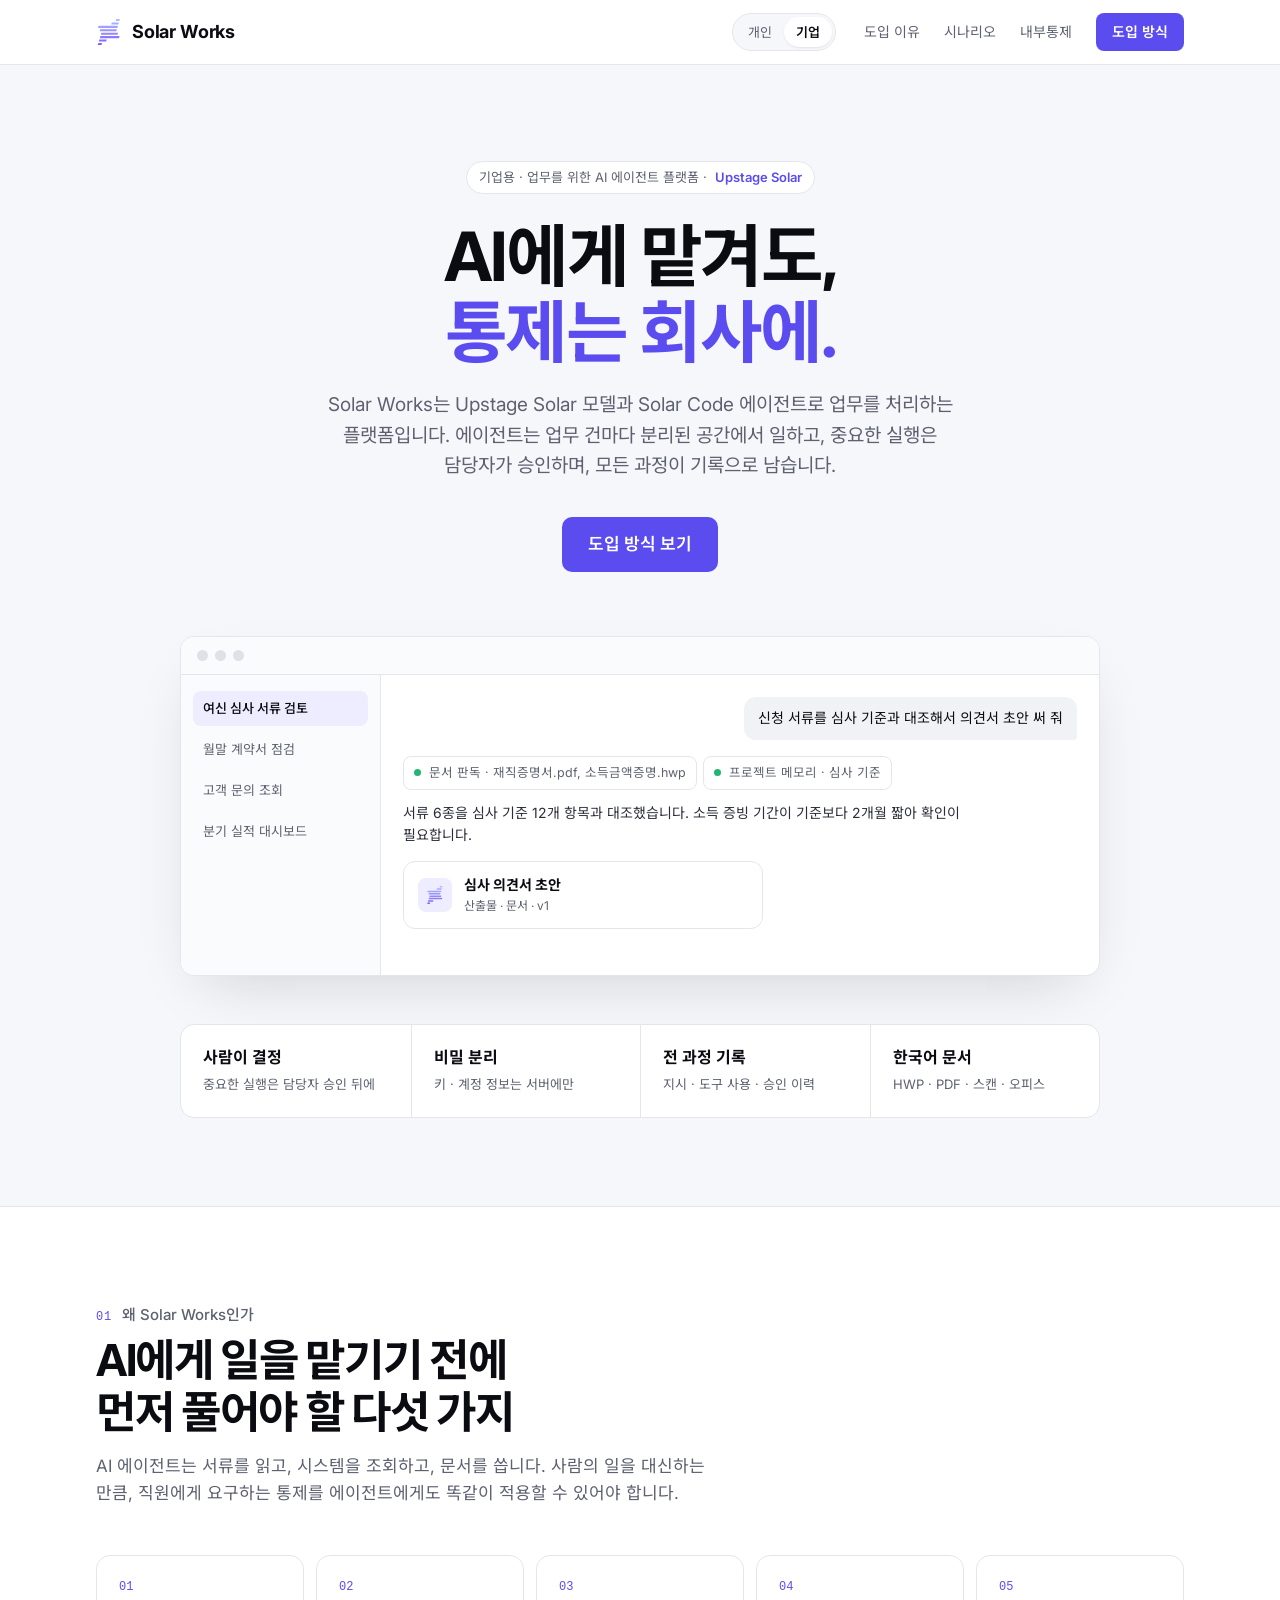
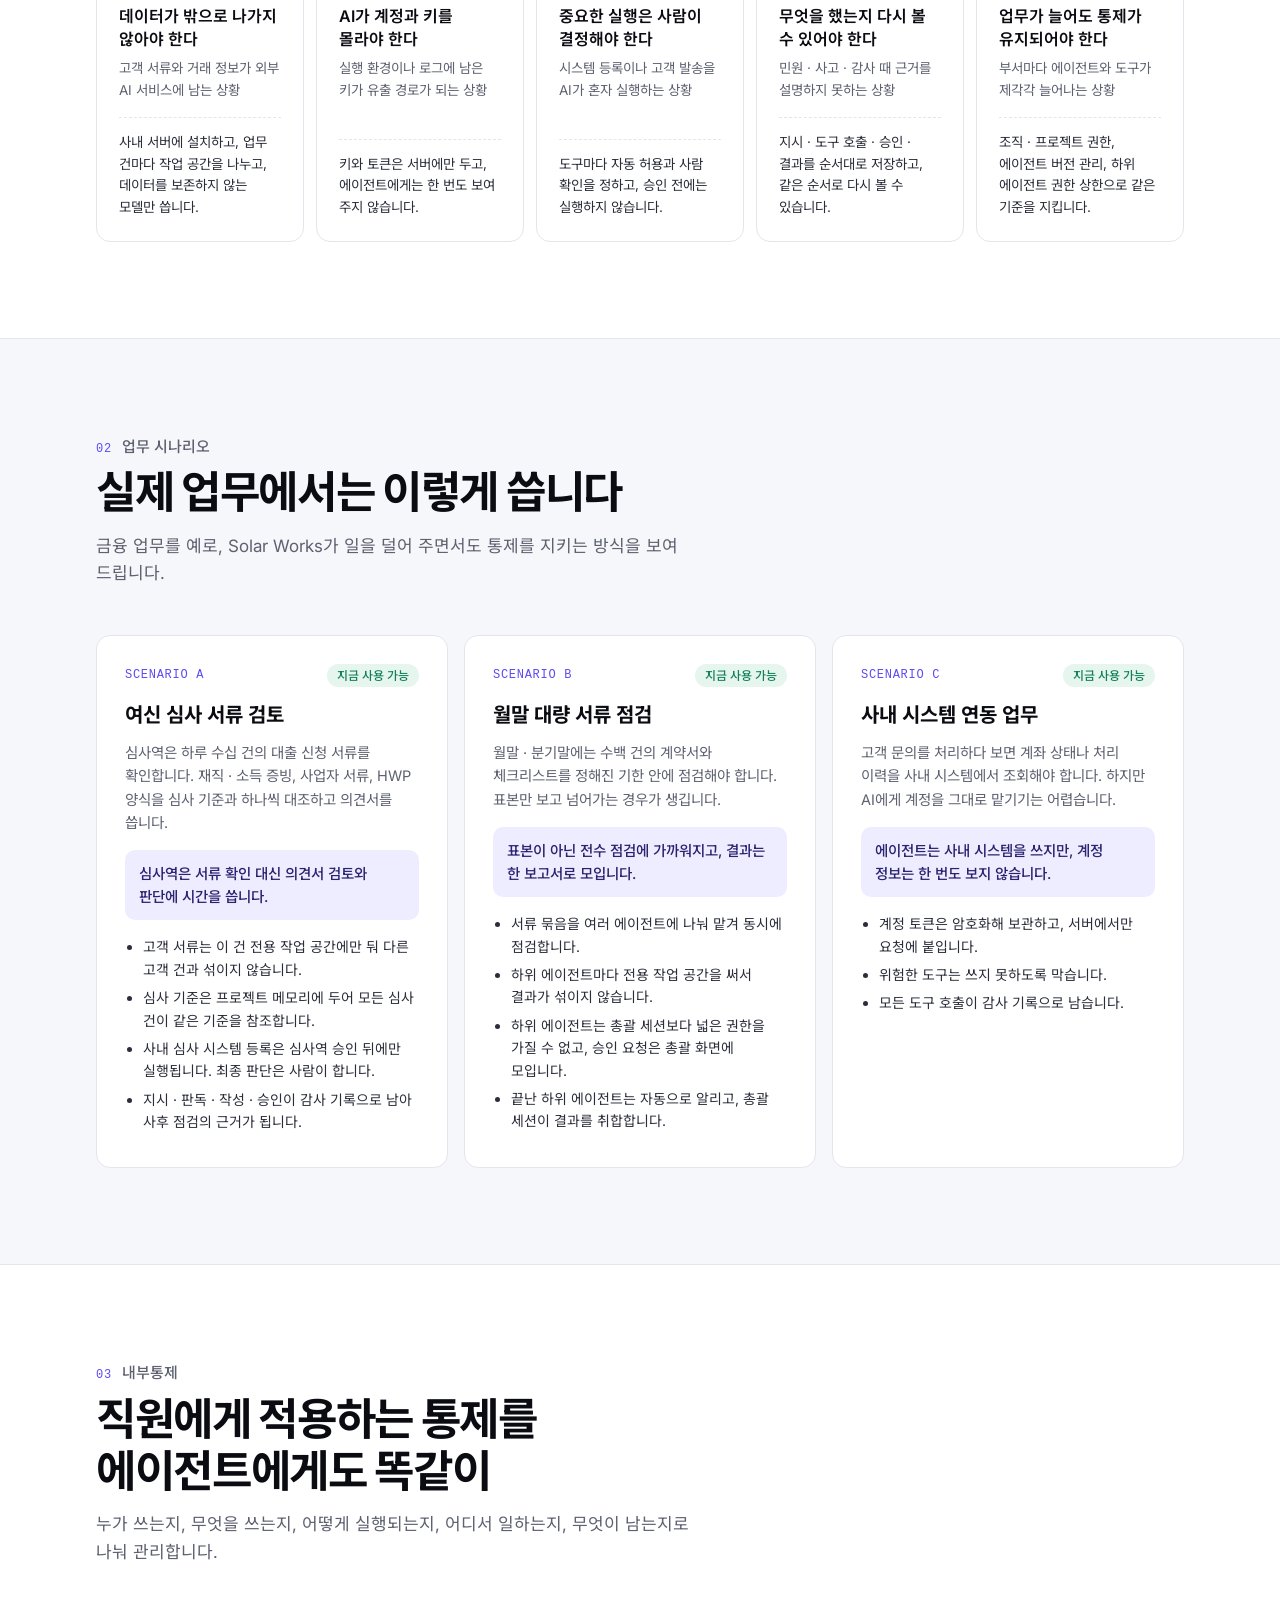
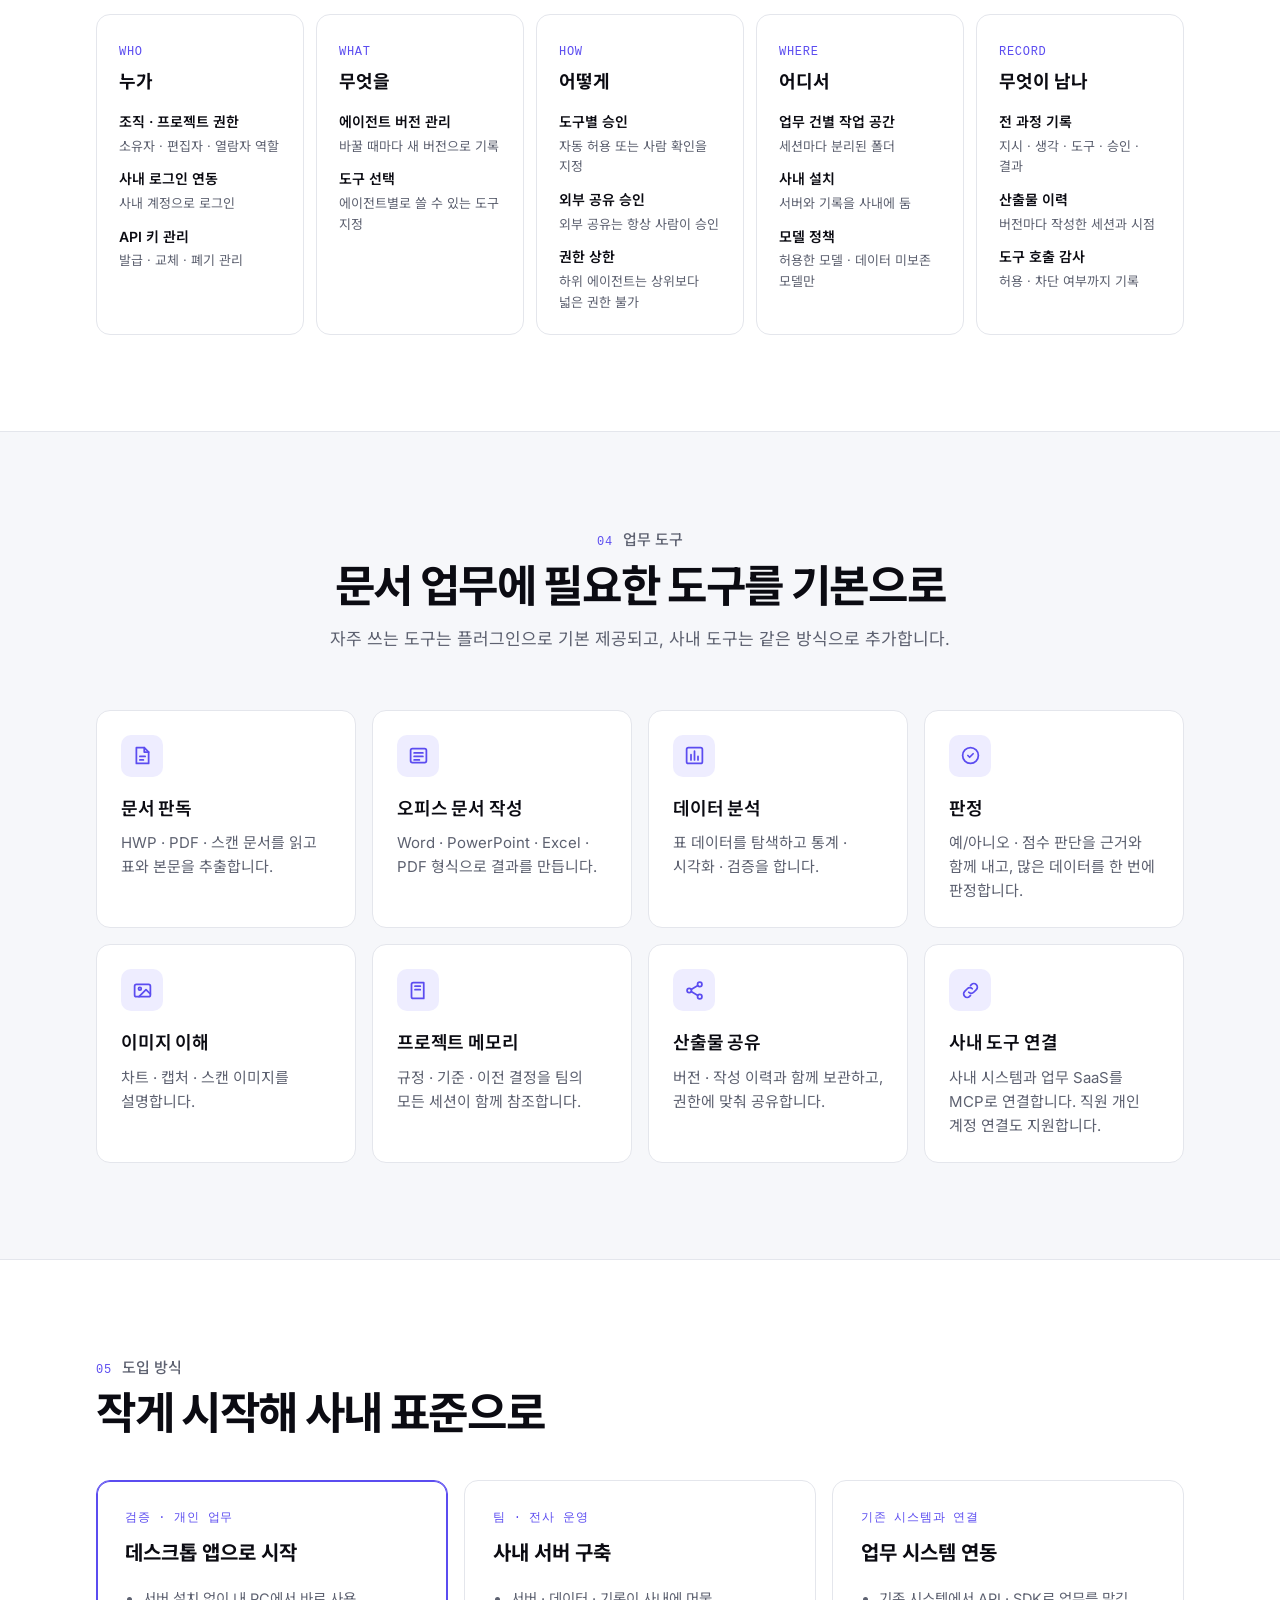
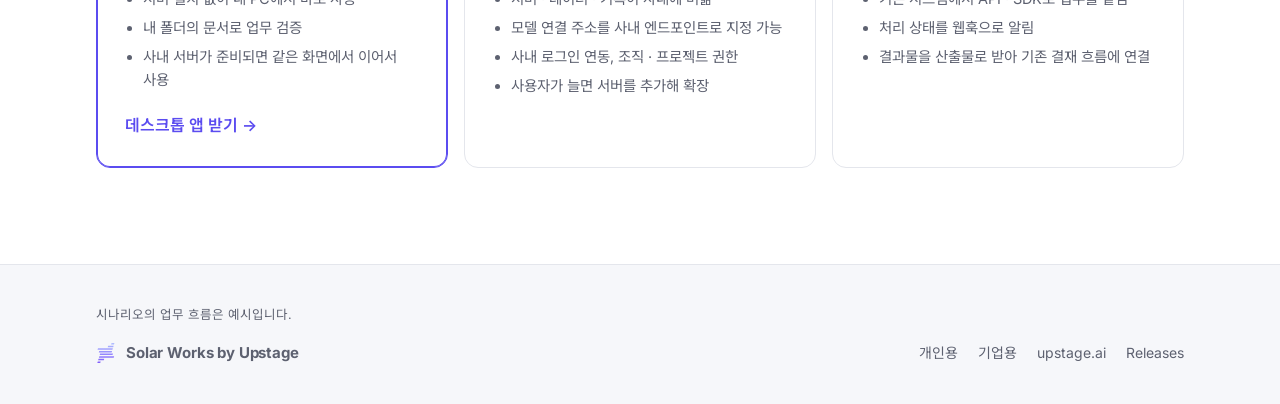
<file: docs/business.html>
<!doctype html>
<html lang="ko">
<head>
<meta charset="utf-8">
<meta name="viewport" content="width=device-width, initial-scale=1">
<title>Solar Works 기업용</title>
<meta name="description" content="업무를 위한 AI 에이전트 플랫폼. 업무 건별 작업 공간, 담당자 승인, 전 과정 기록, 사내 설치.">
<meta property="og:title" content="Solar Works 기업용">
<meta property="og:description" content="업무를 위한 AI 에이전트 플랫폼. 업무 건별 작업 공간, 담당자 승인, 전 과정 기록, 사내 설치.">
<meta property="og:image" content="https://upstageai.github.io/solar-work-release/assets/og-v3.png">
<link rel="icon" href="assets/logo.svg" type="image/svg+xml">
<link rel="preconnect" href="https://fonts.googleapis.com">
<link rel="preconnect" href="https://fonts.gstatic.com" crossorigin>
<link href="https://fonts.googleapis.com/css2?family=Inter:wght@400;500;600;700;800&family=Noto+Sans+KR:wght@400;500;700;800&display=swap" rel="stylesheet">
<link rel="stylesheet" href="assets/site.css">
</head>
<body>

<nav>
  <div class="wrap">
    <a class="brand" href="index.html"><img src="assets/logo.svg" alt="">Solar Works</a>
    <div class="nav-links">
      <span class="seg"><a href="index.html">개인</a><a href="business.html" class="on">기업</a></span>
      <a class="hide-sm" href="#why">도입 이유</a>
      <a class="hide-sm" href="#scenarios">시나리오</a>
      <a class="hide-sm" href="#control">내부통제</a>
      <a class="nav-cta" href="#adopt">도입 방식</a>
    </div>
  </div>
</nav>

<header class="hero">
  <div class="wrap">
    <span class="pill">기업용 · 업무를 위한 AI 에이전트 플랫폼 · <b>Upstage Solar</b></span>
    <h1>AI에게 맡겨도,<br><span class="g">통제는 회사에.</span></h1>
    <p class="lead">Solar Works는 Upstage Solar 모델과 Solar Code 에이전트로 업무를 처리하는 플랫폼입니다. 에이전트는 업무 건마다 분리된 공간에서 일하고, 중요한 실행은 담당자가 승인하며, 모든 과정이 기록으로 남습니다.</p>
    <div class="cta">
      <div class="cta-row">
        <a class="btn-primary" href="#adopt">도입 방식 보기</a>
      </div>
    </div>

    <div class="window" aria-hidden="true">
      <div class="win-bar"><i></i><i></i><i></i></div>
      <div class="win-body">
        <div class="win-side" id="win-side">
          <span class="on">여신 심사 서류 검토</span>
          <span>월말 계약서 점검</span>
          <span>고객 문의 조회</span>
          <span>분기 실적 대시보드</span>
        </div>
        <div class="win-main" id="win-main">
          <div class="msg-user">신청 서류를 심사 기준과 대조해서 의견서 초안 써 줘</div>
          <div class="msg-ai">
            <span class="tool">문서 판독 · 재직증명서.pdf, 소득금액증명.hwp</span><span class="tool">프로젝트 메모리 · 심사 기준</span>
            <p style="margin:10px 0 0">서류 6종을 심사 기준 12개 항목과 대조했습니다. 소득 증빙 기간이 기준보다 2개월 짧아 확인이 필요합니다.</p>
          </div>
          <div class="artifact"><div class="ic"></div><div><b>심사 의견서 초안</b><small>산출물 · 문서 · v1</small></div></div>
          <div class="approve"><span><b>심사 시스템 등록</b> · 담당자 승인 대기</span><span class="ap-btns"><i>거절</i><i class="ok">승인</i></span></div>
        </div>
      </div>
    </div>

    <div class="pillars">
      <div><b>사람이 결정</b><span>중요한 실행은 담당자 승인 뒤에</span></div>
      <div><b>비밀 분리</b><span>키 · 계정 정보는 서버에만</span></div>
      <div><b>전 과정 기록</b><span>지시 · 도구 사용 · 승인 이력</span></div>
      <div><b>한국어 문서</b><span>HWP · PDF · 스캔 · 오피스</span></div>
    </div>
  </div>
</header>

<section id="why">
  <div class="wrap">
    <div class="eyebrow"><span class="num">01</span> 왜 Solar Works인가</div>
    <h2>AI에게 일을 맡기기 전에<br>먼저 풀어야 할 다섯 가지</h2>
    <p class="sub">AI 에이전트는 서류를 읽고, 시스템을 조회하고, 문서를 씁니다. 사람의 일을 대신하는 만큼, 직원에게 요구하는 통제를 에이전트에게도 똑같이 적용할 수 있어야 합니다.</p>
    <div class="needs">
      <div class="need"><span class="num">01</span><h3>데이터가 밖으로 나가지 않아야 한다</h3><p class="q">고객 서류와 거래 정보가 외부 AI 서비스에 남는 상황</p><p class="a">사내 서버에 설치하고, 업무 건마다 작업 공간을 나누고, 데이터를 보존하지 않는 모델만 씁니다.</p></div>
      <div class="need"><span class="num">02</span><h3>AI가 계정과 키를 몰라야 한다</h3><p class="q">실행 환경이나 로그에 남은 키가 유출 경로가 되는 상황</p><p class="a">키와 토큰은 서버에만 두고, 에이전트에게는 한 번도 보여 주지 않습니다.</p></div>
      <div class="need"><span class="num">03</span><h3>중요한 실행은 사람이 결정해야 한다</h3><p class="q">시스템 등록이나 고객 발송을 AI가 혼자 실행하는 상황</p><p class="a">도구마다 자동 허용과 사람 확인을 정하고, 승인 전에는 실행하지 않습니다.</p></div>
      <div class="need"><span class="num">04</span><h3>무엇을 했는지 다시 볼 수 있어야 한다</h3><p class="q">민원 · 사고 · 감사 때 근거를 설명하지 못하는 상황</p><p class="a">지시 · 도구 호출 · 승인 · 결과를 순서대로 저장하고, 같은 순서로 다시 볼 수 있습니다.</p></div>
      <div class="need"><span class="num">05</span><h3>업무가 늘어도 통제가 유지되어야 한다</h3><p class="q">부서마다 에이전트와 도구가 제각각 늘어나는 상황</p><p class="a">조직 · 프로젝트 권한, 에이전트 버전 관리, 하위 에이전트 권한 상한으로 같은 기준을 지킵니다.</p></div>
    </div>
  </div>
</section>

<section class="band" id="scenarios">
  <div class="wrap">
    <div class="eyebrow"><span class="num">02</span> 업무 시나리오</div>
    <h2>실제 업무에서는 이렇게 씁니다</h2>
    <p class="sub">금융 업무를 예로, Solar Works가 일을 덜어 주면서도 통제를 지키는 방식을 보여 드립니다.</p>
    <div class="scenes">
      <article class="scene">
        <div class="scene-head"><span class="mono">SCENARIO A</span><span class="live">지금 사용 가능</span></div>
        <h3>여신 심사 서류 검토</h3>
        <p class="ctx">심사역은 하루 수십 건의 대출 신청 서류를 확인합니다. 재직 · 소득 증빙, 사업자 서류, HWP 양식을 심사 기준과 하나씩 대조하고 의견서를 씁니다.</p>
        <p class="gain">심사역은 서류 확인 대신 의견서 검토와 판단에 시간을 씁니다.</p>
        <ul>
          <li>고객 서류는 이 건 전용 작업 공간에만 둬 다른 고객 건과 섞이지 않습니다.</li>
          <li>심사 기준은 프로젝트 메모리에 두어 모든 심사 건이 같은 기준을 참조합니다.</li>
          <li>사내 심사 시스템 등록은 심사역 승인 뒤에만 실행됩니다. 최종 판단은 사람이 합니다.</li>
          <li>지시 · 판독 · 작성 · 승인이 감사 기록으로 남아 사후 점검의 근거가 됩니다.</li>
        </ul>
      </article>
      <article class="scene">
        <div class="scene-head"><span class="mono">SCENARIO B</span><span class="live">지금 사용 가능</span></div>
        <h3>월말 대량 서류 점검</h3>
        <p class="ctx">월말 · 분기말에는 수백 건의 계약서와 체크리스트를 정해진 기한 안에 점검해야 합니다. 표본만 보고 넘어가는 경우가 생깁니다.</p>
        <p class="gain">표본이 아닌 전수 점검에 가까워지고, 결과는 한 보고서로 모입니다.</p>
        <ul>
          <li>서류 묶음을 여러 에이전트에 나눠 맡겨 동시에 점검합니다.</li>
          <li>하위 에이전트마다 전용 작업 공간을 써서 결과가 섞이지 않습니다.</li>
          <li>하위 에이전트는 총괄 세션보다 넓은 권한을 가질 수 없고, 승인 요청은 총괄 화면에 모입니다.</li>
          <li>끝난 하위 에이전트는 자동으로 알리고, 총괄 세션이 결과를 취합합니다.</li>
        </ul>
      </article>
      <article class="scene">
        <div class="scene-head"><span class="mono">SCENARIO C</span><span class="live">지금 사용 가능</span></div>
        <h3>사내 시스템 연동 업무</h3>
        <p class="ctx">고객 문의를 처리하다 보면 계좌 상태나 처리 이력을 사내 시스템에서 조회해야 합니다. 하지만 AI에게 계정을 그대로 맡기기는 어렵습니다.</p>
        <p class="gain">에이전트는 사내 시스템을 쓰지만, 계정 정보는 한 번도 보지 않습니다.</p>
        <ul>
          <li>계정 토큰은 암호화해 보관하고, 서버에서만 요청에 붙입니다.</li>
          <li>위험한 도구는 쓰지 못하도록 막습니다.</li>
          <li>모든 도구 호출이 감사 기록으로 남습니다.</li>
        </ul>
      </article>
    </div>
  </div>
</section>

<section id="control">
  <div class="wrap">
    <div class="eyebrow"><span class="num">03</span> 내부통제</div>
    <h2>직원에게 적용하는 통제를<br>에이전트에게도 똑같이</h2>
    <p class="sub">누가 쓰는지, 무엇을 쓰는지, 어떻게 실행되는지, 어디서 일하는지, 무엇이 남는지로 나눠 관리합니다.</p>
    <div class="controls">
      <div class="ctl"><span class="mono">WHO</span><h3>누가</h3><dl><dt>조직 · 프로젝트 권한</dt><dd>소유자 · 편집자 · 열람자 역할</dd><dt>사내 로그인 연동</dt><dd>사내 계정으로 로그인</dd><dt>API 키 관리</dt><dd>발급 · 교체 · 폐기 관리</dd></dl></div>
      <div class="ctl"><span class="mono">WHAT</span><h3>무엇을</h3><dl><dt>에이전트 버전 관리</dt><dd>바꿀 때마다 새 버전으로 기록</dd><dt>도구 선택</dt><dd>에이전트별로 쓸 수 있는 도구 지정</dd></dl></div>
      <div class="ctl"><span class="mono">HOW</span><h3>어떻게</h3><dl><dt>도구별 승인</dt><dd>자동 허용 또는 사람 확인을 지정</dd><dt>외부 공유 승인</dt><dd>외부 공유는 항상 사람이 승인</dd><dt>권한 상한</dt><dd>하위 에이전트는 상위보다 넓은 권한 불가</dd></dl></div>
      <div class="ctl"><span class="mono">WHERE</span><h3>어디서</h3><dl><dt>업무 건별 작업 공간</dt><dd>세션마다 분리된 폴더</dd><dt>사내 설치</dt><dd>서버와 기록을 사내에 둠</dd><dt>모델 정책</dt><dd>허용한 모델 · 데이터 미보존 모델만</dd></dl></div>
      <div class="ctl"><span class="mono">RECORD</span><h3>무엇이 남나</h3><dl><dt>전 과정 기록</dt><dd>지시 · 생각 · 도구 · 승인 · 결과</dd><dt>산출물 이력</dt><dd>버전마다 작성한 세션과 시점</dd><dt>도구 호출 감사</dt><dd>허용 · 차단 여부까지 기록</dd></dl></div>
    </div>
  </div>
</section>

<section class="band" id="features">
  <div class="wrap center">
    <div class="eyebrow"><span class="num">04</span> 업무 도구</div>
    <h2>문서 업무에 필요한 도구를 기본으로</h2>
    <p class="sub">자주 쓰는 도구는 플러그인으로 기본 제공되고, 사내 도구는 같은 방식으로 추가합니다.</p>
  </div>
  <div class="wrap">
    <div class="grid grid-4">
      <div class="card"><div class="ico"><svg viewBox="0 0 24 24" fill="none" stroke="currentColor" stroke-width="2" stroke-linecap="round" stroke-linejoin="round"><path d="M14 3v5h5"/><path d="M5 3h9l5 5v13H5z"/><path d="M9 13h6M9 17h4"/></svg></div><h3>문서 판독</h3><p>HWP · PDF · 스캔 문서를 읽고 표와 본문을 추출합니다.</p></div>
      <div class="card"><div class="ico"><svg viewBox="0 0 24 24" fill="none" stroke="currentColor" stroke-width="2" stroke-linecap="round" stroke-linejoin="round"><rect x="3" y="4" width="18" height="16" rx="2"/><path d="M7 9h10M7 13h10M7 17h6"/></svg></div><h3>오피스 문서 작성</h3><p>Word · PowerPoint · Excel · PDF 형식으로 결과를 만듭니다.</p></div>
      <div class="card"><div class="ico"><svg viewBox="0 0 24 24" fill="none" stroke="currentColor" stroke-width="2" stroke-linecap="round" stroke-linejoin="round"><rect x="3" y="3" width="18" height="18" rx="2"/><path d="M8 17V11M12 17V7M16 17v-4"/></svg></div><h3>데이터 분석</h3><p>표 데이터를 탐색하고 통계 · 시각화 · 검증을 합니다.</p></div>
      <div class="card"><div class="ico"><svg viewBox="0 0 24 24" fill="none" stroke="currentColor" stroke-width="2" stroke-linecap="round" stroke-linejoin="round"><path d="m9 12 2 2 4-4"/><circle cx="12" cy="12" r="9"/></svg></div><h3>판정</h3><p>예/아니오 · 점수 판단을 근거와 함께 내고, 많은 데이터를 한 번에 판정합니다.</p></div>
      <div class="card"><div class="ico"><svg viewBox="0 0 24 24" fill="none" stroke="currentColor" stroke-width="2" stroke-linecap="round" stroke-linejoin="round"><rect x="3" y="5" width="18" height="14" rx="2"/><circle cx="9" cy="10" r="1.6"/><path d="m21 16-5-5-8 8"/></svg></div><h3>이미지 이해</h3><p>차트 · 캡처 · 스캔 이미지를 설명합니다.</p></div>
      <div class="card"><div class="ico"><svg viewBox="0 0 24 24" fill="none" stroke="currentColor" stroke-width="2" stroke-linecap="round" stroke-linejoin="round"><path d="M4 5a2 2 0 0 1 2-2h12v18H6a2 2 0 0 1-2-2z"/><path d="M8 7h6M8 11h6"/></svg></div><h3>프로젝트 메모리</h3><p>규정 · 기준 · 이전 결정을 팀의 모든 세션이 함께 참조합니다.</p></div>
      <div class="card"><div class="ico"><svg viewBox="0 0 24 24" fill="none" stroke="currentColor" stroke-width="2" stroke-linecap="round" stroke-linejoin="round"><circle cx="18" cy="5" r="2.5"/><circle cx="6" cy="12" r="2.5"/><circle cx="18" cy="19" r="2.5"/><path d="m8.2 10.8 7.6-4.4M8.2 13.2l7.6 4.4"/></svg></div><h3>산출물 공유</h3><p>버전 · 작성 이력과 함께 보관하고, 권한에 맞춰 공유합니다.</p></div>
      <div class="card"><div class="ico"><svg viewBox="0 0 24 24" fill="none" stroke="currentColor" stroke-width="2" stroke-linecap="round" stroke-linejoin="round"><path d="M10 14a4 4 0 0 0 5.66 0l3-3a4 4 0 0 0-5.66-5.66l-1 1"/><path d="M14 10a4 4 0 0 0-5.66 0l-3 3a4 4 0 0 0 5.66 5.66l1-1"/></svg></div><h3>사내 도구 연결</h3><p>사내 시스템과 업무 SaaS를 MCP로 연결합니다. 직원 개인 계정 연결도 지원합니다.</p></div>
    </div>
  </div>
</section>

<section id="adopt">
  <div class="wrap">
    <div class="eyebrow"><span class="num">05</span> 도입 방식</div>
    <h2>작게 시작해 사내 표준으로</h2>
    <div class="adopt">
      <div class="ad hl"><span class="mono">검증 · 개인 업무</span><h3>데스크톱 앱으로 시작</h3><ul><li>서버 설치 없이 내 PC에서 바로 사용</li><li>내 폴더의 문서로 업무 검증</li><li>사내 서버가 준비되면 같은 화면에서 이어서 사용</li></ul><a class="ad-cta" href="index.html#download">데스크톱 앱 받기 →</a></div>
      <div class="ad"><span class="mono">팀 · 전사 운영</span><h3>사내 서버 구축</h3><ul><li>서버 · 데이터 · 기록이 사내에 머묾</li><li>모델 연결 주소를 사내 엔드포인트로 지정 가능</li><li>사내 로그인 연동, 조직 · 프로젝트 권한</li><li>사용자가 늘면 서버를 추가해 확장</li></ul></div>
      <div class="ad"><span class="mono">기존 시스템과 연결</span><h3>업무 시스템 연동</h3><ul><li>기존 시스템에서 API · SDK로 업무를 맡김</li><li>처리 상태를 웹훅으로 알림</li><li>결과물을 산출물로 받아 기존 결재 흐름에 연결</li></ul></div>
    </div>
  </div>
</section>


<footer>
  <div class="wrap">
    <span class="page-note" style="flex-basis:100%">시나리오의 업무 흐름은 예시입니다.</span>
    <span class="brand" style="font-size:15px"><img src="assets/logo.svg" alt="" style="width:20px;height:20px">Solar Works by Upstage</span>
    <span style="display:flex;gap:20px;flex-wrap:wrap">
      <a href="index.html">개인용</a>
      <a href="business.html">기업용</a>
      <a href="https://www.upstage.ai/">upstage.ai</a>
      <a href="https://github.com/UpstageAI/solar-work-release/releases">Releases</a>
    </span>
  </div>
</footer>

<script>
window.SW_SCENES = [
    { ask: "신청 서류를 심사 기준과 대조해서 의견서 초안 써 줘",
      tools: ["문서 판독 · 재직증명서.pdf, 소득금액증명.hwp", "프로젝트 메모리 · 심사 기준"],
      answer: "서류 6종을 심사 기준 12개 항목과 대조했습니다. 소득 증빙 기간이 기준보다 2개월 짧아 확인이 필요합니다.",
      out: ["심사 의견서 초안", "산출물 · 문서 · v1"], approve: "심사 시스템 등록" },
    { ask: "이번 달 계약서 300건을 체크리스트대로 전부 점검해 줘",
      tools: ["하위 에이전트 · 서류 1–100", "하위 에이전트 · 서류 101–200", "하위 에이전트 · 서류 201–300"],
      answer: "하위 에이전트 3개가 300건을 나눠 점검했습니다. 서명 누락 4건, 기한 경과 2건을 찾았습니다.",
      out: ["월말 계약서 점검 보고서", "산출물 · 보고서"] },
    { ask: "이 고객 문의 건, 계좌 상태와 처리 이력 확인해 줘",
      tools: ["사내 시스템 · 계좌 조회", "사내 시스템 · 처리 이력 조회"],
      answer: "계좌는 정상입니다. 10월 8일 접수된 이체 한도 변경이 아직 처리 대기 중입니다.",
      out: ["고객 답변 초안", "산출물 · 문서"], approve: "고객 알림 발송" },
    { ask: "분기 실적 엑셀 세 개 합쳐서 지점별 대시보드 만들어 줘",
      tools: ["파일 읽기 · Q1.xlsx, Q2.xlsx, Q3.xlsx", "데이터 분석 · 집계"],
      answer: "지점 12곳의 분기별 실적을 정리했습니다. 3분기에 동남권 지점이 가장 크게 늘었습니다(+18%).",
      out: ["지점별 실적 대시보드", "산출물 · 대시보드"] }
];
</script>
<script src="assets/site.js"></script>
</body>
</html>
</file>
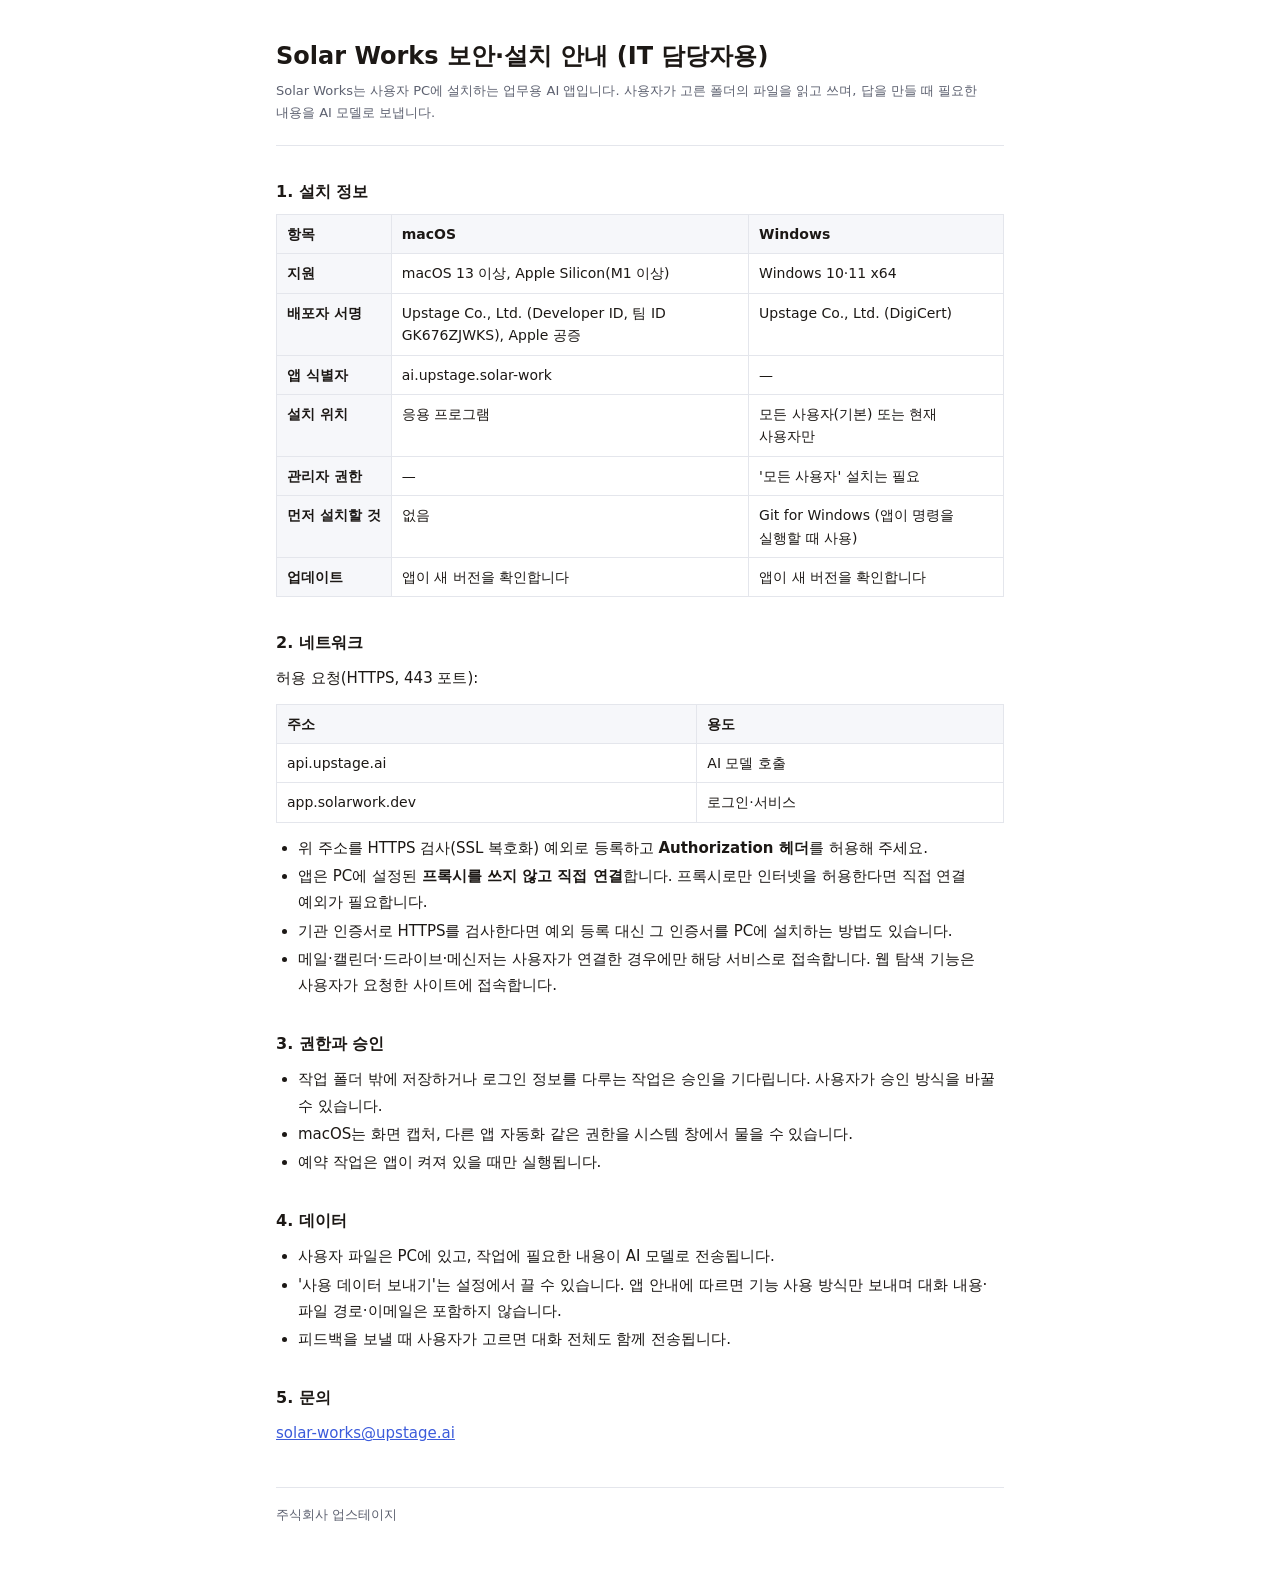
<file: docs/guide/it_security_install.html>
<!doctype html>
<html lang="ko">
<head>
<meta charset="utf-8">
<meta name="viewport" content="width=device-width, initial-scale=1">
<title>보안·설치 안내 (IT 담당자용) | Solar Works</title>
<style>
:root{color-scheme:light dark;--bg:#fff;--text:#1c1815;--muted:#5d6170;--line:#e4e6ec;--soft:#f6f7fa;--link:#3b5bdb}
@media (prefers-color-scheme:dark){:root{--bg:#16161a;--text:#ececf1;--muted:#a3a6b4;--line:#2e2f36;--soft:#1f2026;--link:#91a7ff}}
*{box-sizing:border-box}
body{margin:0;background:var(--bg);color:var(--text);font-family:-apple-system,BlinkMacSystemFont,"Apple SD Gothic Neo","Malgun Gothic","Noto Sans KR",system-ui,sans-serif;font-size:15px;line-height:1.75;word-break:keep-all;overflow-wrap:anywhere;-webkit-font-smoothing:antialiased}
main{max-width:760px;margin:0 auto;padding:40px 16px 64px}
h1{font-size:24px;line-height:1.4;margin:0 0 6px}
.meta{color:var(--muted);font-size:13px;margin:0 0 28px;padding-bottom:20px;border-bottom:1px solid var(--line)}
h2{font-size:16px;margin:32px 0 8px}
p,ul,ol{margin:0 0 12px}
ul,ol{padding-left:22px}
li{margin:2px 0}
a{color:var(--link)}
.table{overflow-x:auto;margin:0 0 12px}
table{width:100%;min-width:560px;border-collapse:collapse;font-size:14px;line-height:1.6}
th,td{border:1px solid var(--line);padding:8px 10px;text-align:left;vertical-align:top}
th{background:var(--soft);font-weight:600;white-space:nowrap}
.note{background:var(--soft);border-radius:8px;padding:12px 14px;font-size:14px}
footer{margin-top:40px;padding-top:16px;border-top:1px solid var(--line);color:var(--muted);font-size:13px}
</style>
</head>
<body>
<main>
<h1>Solar Works 보안·설치 안내 (IT 담당자용)</h1>
<p class="meta">Solar Works는 사용자 PC에 설치하는 업무용 AI 앱입니다. 사용자가 고른 폴더의 파일을 읽고 쓰며, 답을 만들 때 필요한 내용을 AI 모델로 보냅니다.</p>

<h2>1. 설치 정보</h2>
<div class="table"><table>
<thead><tr><th>항목</th><th>macOS</th><th>Windows</th></tr></thead>
<tbody>
<tr><th>지원</th><td>macOS 13 이상, Apple Silicon(M1 이상)</td><td>Windows 10·11 x64</td></tr>
<tr><th>배포자 서명</th><td>Upstage Co., Ltd. (Developer ID, 팀 ID GK676ZJWKS), Apple 공증</td><td>Upstage Co., Ltd. (DigiCert)</td></tr>
<tr><th>앱 식별자</th><td>ai.upstage.solar-work</td><td>—</td></tr>
<tr><th>설치 위치</th><td>응용 프로그램</td><td>모든 사용자(기본) 또는 현재 사용자만</td></tr>
<tr><th>관리자 권한</th><td>—</td><td>'모든 사용자' 설치는 필요</td></tr>
<tr><th>먼저 설치할 것</th><td>없음</td><td>Git for Windows (앱이 명령을 실행할 때 사용)</td></tr>
<tr><th>업데이트</th><td>앱이 새 버전을 확인합니다</td><td>앱이 새 버전을 확인합니다</td></tr>
</tbody>
</table></div>

<h2>2. 네트워크</h2>
<p>허용 요청(HTTPS, 443 포트):</p>
<div class="table"><table>
<thead><tr><th>주소</th><th>용도</th></tr></thead>
<tbody>
<tr><td>api.upstage.ai</td><td>AI 모델 호출</td></tr>
<tr><td>app.solarwork.dev</td><td>로그인·서비스</td></tr>
</tbody>
</table></div>
<ul>
<li>위 주소를 HTTPS 검사(SSL 복호화) 예외로 등록하고 <strong>Authorization 헤더</strong>를 허용해 주세요.</li>
<li>앱은 PC에 설정된 <strong>프록시를 쓰지 않고 직접 연결</strong>합니다. 프록시로만 인터넷을 허용한다면 직접 연결 예외가 필요합니다.</li>
<li>기관 인증서로 HTTPS를 검사한다면 예외 등록 대신 그 인증서를 PC에 설치하는 방법도 있습니다.</li>
<li>메일·캘린더·드라이브·메신저는 사용자가 연결한 경우에만 해당 서비스로 접속합니다. 웹 탐색 기능은 사용자가 요청한 사이트에 접속합니다.</li>
</ul>

<h2>3. 권한과 승인</h2>
<ul>
<li>작업 폴더 밖에 저장하거나 로그인 정보를 다루는 작업은 승인을 기다립니다. 사용자가 승인 방식을 바꿀 수 있습니다.</li>
<li>macOS는 화면 캡처, 다른 앱 자동화 같은 권한을 시스템 창에서 물을 수 있습니다.</li>
<li>예약 작업은 앱이 켜져 있을 때만 실행됩니다.</li>
</ul>

<h2>4. 데이터</h2>
<ul>
<li>사용자 파일은 PC에 있고, 작업에 필요한 내용이 AI 모델로 전송됩니다.</li>
<li>'사용 데이터 보내기'는 설정에서 끌 수 있습니다. 앱 안내에 따르면 기능 사용 방식만 보내며 대화 내용·파일 경로·이메일은 포함하지 않습니다.</li>
<li>피드백을 보낼 때 사용자가 고르면 대화 전체도 함께 전송됩니다.</li>
</ul>

<h2>5. 문의</h2>
<p><a href="mailto:solar-works@upstage.ai">solar-works@upstage.ai</a></p>
<footer>주식회사 업스테이지</footer>
</main>
</body>
</html>
</file>
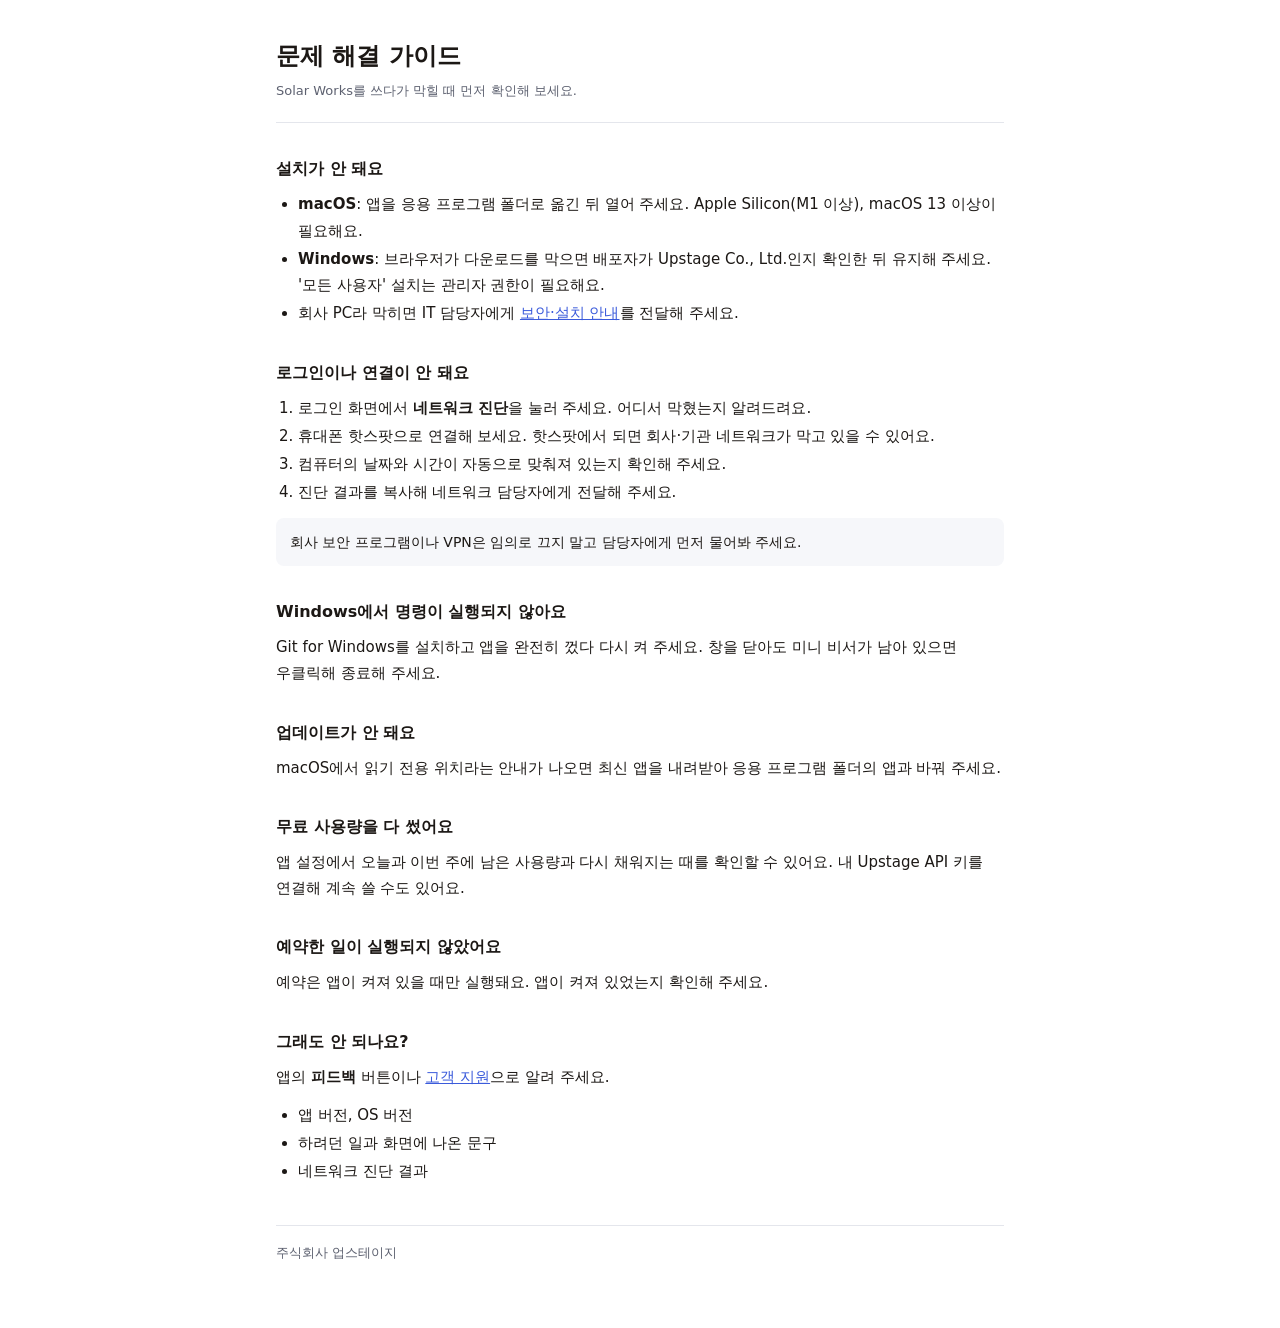
<file: docs/guide/troubleshooting.html>
<!doctype html>
<html lang="ko">
<head>
<meta charset="utf-8">
<meta name="viewport" content="width=device-width, initial-scale=1">
<title>문제 해결 가이드 | Solar Works</title>
<style>
:root{color-scheme:light dark;--bg:#fff;--text:#1c1815;--muted:#5d6170;--line:#e4e6ec;--soft:#f6f7fa;--link:#3b5bdb}
@media (prefers-color-scheme:dark){:root{--bg:#16161a;--text:#ececf1;--muted:#a3a6b4;--line:#2e2f36;--soft:#1f2026;--link:#91a7ff}}
*{box-sizing:border-box}
body{margin:0;background:var(--bg);color:var(--text);font-family:-apple-system,BlinkMacSystemFont,"Apple SD Gothic Neo","Malgun Gothic","Noto Sans KR",system-ui,sans-serif;font-size:15px;line-height:1.75;word-break:keep-all;overflow-wrap:anywhere;-webkit-font-smoothing:antialiased}
main{max-width:760px;margin:0 auto;padding:40px 16px 64px}
h1{font-size:24px;line-height:1.4;margin:0 0 6px}
.meta{color:var(--muted);font-size:13px;margin:0 0 28px;padding-bottom:20px;border-bottom:1px solid var(--line)}
h2{font-size:16px;margin:32px 0 8px}
p,ul,ol{margin:0 0 12px}
ul,ol{padding-left:22px}
li{margin:2px 0}
a{color:var(--link)}
.table{overflow-x:auto;margin:0 0 12px}
table{width:100%;min-width:560px;border-collapse:collapse;font-size:14px;line-height:1.6}
th,td{border:1px solid var(--line);padding:8px 10px;text-align:left;vertical-align:top}
th{background:var(--soft);font-weight:600;white-space:nowrap}
.note{background:var(--soft);border-radius:8px;padding:12px 14px;font-size:14px}
footer{margin-top:40px;padding-top:16px;border-top:1px solid var(--line);color:var(--muted);font-size:13px}
</style>
</head>
<body>
<main>
<h1>문제 해결 가이드</h1>
<p class="meta">Solar Works를 쓰다가 막힐 때 먼저 확인해 보세요.</p>

<h2>설치가 안 돼요</h2>
<ul>
<li><strong>macOS</strong>: 앱을 응용 프로그램 폴더로 옮긴 뒤 열어 주세요. Apple Silicon(M1 이상), macOS 13 이상이 필요해요.</li>
<li><strong>Windows</strong>: 브라우저가 다운로드를 막으면 배포자가 Upstage Co., Ltd.인지 확인한 뒤 유지해 주세요. '모든 사용자' 설치는 관리자 권한이 필요해요.</li>
<li>회사 PC라 막히면 IT 담당자에게 <a href="it_security_install.html">보안·설치 안내</a>를 전달해 주세요.</li>
</ul>

<h2>로그인이나 연결이 안 돼요</h2>
<ol>
<li>로그인 화면에서 <strong>네트워크 진단</strong>을 눌러 주세요. 어디서 막혔는지 알려드려요.</li>
<li>휴대폰 핫스팟으로 연결해 보세요. 핫스팟에서 되면 회사·기관 네트워크가 막고 있을 수 있어요.</li>
<li>컴퓨터의 날짜와 시간이 자동으로 맞춰져 있는지 확인해 주세요.</li>
<li>진단 결과를 복사해 네트워크 담당자에게 전달해 주세요.</li>
</ol>
<p class="note">회사 보안 프로그램이나 VPN은 임의로 끄지 말고 담당자에게 먼저 물어봐 주세요.</p>

<h2>Windows에서 명령이 실행되지 않아요</h2>
<p>Git for Windows를 설치하고 앱을 완전히 껐다 다시 켜 주세요. 창을 닫아도 미니 비서가 남아 있으면 우클릭해 종료해 주세요.</p>

<h2>업데이트가 안 돼요</h2>
<p>macOS에서 읽기 전용 위치라는 안내가 나오면 최신 앱을 내려받아 응용 프로그램 폴더의 앱과 바꿔 주세요.</p>

<h2>무료 사용량을 다 썼어요</h2>
<p>앱 설정에서 오늘과 이번 주에 남은 사용량과 다시 채워지는 때를 확인할 수 있어요. 내 Upstage API 키를 연결해 계속 쓸 수도 있어요.</p>

<h2>예약한 일이 실행되지 않았어요</h2>
<p>예약은 앱이 켜져 있을 때만 실행돼요. 앱이 켜져 있었는지 확인해 주세요.</p>

<h2>그래도 안 되나요?</h2>
<p>앱의 <strong>피드백</strong> 버튼이나 <a href="https://support.upstage.ai/">고객 지원</a>으로 알려 주세요.</p>
<ul>
<li>앱 버전, OS 버전</li>
<li>하려던 일과 화면에 나온 문구</li>
<li>네트워크 진단 결과</li>
</ul>
<footer>주식회사 업스테이지</footer>
</main>
</body>
</html>
</file>
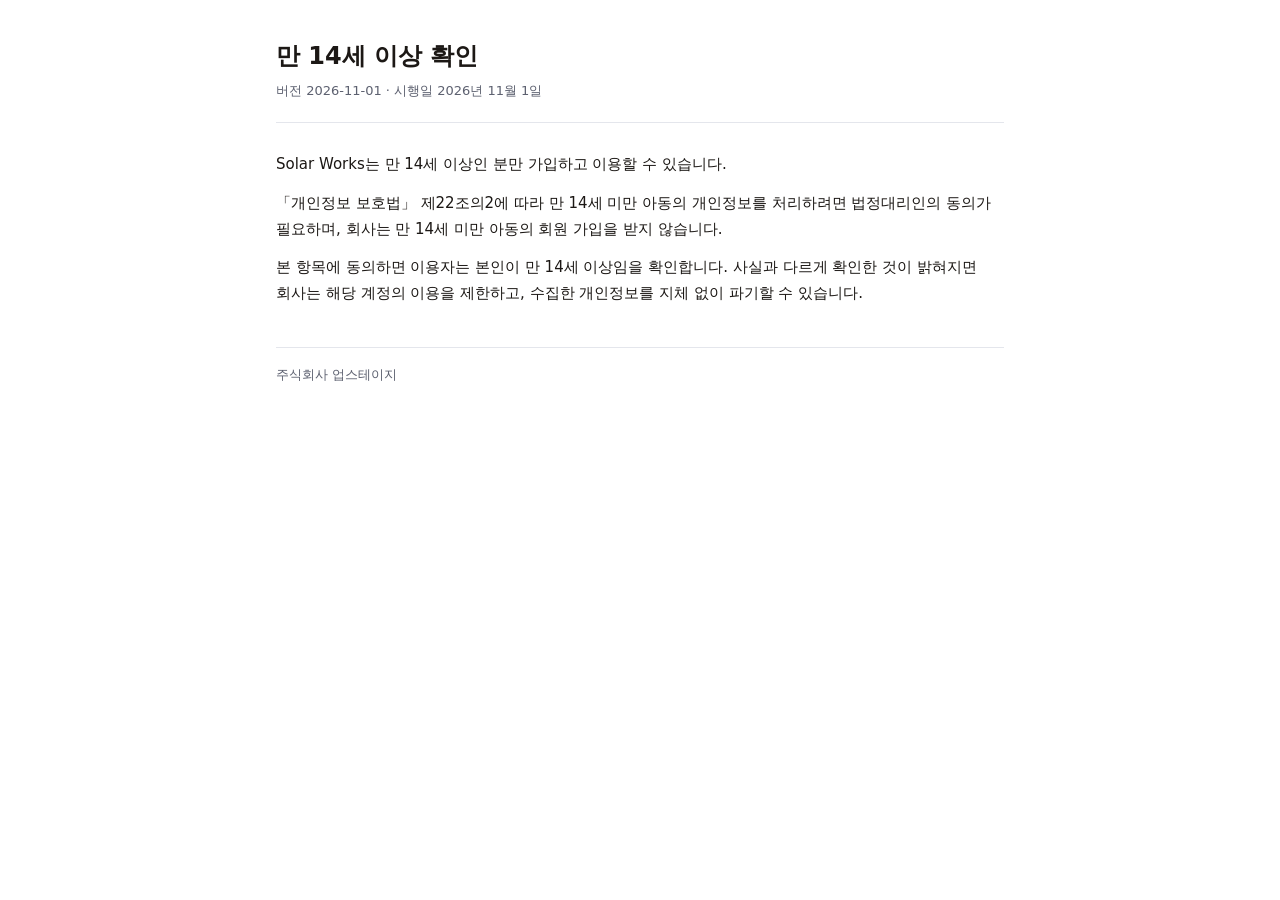
<file: docs/terms/age_14_or_over/2026-11-01.html>
<!doctype html>
<html lang="ko">
<head>
<meta charset="utf-8">
<meta name="viewport" content="width=device-width, initial-scale=1">
<title>만 14세 이상 확인 | Solar Works</title>
<style>
:root{color-scheme:light dark;--bg:#fff;--text:#1c1815;--muted:#5d6170;--line:#e4e6ec;--soft:#f6f7fa}
@media (prefers-color-scheme:dark){:root{--bg:#16161a;--text:#ececf1;--muted:#a3a6b4;--line:#2e2f36;--soft:#1f2026}}
*{box-sizing:border-box}
body{margin:0;background:var(--bg);color:var(--text);font-family:-apple-system,BlinkMacSystemFont,"Apple SD Gothic Neo","Malgun Gothic","Noto Sans KR",system-ui,sans-serif;font-size:15px;line-height:1.75;word-break:keep-all;overflow-wrap:anywhere;-webkit-font-smoothing:antialiased}
main{max-width:760px;margin:0 auto;padding:40px 16px 64px}
h1{font-size:24px;line-height:1.4;margin:0 0 6px}
.meta{display:flex;flex-wrap:wrap;align-items:center;justify-content:space-between;gap:8px 16px;color:var(--muted);font-size:13px;margin:0 0 28px;padding-bottom:20px;border-bottom:1px solid var(--line)}
.meta p{margin:0}
select{-webkit-appearance:none;appearance:none;font:inherit;color:var(--text);background-color:var(--bg);background-image:linear-gradient(45deg,transparent 50%,var(--muted) 50%),linear-gradient(135deg,var(--muted) 50%,transparent 50%);background-position:calc(100% - 17px) 55%,calc(100% - 12px) 55%;background-size:5px 5px;background-repeat:no-repeat;border:1px solid var(--line);border-radius:8px;padding:6px 34px 6px 12px;cursor:pointer}
h2{font-size:16px;margin:32px 0 8px}
p,ul,ol{margin:0 0 12px}
ul,ol{padding-left:22px}
li{margin:2px 0}
.table{overflow-x:auto;margin:0 0 12px}
table{width:100%;min-width:560px;border-collapse:collapse;font-size:14px;line-height:1.6}
th,td{border:1px solid var(--line);padding:8px 10px;text-align:left;vertical-align:top}
th{background:var(--soft);font-weight:600;white-space:nowrap}
.note{background:var(--soft);border-radius:8px;padding:12px 14px;font-size:14px}
footer{margin-top:40px;padding-top:16px;border-top:1px solid var(--line);color:var(--muted);font-size:13px}
</style>
</head>
<body>
<main>
<h1>만 14세 이상 확인</h1>
<div class="meta"><p>버전 2026-11-01 · 시행일 2026년 11월 1일</p><select id="versions" aria-label="약관 버전" hidden></select></div>
<p>Solar Works는 만 14세 이상인 분만 가입하고 이용할 수 있습니다.</p>
<p>「개인정보 보호법」 제22조의2에 따라 만 14세 미만 아동의 개인정보를 처리하려면 법정대리인의 동의가 필요하며, 회사는 만 14세 미만 아동의 회원 가입을 받지 않습니다.</p>
<p>본 항목에 동의하면 이용자는 본인이 만 14세 이상임을 확인합니다. 사실과 다르게 확인한 것이 밝혀지면 회사는 해당 계정의 이용을 제한하고, 수집한 개인정보를 지체 없이 파기할 수 있습니다.</p>
<footer>주식회사 업스테이지</footer>
</main>
<script>
// Fills the version picker from versions.json, so this file never changes when a new version is added.
(function () {
  var picker = document.getElementById("versions");
  var here = location.pathname.split("/").pop().replace(/\.html$/, "");
  fetch("versions.json").then(function (r) { return r.json(); }).then(function (list) {
    if (list.length < 2) return;
    list.forEach(function (v) { picker.add(new Option(v + " 시행", v, false, v === here)); });
    picker.hidden = false;
    picker.onchange = function () { location.href = picker.value + ".html"; };
  }).catch(function () {});
})();
</script>
</body>
</html>
</file>
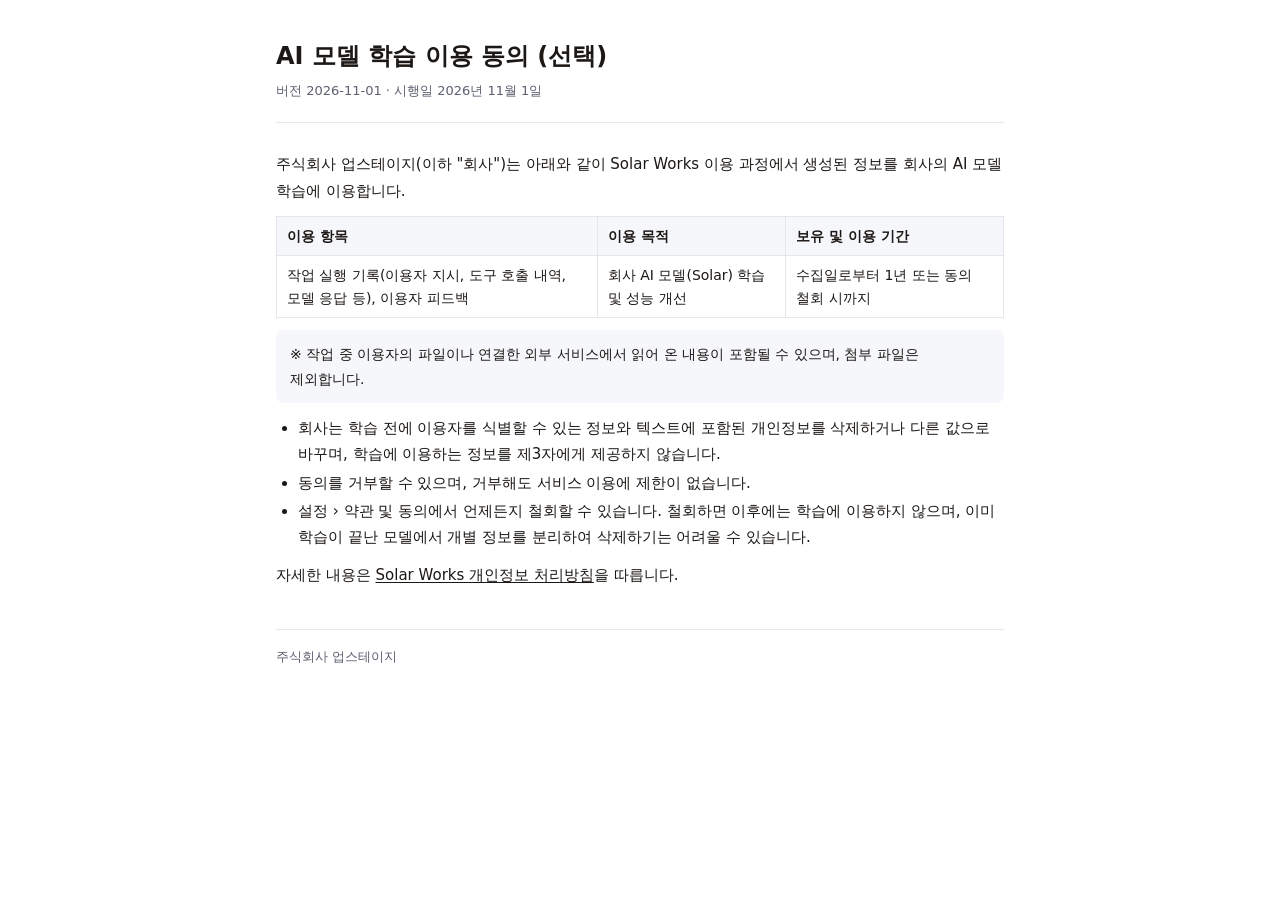
<file: docs/terms/ai_model_training/2026-11-01.html>
<!doctype html>
<html lang="ko">
<head>
<meta charset="utf-8">
<meta name="viewport" content="width=device-width, initial-scale=1">
<title>AI 모델 학습 이용 동의 | Solar Works</title>
<style>
:root{color-scheme:light dark;--bg:#fff;--text:#1c1815;--muted:#5d6170;--line:#e4e6ec;--soft:#f6f7fa}
@media (prefers-color-scheme:dark){:root{--bg:#16161a;--text:#ececf1;--muted:#a3a6b4;--line:#2e2f36;--soft:#1f2026}}
*{box-sizing:border-box}
body{margin:0;background:var(--bg);color:var(--text);font-family:-apple-system,BlinkMacSystemFont,"Apple SD Gothic Neo","Malgun Gothic","Noto Sans KR",system-ui,sans-serif;font-size:15px;line-height:1.75;word-break:keep-all;overflow-wrap:anywhere;-webkit-font-smoothing:antialiased}
main{max-width:760px;margin:0 auto;padding:40px 16px 64px}
h1{font-size:24px;line-height:1.4;margin:0 0 6px}
.meta{display:flex;flex-wrap:wrap;align-items:center;justify-content:space-between;gap:8px 16px;color:var(--muted);font-size:13px;margin:0 0 28px;padding-bottom:20px;border-bottom:1px solid var(--line)}
.meta p{margin:0}
select{-webkit-appearance:none;appearance:none;font:inherit;color:var(--text);background-color:var(--bg);background-image:linear-gradient(45deg,transparent 50%,var(--muted) 50%),linear-gradient(135deg,var(--muted) 50%,transparent 50%);background-position:calc(100% - 17px) 55%,calc(100% - 12px) 55%;background-size:5px 5px;background-repeat:no-repeat;border:1px solid var(--line);border-radius:8px;padding:6px 34px 6px 12px;cursor:pointer}
h2{font-size:16px;margin:32px 0 8px}
p,ul,ol{margin:0 0 12px}
ul,ol{padding-left:22px}
li{margin:2px 0}
.table{overflow-x:auto;margin:0 0 12px}
table{width:100%;min-width:560px;border-collapse:collapse;font-size:14px;line-height:1.6}
th,td{border:1px solid var(--line);padding:8px 10px;text-align:left;vertical-align:top}
th{background:var(--soft);font-weight:600;white-space:nowrap}
.note{background:var(--soft);border-radius:8px;padding:12px 14px;font-size:14px}
a{color:inherit;text-underline-offset:2px}
.ko{list-style-type:hangul}
table.wide{min-width:960px}
footer{margin-top:40px;padding-top:16px;border-top:1px solid var(--line);color:var(--muted);font-size:13px}
</style>
</head>
<body>
<main>
<h1>AI 모델 학습 이용 동의 (선택)</h1>
<div class="meta"><p>버전 2026-11-01 · 시행일 2026년 11월 1일</p><select id="versions" aria-label="약관 버전" hidden></select></div>
<p>주식회사 업스테이지(이하 "회사")는 아래와 같이 Solar Works 이용 과정에서 생성된 정보를 회사의 AI 모델 학습에 이용합니다.</p>

<div class="table"><table>
<thead><tr><th>이용 항목</th><th>이용 목적</th><th>보유 및 이용 기간</th></tr></thead>
<tbody>
<tr><td>작업 실행 기록(이용자 지시, 도구 호출 내역, 모델 응답 등), 이용자 피드백</td><td>회사 AI 모델(Solar) 학습 및 성능 개선</td><td>수집일로부터 1년 또는 동의 철회 시까지</td></tr>
</tbody>
</table></div>
<p class="note">※ 작업 중 이용자의 파일이나 연결한 외부 서비스에서 읽어 온 내용이 포함될 수 있으며, 첨부 파일은 제외합니다.</p>

<ul>
<li>회사는 학습 전에 이용자를 식별할 수 있는 정보와 텍스트에 포함된 개인정보를 삭제하거나 다른 값으로 바꾸며, 학습에 이용하는 정보를 제3자에게 제공하지 않습니다.</li>
<li>동의를 거부할 수 있으며, 거부해도 서비스 이용에 제한이 없습니다.</li>
<li>설정 › 약관 및 동의에서 언제든지 철회할 수 있습니다. 철회하면 이후에는 학습에 이용하지 않으며, 이미 학습이 끝난 모델에서 개별 정보를 분리하여 삭제하기는 어려울 수 있습니다.</li>
</ul>
<p>자세한 내용은 <a href="../privacy_policy/2026-11-01.html">Solar Works 개인정보 처리방침</a>을 따릅니다.</p>
<footer>주식회사 업스테이지</footer>
</main>
<script>
// Fills the version picker from versions.json, so this file never changes when a new version is added.
(function () {
  var picker = document.getElementById("versions");
  var here = location.pathname.split("/").pop().replace(/\.html$/, "");
  fetch("versions.json").then(function (r) { return r.json(); }).then(function (list) {
    if (list.length < 2) return;
    list.forEach(function (v) { picker.add(new Option(v + " 시행", v, false, v === here)); });
    picker.hidden = false;
    picker.onchange = function () { location.href = picker.value + ".html"; };
  }).catch(function () {});
})();
</script>
</body>
</html>
</file>
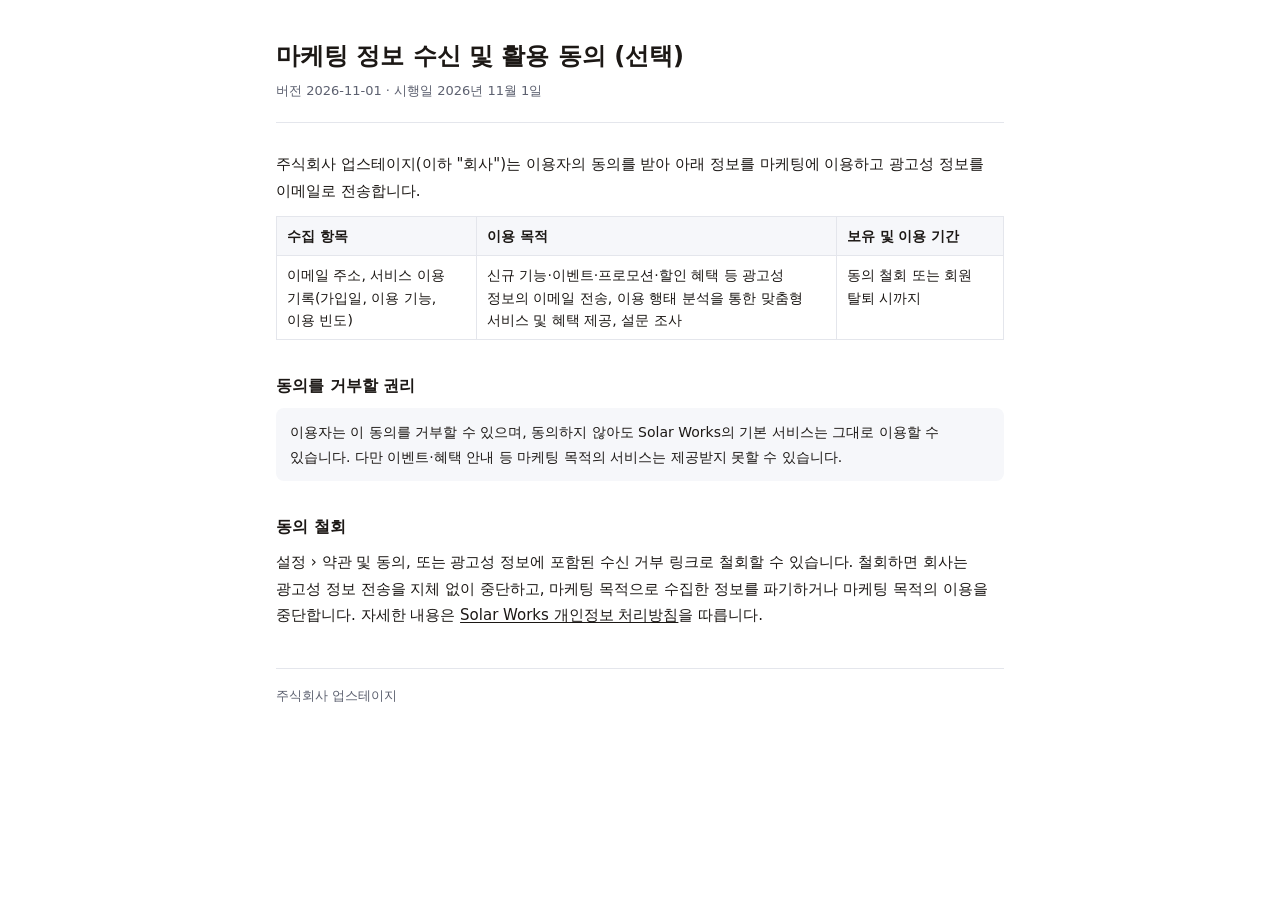
<file: docs/terms/privacy_marketing/2026-11-01.html>
<!doctype html>
<html lang="ko">
<head>
<meta charset="utf-8">
<meta name="viewport" content="width=device-width, initial-scale=1">
<title>마케팅 정보 수신 및 활용 동의 | Solar Works</title>
<style>
:root{color-scheme:light dark;--bg:#fff;--text:#1c1815;--muted:#5d6170;--line:#e4e6ec;--soft:#f6f7fa}
@media (prefers-color-scheme:dark){:root{--bg:#16161a;--text:#ececf1;--muted:#a3a6b4;--line:#2e2f36;--soft:#1f2026}}
*{box-sizing:border-box}
body{margin:0;background:var(--bg);color:var(--text);font-family:-apple-system,BlinkMacSystemFont,"Apple SD Gothic Neo","Malgun Gothic","Noto Sans KR",system-ui,sans-serif;font-size:15px;line-height:1.75;word-break:keep-all;overflow-wrap:anywhere;-webkit-font-smoothing:antialiased}
main{max-width:760px;margin:0 auto;padding:40px 16px 64px}
h1{font-size:24px;line-height:1.4;margin:0 0 6px}
.meta{display:flex;flex-wrap:wrap;align-items:center;justify-content:space-between;gap:8px 16px;color:var(--muted);font-size:13px;margin:0 0 28px;padding-bottom:20px;border-bottom:1px solid var(--line)}
.meta p{margin:0}
select{-webkit-appearance:none;appearance:none;font:inherit;color:var(--text);background-color:var(--bg);background-image:linear-gradient(45deg,transparent 50%,var(--muted) 50%),linear-gradient(135deg,var(--muted) 50%,transparent 50%);background-position:calc(100% - 17px) 55%,calc(100% - 12px) 55%;background-size:5px 5px;background-repeat:no-repeat;border:1px solid var(--line);border-radius:8px;padding:6px 34px 6px 12px;cursor:pointer}
h2{font-size:16px;margin:32px 0 8px}
p,ul,ol{margin:0 0 12px}
ul,ol{padding-left:22px}
li{margin:2px 0}
.table{overflow-x:auto;margin:0 0 12px}
table{width:100%;min-width:560px;border-collapse:collapse;font-size:14px;line-height:1.6}
th,td{border:1px solid var(--line);padding:8px 10px;text-align:left;vertical-align:top}
th{background:var(--soft);font-weight:600;white-space:nowrap}
.note{background:var(--soft);border-radius:8px;padding:12px 14px;font-size:14px}
a{color:inherit;text-underline-offset:2px}
.ko{list-style-type:hangul}
table.wide{min-width:960px}
footer{margin-top:40px;padding-top:16px;border-top:1px solid var(--line);color:var(--muted);font-size:13px}
</style>
</head>
<body>
<main>
<h1>마케팅 정보 수신 및 활용 동의 (선택)</h1>
<div class="meta"><p>버전 2026-11-01 · 시행일 2026년 11월 1일</p><select id="versions" aria-label="약관 버전" hidden></select></div>
<p>주식회사 업스테이지(이하 "회사")는 이용자의 동의를 받아 아래 정보를 마케팅에 이용하고 광고성 정보를 이메일로 전송합니다.</p>

<div class="table"><table>
<thead><tr><th>수집 항목</th><th>이용 목적</th><th>보유 및 이용 기간</th></tr></thead>
<tbody>
<tr><td>이메일 주소, 서비스 이용 기록(가입일, 이용 기능, 이용 빈도)</td><td>신규 기능·이벤트·프로모션·할인 혜택 등 광고성 정보의 이메일 전송, 이용 행태 분석을 통한 맞춤형 서비스 및 혜택 제공, 설문 조사</td><td>동의 철회 또는 회원 탈퇴 시까지</td></tr>
</tbody>
</table></div>

<h2>동의를 거부할 권리</h2>
<p class="note">이용자는 이 동의를 거부할 수 있으며, 동의하지 않아도 Solar Works의 기본 서비스는 그대로 이용할 수 있습니다. 다만 이벤트·혜택 안내 등 마케팅 목적의 서비스는 제공받지 못할 수 있습니다.</p>

<h2>동의 철회</h2>
<p>설정 › 약관 및 동의, 또는 광고성 정보에 포함된 수신 거부 링크로 철회할 수 있습니다. 철회하면 회사는 광고성 정보 전송을 지체 없이 중단하고, 마케팅 목적으로 수집한 정보를 파기하거나 마케팅 목적의 이용을 중단합니다. 자세한 내용은 <a href="../privacy_policy/2026-11-01.html">Solar Works 개인정보 처리방침</a>을 따릅니다.</p>
<footer>주식회사 업스테이지</footer>
</main>
<script>
// Fills the version picker from versions.json, so this file never changes when a new version is added.
(function () {
  var picker = document.getElementById("versions");
  var here = location.pathname.split("/").pop().replace(/\.html$/, "");
  fetch("versions.json").then(function (r) { return r.json(); }).then(function (list) {
    if (list.length < 2) return;
    list.forEach(function (v) { picker.add(new Option(v + " 시행", v, false, v === here)); });
    picker.hidden = false;
    picker.onchange = function () { location.href = picker.value + ".html"; };
  }).catch(function () {});
})();
</script>
</body>
</html>
</file>
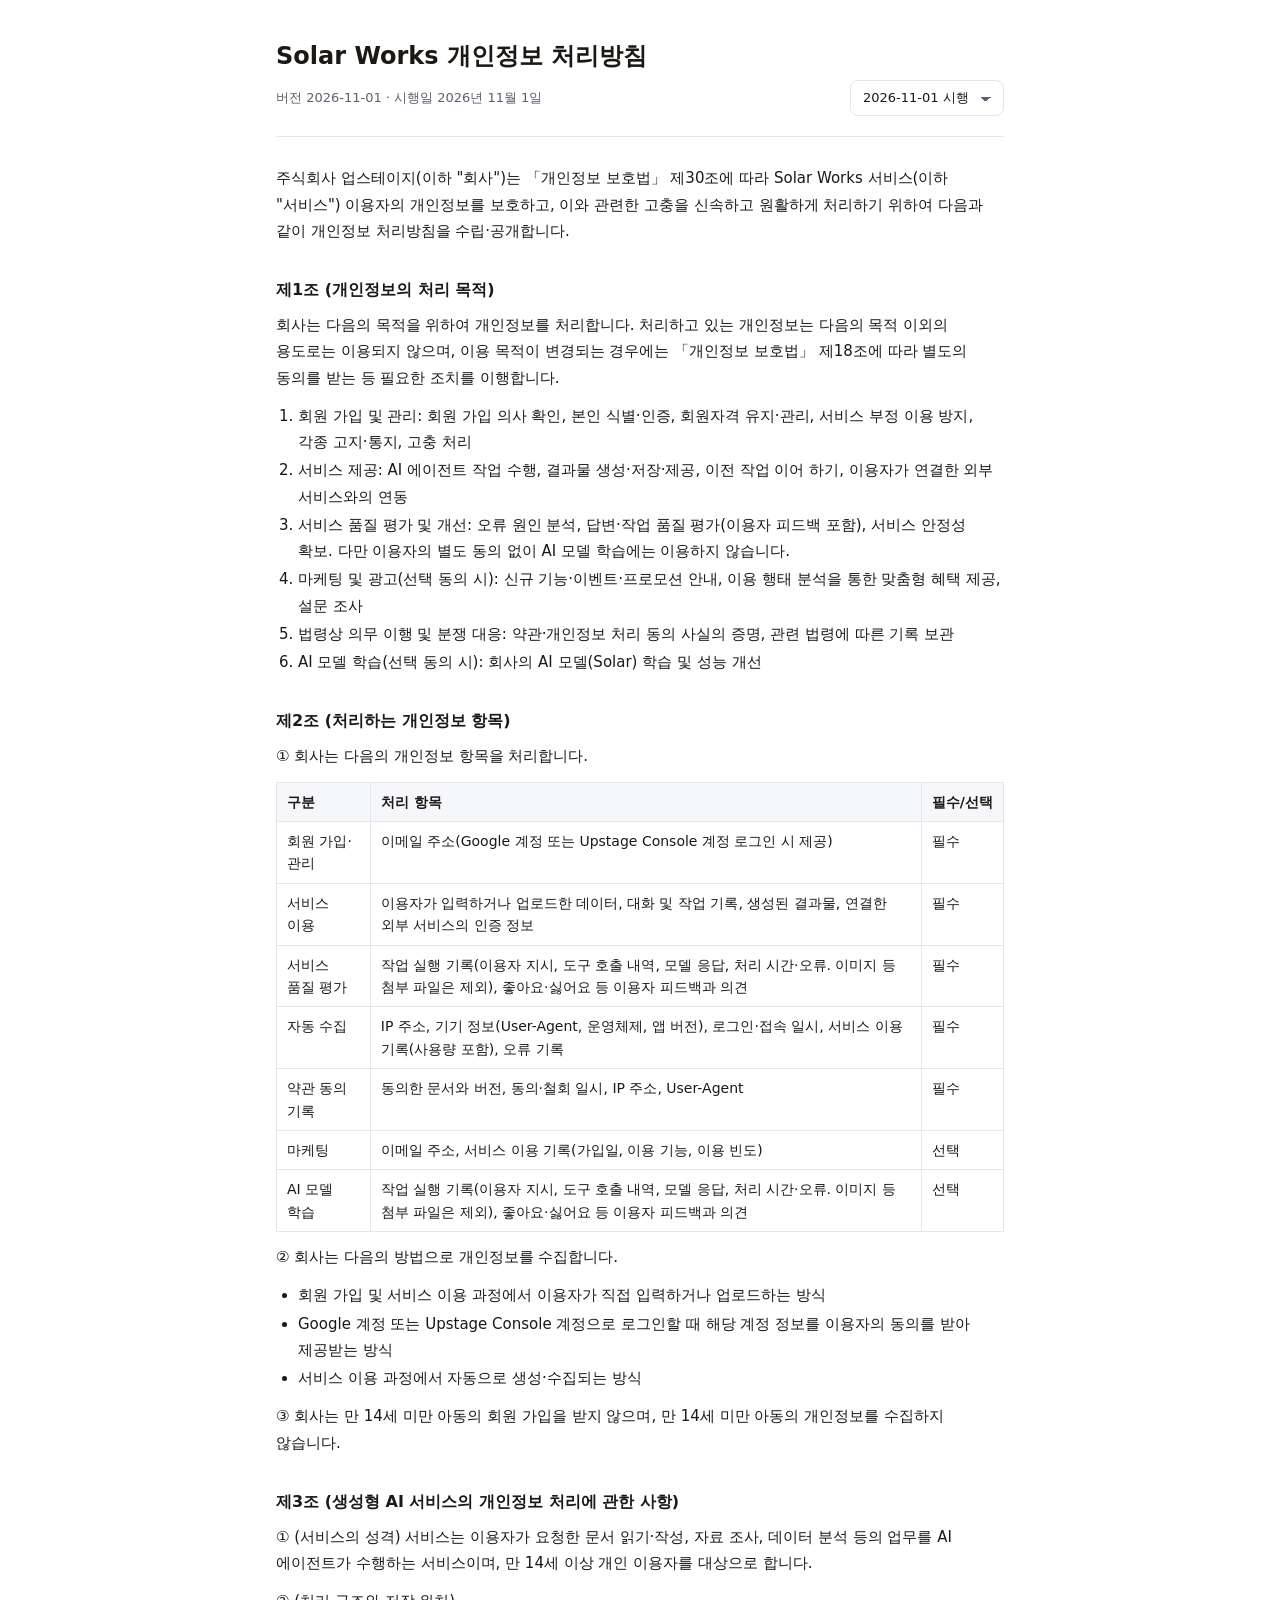
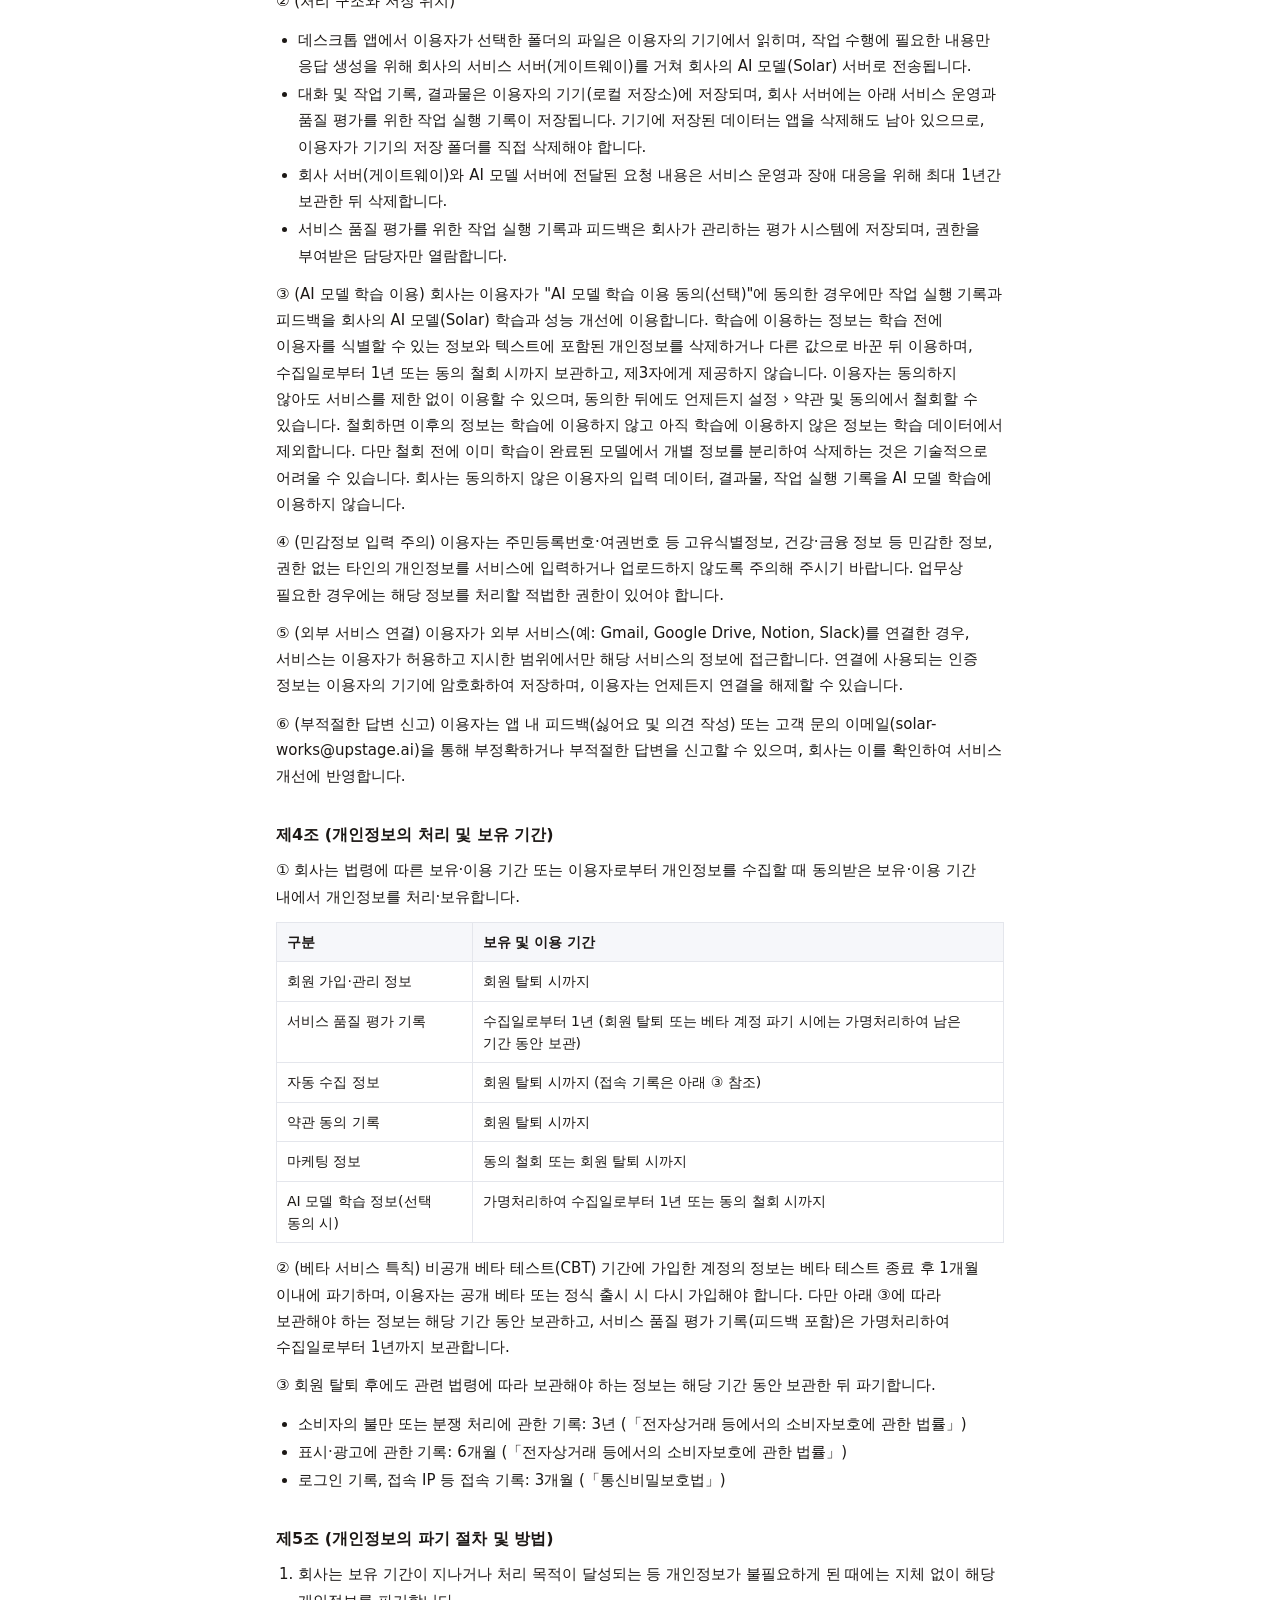
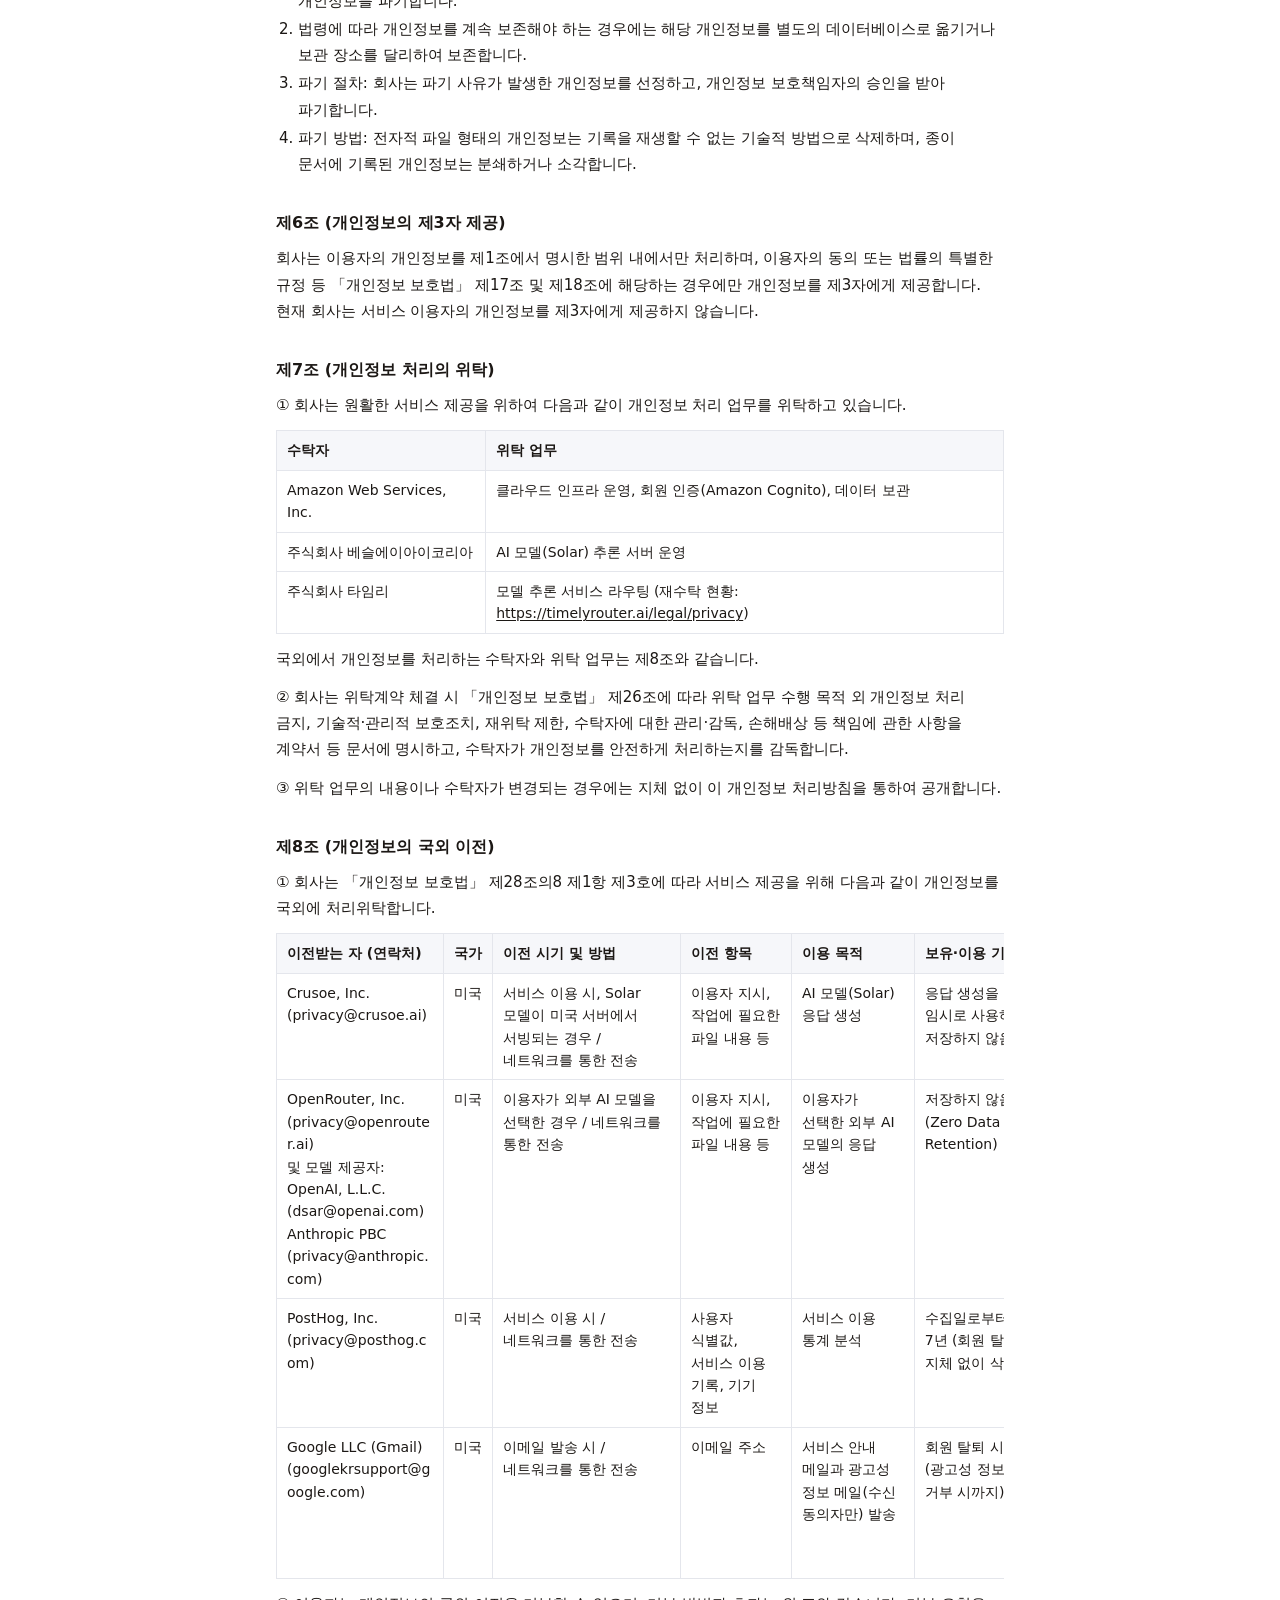
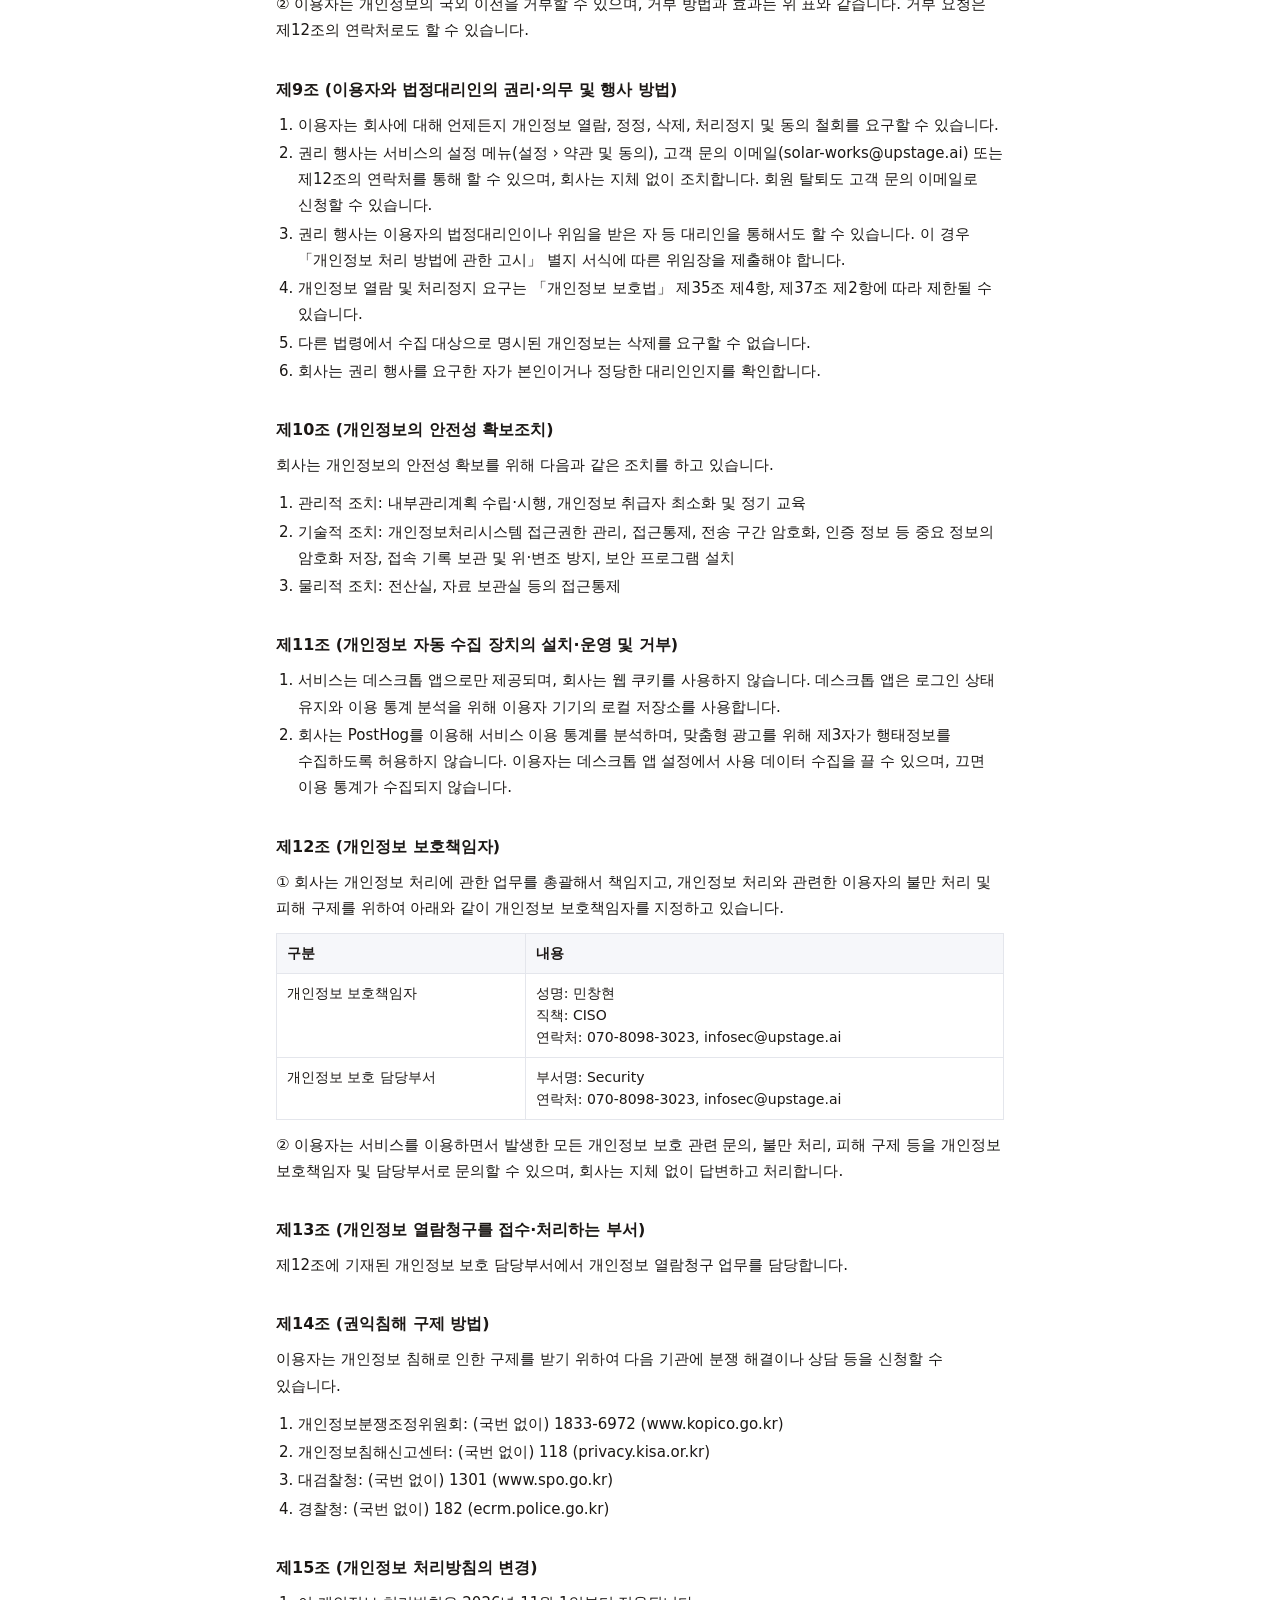
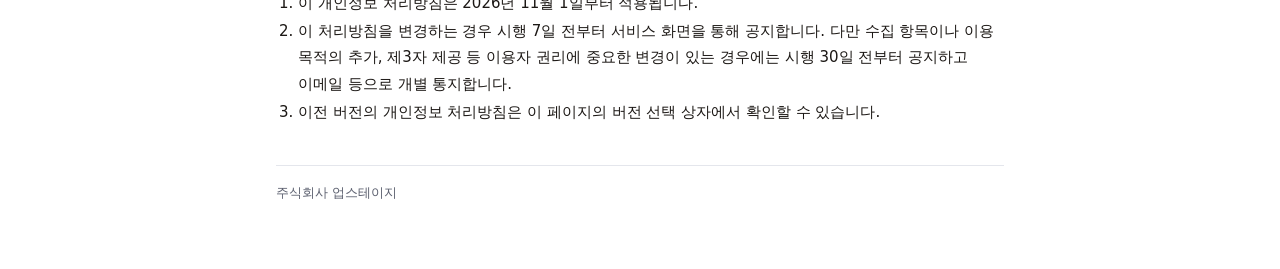
<file: docs/terms/privacy_policy/2026-11-01.html>
<!doctype html>
<html lang="ko">
<head>
<meta charset="utf-8">
<meta name="viewport" content="width=device-width, initial-scale=1">
<title>개인정보 처리방침 | Solar Works</title>
<style>
:root{color-scheme:light dark;--bg:#fff;--text:#1c1815;--muted:#5d6170;--line:#e4e6ec;--soft:#f6f7fa}
@media (prefers-color-scheme:dark){:root{--bg:#16161a;--text:#ececf1;--muted:#a3a6b4;--line:#2e2f36;--soft:#1f2026}}
*{box-sizing:border-box}
body{margin:0;background:var(--bg);color:var(--text);font-family:-apple-system,BlinkMacSystemFont,"Apple SD Gothic Neo","Malgun Gothic","Noto Sans KR",system-ui,sans-serif;font-size:15px;line-height:1.75;word-break:keep-all;overflow-wrap:anywhere;-webkit-font-smoothing:antialiased}
main{max-width:760px;margin:0 auto;padding:40px 16px 64px}
h1{font-size:24px;line-height:1.4;margin:0 0 6px}
.meta{display:flex;flex-wrap:wrap;align-items:center;justify-content:space-between;gap:8px 16px;color:var(--muted);font-size:13px;margin:0 0 28px;padding-bottom:20px;border-bottom:1px solid var(--line)}
.meta p{margin:0}
select{-webkit-appearance:none;appearance:none;font:inherit;color:var(--text);background-color:var(--bg);background-image:linear-gradient(45deg,transparent 50%,var(--muted) 50%),linear-gradient(135deg,var(--muted) 50%,transparent 50%);background-position:calc(100% - 17px) 55%,calc(100% - 12px) 55%;background-size:5px 5px;background-repeat:no-repeat;border:1px solid var(--line);border-radius:8px;padding:6px 34px 6px 12px;cursor:pointer}
h2{font-size:16px;margin:32px 0 8px}
p,ul,ol{margin:0 0 12px}
ul,ol{padding-left:22px}
li{margin:2px 0}
.table{overflow-x:auto;margin:0 0 12px}
table{width:100%;min-width:560px;border-collapse:collapse;font-size:14px;line-height:1.6}
th,td{border:1px solid var(--line);padding:8px 10px;text-align:left;vertical-align:top}
th{background:var(--soft);font-weight:600;white-space:nowrap}
.note{background:var(--soft);border-radius:8px;padding:12px 14px;font-size:14px}
a{color:inherit;text-underline-offset:2px}
.ko{list-style-type:hangul}
table.wide{min-width:960px}
footer{margin-top:40px;padding-top:16px;border-top:1px solid var(--line);color:var(--muted);font-size:13px}
</style>
</head>
<body>
<main>
<h1>Solar Works 개인정보 처리방침</h1>
<div class="meta"><p>버전 2026-11-01 · 시행일 2026년 11월 1일</p><select id="versions" aria-label="약관 버전" hidden></select></div>
<p>주식회사 업스테이지(이하 "회사")는 「개인정보 보호법」 제30조에 따라 Solar Works 서비스(이하 "서비스") 이용자의 개인정보를 보호하고, 이와 관련한 고충을 신속하고 원활하게 처리하기 위하여 다음과 같이 개인정보 처리방침을 수립·공개합니다.</p>

<h2>제1조 (개인정보의 처리 목적)</h2>
<p>회사는 다음의 목적을 위하여 개인정보를 처리합니다. 처리하고 있는 개인정보는 다음의 목적 이외의 용도로는 이용되지 않으며, 이용 목적이 변경되는 경우에는 「개인정보 보호법」 제18조에 따라 별도의 동의를 받는 등 필요한 조치를 이행합니다.</p>
<ol>
<li>회원 가입 및 관리: 회원 가입 의사 확인, 본인 식별·인증, 회원자격 유지·관리, 서비스 부정 이용 방지, 각종 고지·통지, 고충 처리</li>
<li>서비스 제공: AI 에이전트 작업 수행, 결과물 생성·저장·제공, 이전 작업 이어 하기, 이용자가 연결한 외부 서비스와의 연동</li>
<li>서비스 품질 평가 및 개선: 오류 원인 분석, 답변·작업 품질 평가(이용자 피드백 포함), 서비스 안정성 확보. 다만 이용자의 별도 동의 없이 AI 모델 학습에는 이용하지 않습니다.</li>
<li>마케팅 및 광고(선택 동의 시): 신규 기능·이벤트·프로모션 안내, 이용 행태 분석을 통한 맞춤형 혜택 제공, 설문 조사</li>
<li>법령상 의무 이행 및 분쟁 대응: 약관·개인정보 처리 동의 사실의 증명, 관련 법령에 따른 기록 보관</li>
<li>AI 모델 학습(선택 동의 시): 회사의 AI 모델(Solar) 학습 및 성능 개선</li>
</ol>

<h2>제2조 (처리하는 개인정보 항목)</h2>
<p>① 회사는 다음의 개인정보 항목을 처리합니다.</p>
<div class="table"><table>
<thead><tr><th>구분</th><th>처리 항목</th><th>필수/선택</th></tr></thead>
<tbody>
<tr><td>회원 가입·관리</td><td>이메일 주소(Google 계정 또는 Upstage Console 계정 로그인 시 제공)</td><td>필수</td></tr>
<tr><td>서비스 이용</td><td>이용자가 입력하거나 업로드한 데이터, 대화 및 작업 기록, 생성된 결과물, 연결한 외부 서비스의 인증 정보</td><td>필수</td></tr>
<tr><td>서비스 품질 평가</td><td>작업 실행 기록(이용자 지시, 도구 호출 내역, 모델 응답, 처리 시간·오류. 이미지 등 첨부 파일은 제외), 좋아요·싫어요 등 이용자 피드백과 의견</td><td>필수</td></tr>
<tr><td>자동 수집</td><td>IP 주소, 기기 정보(User-Agent, 운영체제, 앱 버전), 로그인·접속 일시, 서비스 이용 기록(사용량 포함), 오류 기록</td><td>필수</td></tr>
<tr><td>약관 동의 기록</td><td>동의한 문서와 버전, 동의·철회 일시, IP 주소, User-Agent</td><td>필수</td></tr>
<tr><td>마케팅</td><td>이메일 주소, 서비스 이용 기록(가입일, 이용 기능, 이용 빈도)</td><td>선택</td></tr>
<tr><td>AI 모델 학습</td><td>작업 실행 기록(이용자 지시, 도구 호출 내역, 모델 응답, 처리 시간·오류. 이미지 등 첨부 파일은 제외), 좋아요·싫어요 등 이용자 피드백과 의견</td><td>선택</td></tr>
</tbody>
</table></div>
<p>② 회사는 다음의 방법으로 개인정보를 수집합니다.</p>
<ul>
<li>회원 가입 및 서비스 이용 과정에서 이용자가 직접 입력하거나 업로드하는 방식</li>
<li>Google 계정 또는 Upstage Console 계정으로 로그인할 때 해당 계정 정보를 이용자의 동의를 받아 제공받는 방식</li>
<li>서비스 이용 과정에서 자동으로 생성·수집되는 방식</li>
</ul>
<p>③ 회사는 만 14세 미만 아동의 회원 가입을 받지 않으며, 만 14세 미만 아동의 개인정보를 수집하지 않습니다.</p>

<h2>제3조 (생성형 AI 서비스의 개인정보 처리에 관한 사항)</h2>
<p>① (서비스의 성격) 서비스는 이용자가 요청한 문서 읽기·작성, 자료 조사, 데이터 분석 등의 업무를 AI 에이전트가 수행하는 서비스이며, 만 14세 이상 개인 이용자를 대상으로 합니다.</p>
<p>② (처리 구조와 저장 위치)</p>
<ul>
<li>데스크톱 앱에서 이용자가 선택한 폴더의 파일은 이용자의 기기에서 읽히며, 작업 수행에 필요한 내용만 응답 생성을 위해 회사의 서비스 서버(게이트웨이)를 거쳐 회사의 AI 모델(Solar) 서버로 전송됩니다.</li>
<li>대화 및 작업 기록, 결과물은 이용자의 기기(로컬 저장소)에 저장되며, 회사 서버에는 아래 서비스 운영과 품질 평가를 위한 작업 실행 기록이 저장됩니다. 기기에 저장된 데이터는 앱을 삭제해도 남아 있으므로, 이용자가 기기의 저장 폴더를 직접 삭제해야 합니다.</li>
<li>회사 서버(게이트웨이)와 AI 모델 서버에 전달된 요청 내용은 서비스 운영과 장애 대응을 위해 최대 1년간 보관한 뒤 삭제합니다.</li>
<li>서비스 품질 평가를 위한 작업 실행 기록과 피드백은 회사가 관리하는 평가 시스템에 저장되며, 권한을 부여받은 담당자만 열람합니다.</li>
</ul>
<p>③ (AI 모델 학습 이용) 회사는 이용자가 "AI 모델 학습 이용 동의(선택)"에 동의한 경우에만 작업 실행 기록과 피드백을 회사의 AI 모델(Solar) 학습과 성능 개선에 이용합니다. 학습에 이용하는 정보는 학습 전에 이용자를 식별할 수 있는 정보와 텍스트에 포함된 개인정보를 삭제하거나 다른 값으로 바꾼 뒤 이용하며, 수집일로부터 1년 또는 동의 철회 시까지 보관하고, 제3자에게 제공하지 않습니다. 이용자는 동의하지 않아도 서비스를 제한 없이 이용할 수 있으며, 동의한 뒤에도 언제든지 설정 › 약관 및 동의에서 철회할 수 있습니다. 철회하면 이후의 정보는 학습에 이용하지 않고 아직 학습에 이용하지 않은 정보는 학습 데이터에서 제외합니다. 다만 철회 전에 이미 학습이 완료된 모델에서 개별 정보를 분리하여 삭제하는 것은 기술적으로 어려울 수 있습니다. 회사는 동의하지 않은 이용자의 입력 데이터, 결과물, 작업 실행 기록을 AI 모델 학습에 이용하지 않습니다.</p>
<p>④ (민감정보 입력 주의) 이용자는 주민등록번호·여권번호 등 고유식별정보, 건강·금융 정보 등 민감한 정보, 권한 없는 타인의 개인정보를 서비스에 입력하거나 업로드하지 않도록 주의해 주시기 바랍니다. 업무상 필요한 경우에는 해당 정보를 처리할 적법한 권한이 있어야 합니다.</p>
<p>⑤ (외부 서비스 연결) 이용자가 외부 서비스(예: Gmail, Google Drive, Notion, Slack)를 연결한 경우, 서비스는 이용자가 허용하고 지시한 범위에서만 해당 서비스의 정보에 접근합니다. 연결에 사용되는 인증 정보는 이용자의 기기에 암호화하여 저장하며, 이용자는 언제든지 연결을 해제할 수 있습니다.</p>
<p>⑥ (부적절한 답변 신고) 이용자는 앱 내 피드백(싫어요 및 의견 작성) 또는 고객 문의 이메일(solar-works@upstage.ai)을 통해 부정확하거나 부적절한 답변을 신고할 수 있으며, 회사는 이를 확인하여 서비스 개선에 반영합니다.</p>

<h2>제4조 (개인정보의 처리 및 보유 기간)</h2>
<p>① 회사는 법령에 따른 보유·이용 기간 또는 이용자로부터 개인정보를 수집할 때 동의받은 보유·이용 기간 내에서 개인정보를 처리·보유합니다.</p>
<div class="table"><table>
<thead><tr><th>구분</th><th>보유 및 이용 기간</th></tr></thead>
<tbody>
<tr><td>회원 가입·관리 정보</td><td>회원 탈퇴 시까지</td></tr>
<tr><td>서비스 품질 평가 기록</td><td>수집일로부터 1년 (회원 탈퇴 또는 베타 계정 파기 시에는 가명처리하여 남은 기간 동안 보관)</td></tr>
<tr><td>자동 수집 정보</td><td>회원 탈퇴 시까지 (접속 기록은 아래 ③ 참조)</td></tr>
<tr><td>약관 동의 기록</td><td>회원 탈퇴 시까지</td></tr>
<tr><td>마케팅 정보</td><td>동의 철회 또는 회원 탈퇴 시까지</td></tr>
<tr><td>AI 모델 학습 정보(선택 동의 시)</td><td>가명처리하여 수집일로부터 1년 또는 동의 철회 시까지</td></tr>
</tbody>
</table></div>
<p>② (베타 서비스 특칙) 비공개 베타 테스트(CBT) 기간에 가입한 계정의 정보는 베타 테스트 종료 후 1개월 이내에 파기하며, 이용자는 공개 베타 또는 정식 출시 시 다시 가입해야 합니다. 다만 아래 ③에 따라 보관해야 하는 정보는 해당 기간 동안 보관하고, 서비스 품질 평가 기록(피드백 포함)은 가명처리하여 수집일로부터 1년까지 보관합니다.</p>
<p>③ 회원 탈퇴 후에도 관련 법령에 따라 보관해야 하는 정보는 해당 기간 동안 보관한 뒤 파기합니다.</p>
<ul>
<li>소비자의 불만 또는 분쟁 처리에 관한 기록: 3년 (「전자상거래 등에서의 소비자보호에 관한 법률」)</li>
<li>표시·광고에 관한 기록: 6개월 (「전자상거래 등에서의 소비자보호에 관한 법률」)</li>
<li>로그인 기록, 접속 IP 등 접속 기록: 3개월 (「통신비밀보호법」)</li>
</ul>

<h2>제5조 (개인정보의 파기 절차 및 방법)</h2>
<ol>
<li>회사는 보유 기간이 지나거나 처리 목적이 달성되는 등 개인정보가 불필요하게 된 때에는 지체 없이 해당 개인정보를 파기합니다.</li>
<li>법령에 따라 개인정보를 계속 보존해야 하는 경우에는 해당 개인정보를 별도의 데이터베이스로 옮기거나 보관 장소를 달리하여 보존합니다.</li>
<li>파기 절차: 회사는 파기 사유가 발생한 개인정보를 선정하고, 개인정보 보호책임자의 승인을 받아 파기합니다.</li>
<li>파기 방법: 전자적 파일 형태의 개인정보는 기록을 재생할 수 없는 기술적 방법으로 삭제하며, 종이 문서에 기록된 개인정보는 분쇄하거나 소각합니다.</li>
</ol>

<h2>제6조 (개인정보의 제3자 제공)</h2>
<p>회사는 이용자의 개인정보를 제1조에서 명시한 범위 내에서만 처리하며, 이용자의 동의 또는 법률의 특별한 규정 등 「개인정보 보호법」 제17조 및 제18조에 해당하는 경우에만 개인정보를 제3자에게 제공합니다. 현재 회사는 서비스 이용자의 개인정보를 제3자에게 제공하지 않습니다.</p>

<h2>제7조 (개인정보 처리의 위탁)</h2>
<p>① 회사는 원활한 서비스 제공을 위하여 다음과 같이 개인정보 처리 업무를 위탁하고 있습니다.</p>
<div class="table"><table>
<thead><tr><th>수탁자</th><th>위탁 업무</th></tr></thead>
<tbody>
<tr><td>Amazon Web Services, Inc.</td><td>클라우드 인프라 운영, 회원 인증(Amazon Cognito), 데이터 보관</td></tr>
<tr><td>주식회사 베슬에이아이코리아</td><td>AI 모델(Solar) 추론 서버 운영</td></tr>
<tr><td>주식회사 타임리</td><td>모델 추론 서비스 라우팅 (재수탁 현황: <a href="https://timelyrouter.ai/legal/privacy">https://timelyrouter.ai/legal/privacy</a>)</td></tr>
</tbody>
</table></div>
<p>국외에서 개인정보를 처리하는 수탁자와 위탁 업무는 제8조와 같습니다.</p>
<p>② 회사는 위탁계약 체결 시 「개인정보 보호법」 제26조에 따라 위탁 업무 수행 목적 외 개인정보 처리 금지, 기술적·관리적 보호조치, 재위탁 제한, 수탁자에 대한 관리·감독, 손해배상 등 책임에 관한 사항을 계약서 등 문서에 명시하고, 수탁자가 개인정보를 안전하게 처리하는지를 감독합니다.</p>
<p>③ 위탁 업무의 내용이나 수탁자가 변경되는 경우에는 지체 없이 이 개인정보 처리방침을 통하여 공개합니다.</p>

<h2>제8조 (개인정보의 국외 이전)</h2>
<p>① 회사는 「개인정보 보호법」 제28조의8 제1항 제3호에 따라 서비스 제공을 위해 다음과 같이 개인정보를 국외에 처리위탁합니다.</p>
<div class="table"><table class="wide">
<thead><tr><th>이전받는 자 (연락처)</th><th>국가</th><th>이전 시기 및 방법</th><th>이전 항목</th><th>이용 목적</th><th>보유·이용 기간</th><th>거부 방법과 효과</th></tr></thead>
<tbody>
<tr><td>Crusoe, Inc.<br>(privacy@crusoe.ai)</td><td>미국</td><td>서비스 이용 시, Solar 모델이 미국 서버에서 서빙되는 경우 / 네트워크를 통한 전송</td><td>이용자 지시, 작업에 필요한 파일 내용 등</td><td>AI 모델(Solar) 응답 생성</td><td>응답 생성을 위해 임시로 사용하고 저장하지 않음</td><td>회원 탈퇴. 거부하면 서비스를 이용할 수 없음</td></tr>
<tr><td>OpenRouter, Inc.<br>(privacy@openrouter.ai)<br>및 모델 제공자:<br>OpenAI, L.L.C.<br>(dsar@openai.com)<br>Anthropic PBC<br>(privacy@anthropic.com)</td><td>미국</td><td>이용자가 외부 AI 모델을 선택한 경우 / 네트워크를 통한 전송</td><td>이용자 지시, 작업에 필요한 파일 내용 등</td><td>이용자가 선택한 외부 AI 모델의 응답 생성</td><td>저장하지 않음 (Zero Data Retention)</td><td>Solar 모델 선택. 거부해도 서비스 이용에 제한 없음</td></tr>
<tr><td>PostHog, Inc.<br>(privacy@posthog.com)</td><td>미국</td><td>서비스 이용 시 / 네트워크를 통한 전송</td><td>사용자 식별값, 서비스 이용 기록, 기기 정보</td><td>서비스 이용 통계 분석</td><td>수집일로부터 최대 7년 (회원 탈퇴 시 지체 없이 삭제)</td><td>앱 설정에서 사용 데이터 수집 끄기. 거부해도 서비스 이용에 제한 없음</td></tr>
<tr><td>Google LLC (Gmail)<br>(googlekrsupport@google.com)</td><td>미국</td><td>이메일 발송 시 / 네트워크를 통한 전송</td><td>이메일 주소</td><td>서비스 안내 메일과 광고성 정보 메일(수신 동의자만) 발송</td><td>회원 탈퇴 시까지 (광고성 정보는 수신 거부 시까지)</td><td>서비스 안내: 회원 탈퇴. 거부하면 서비스를 이용할 수 없음<br>광고: 수신 거부. 거부해도 서비스 이용에 제한 없음</td></tr>
</tbody>
</table></div>
<p>② 이용자는 개인정보의 국외 이전을 거부할 수 있으며, 거부 방법과 효과는 위 표와 같습니다. 거부 요청은 제12조의 연락처로도 할 수 있습니다.</p>

<h2>제9조 (이용자와 법정대리인의 권리·의무 및 행사 방법)</h2>
<ol>
<li>이용자는 회사에 대해 언제든지 개인정보 열람, 정정, 삭제, 처리정지 및 동의 철회를 요구할 수 있습니다.</li>
<li>권리 행사는 서비스의 설정 메뉴(설정 › 약관 및 동의), 고객 문의 이메일(solar-works@upstage.ai) 또는 제12조의 연락처를 통해 할 수 있으며, 회사는 지체 없이 조치합니다. 회원 탈퇴도 고객 문의 이메일로 신청할 수 있습니다.</li>
<li>권리 행사는 이용자의 법정대리인이나 위임을 받은 자 등 대리인을 통해서도 할 수 있습니다. 이 경우 「개인정보 처리 방법에 관한 고시」 별지 서식에 따른 위임장을 제출해야 합니다.</li>
<li>개인정보 열람 및 처리정지 요구는 「개인정보 보호법」 제35조 제4항, 제37조 제2항에 따라 제한될 수 있습니다.</li>
<li>다른 법령에서 수집 대상으로 명시된 개인정보는 삭제를 요구할 수 없습니다.</li>
<li>회사는 권리 행사를 요구한 자가 본인이거나 정당한 대리인인지를 확인합니다.</li>
</ol>

<h2>제10조 (개인정보의 안전성 확보조치)</h2>
<p>회사는 개인정보의 안전성 확보를 위해 다음과 같은 조치를 하고 있습니다.</p>
<ol>
<li>관리적 조치: 내부관리계획 수립·시행, 개인정보 취급자 최소화 및 정기 교육</li>
<li>기술적 조치: 개인정보처리시스템 접근권한 관리, 접근통제, 전송 구간 암호화, 인증 정보 등 중요 정보의 암호화 저장, 접속 기록 보관 및 위·변조 방지, 보안 프로그램 설치</li>
<li>물리적 조치: 전산실, 자료 보관실 등의 접근통제</li>
</ol>

<h2>제11조 (개인정보 자동 수집 장치의 설치·운영 및 거부)</h2>
<ol>
<li>서비스는 데스크톱 앱으로만 제공되며, 회사는 웹 쿠키를 사용하지 않습니다. 데스크톱 앱은 로그인 상태 유지와 이용 통계 분석을 위해 이용자 기기의 로컬 저장소를 사용합니다.</li>
<li>회사는 PostHog를 이용해 서비스 이용 통계를 분석하며, 맞춤형 광고를 위해 제3자가 행태정보를 수집하도록 허용하지 않습니다. 이용자는 데스크톱 앱 설정에서 사용 데이터 수집을 끌 수 있으며, 끄면 이용 통계가 수집되지 않습니다.</li>
</ol>

<h2>제12조 (개인정보 보호책임자)</h2>
<p>① 회사는 개인정보 처리에 관한 업무를 총괄해서 책임지고, 개인정보 처리와 관련한 이용자의 불만 처리 및 피해 구제를 위하여 아래와 같이 개인정보 보호책임자를 지정하고 있습니다.</p>
<div class="table"><table>
<thead><tr><th>구분</th><th>내용</th></tr></thead>
<tbody>
<tr><td>개인정보 보호책임자</td><td>성명: 민창현<br>직책: CISO<br>연락처: 070-8098-3023, infosec@upstage.ai</td></tr>
<tr><td>개인정보 보호 담당부서</td><td>부서명: Security<br>연락처: 070-8098-3023, infosec@upstage.ai</td></tr>
</tbody>
</table></div>
<p>② 이용자는 서비스를 이용하면서 발생한 모든 개인정보 보호 관련 문의, 불만 처리, 피해 구제 등을 개인정보 보호책임자 및 담당부서로 문의할 수 있으며, 회사는 지체 없이 답변하고 처리합니다.</p>

<h2>제13조 (개인정보 열람청구를 접수·처리하는 부서)</h2>
<p>제12조에 기재된 개인정보 보호 담당부서에서 개인정보 열람청구 업무를 담당합니다.</p>

<h2>제14조 (권익침해 구제 방법)</h2>
<p>이용자는 개인정보 침해로 인한 구제를 받기 위하여 다음 기관에 분쟁 해결이나 상담 등을 신청할 수 있습니다.</p>
<ol>
<li>개인정보분쟁조정위원회: (국번 없이) 1833-6972 (www.kopico.go.kr)</li>
<li>개인정보침해신고센터: (국번 없이) 118 (privacy.kisa.or.kr)</li>
<li>대검찰청: (국번 없이) 1301 (www.spo.go.kr)</li>
<li>경찰청: (국번 없이) 182 (ecrm.police.go.kr)</li>
</ol>

<h2>제15조 (개인정보 처리방침의 변경)</h2>
<ol>
<li>이 개인정보 처리방침은 2026년 11월 1일부터 적용됩니다.</li>
<li>이 처리방침을 변경하는 경우 시행 7일 전부터 서비스 화면을 통해 공지합니다. 다만 수집 항목이나 이용 목적의 추가, 제3자 제공 등 이용자 권리에 중요한 변경이 있는 경우에는 시행 30일 전부터 공지하고 이메일 등으로 개별 통지합니다.</li>
<li>이전 버전의 개인정보 처리방침은 이 페이지의 버전 선택 상자에서 확인할 수 있습니다.</li>
</ol>
<footer>주식회사 업스테이지</footer>
</main>
<script>
// Fills the version picker from versions.json, so this file never changes when a new version is added.
(function () {
  var picker = document.getElementById("versions");
  var here = location.pathname.split("/").pop().replace(/\.html$/, "");
  fetch("versions.json").then(function (r) { return r.json(); }).then(function (list) {
    if (list.length < 2) return;
    list.forEach(function (v) { picker.add(new Option(v + " 시행", v, false, v === here)); });
    picker.hidden = false;
    picker.onchange = function () { location.href = picker.value + ".html"; };
  }).catch(function () {});
})();
</script>
</body>
</html>
</file>
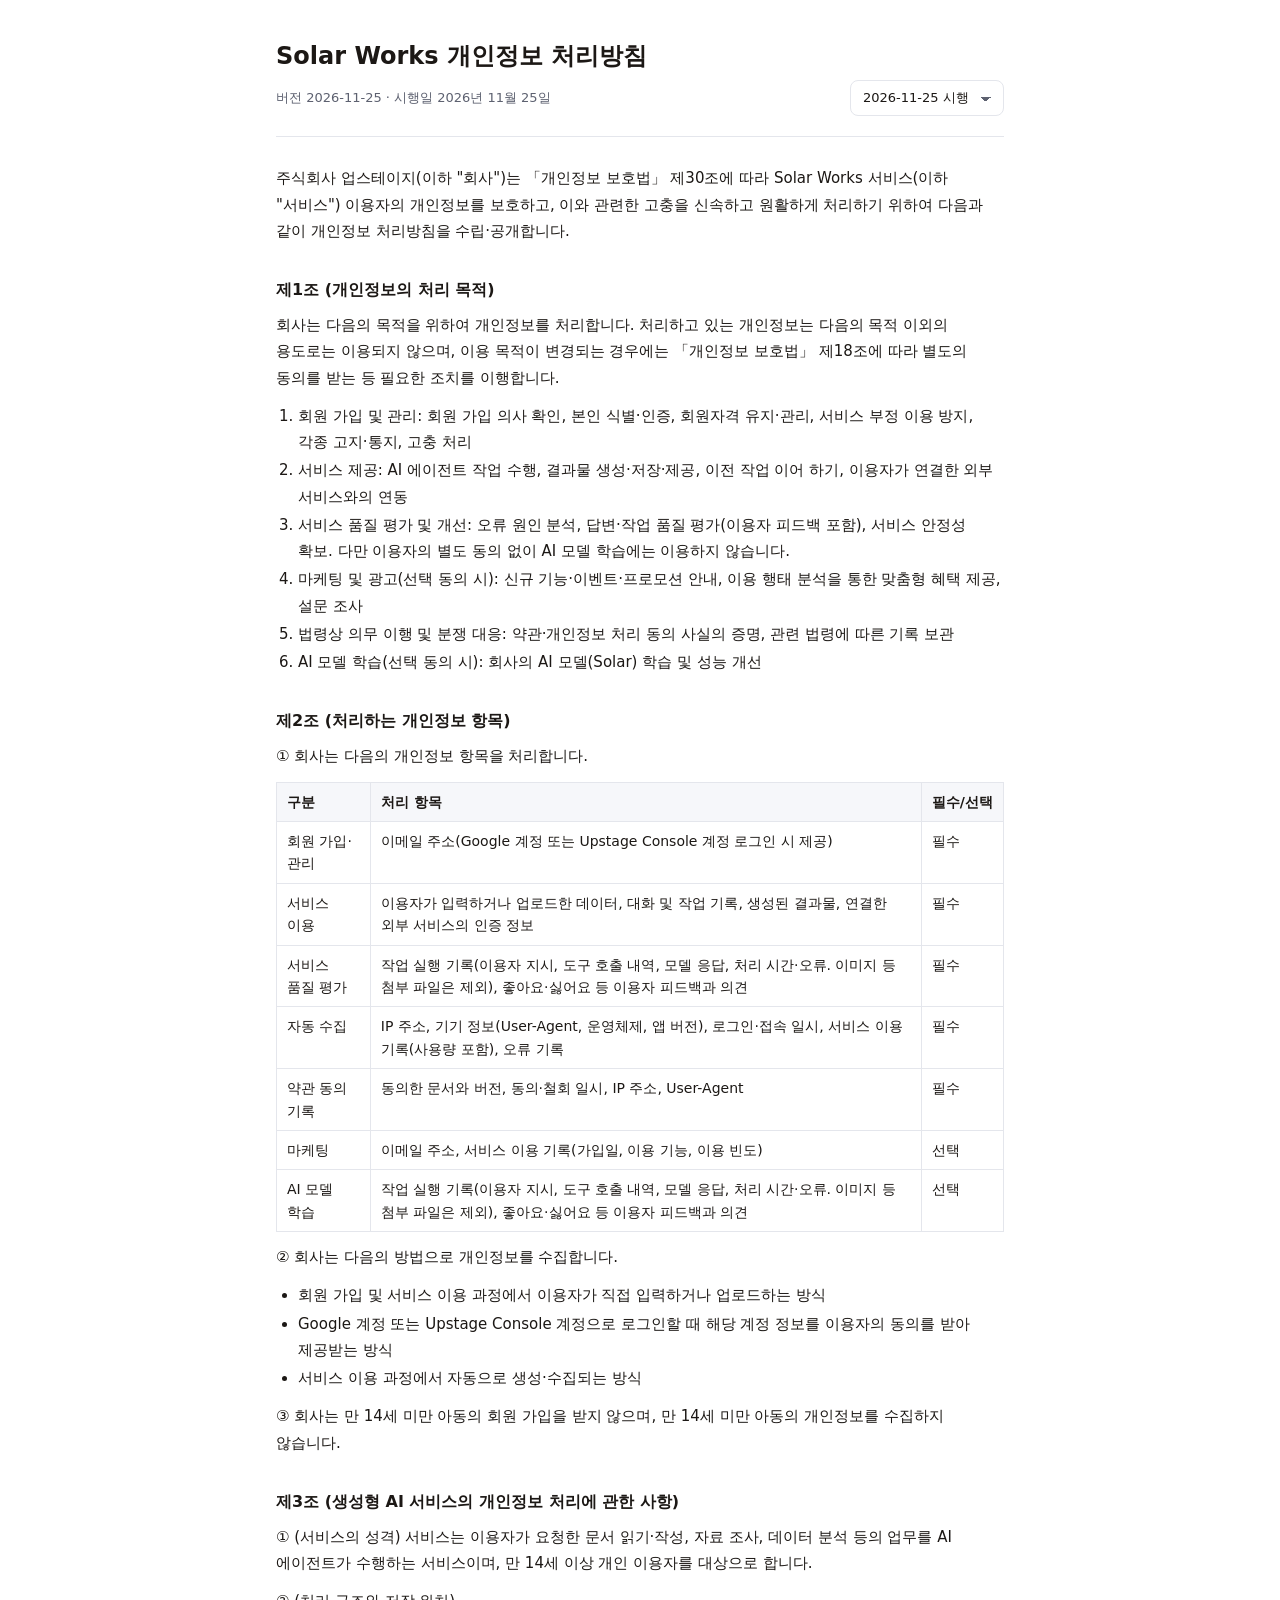
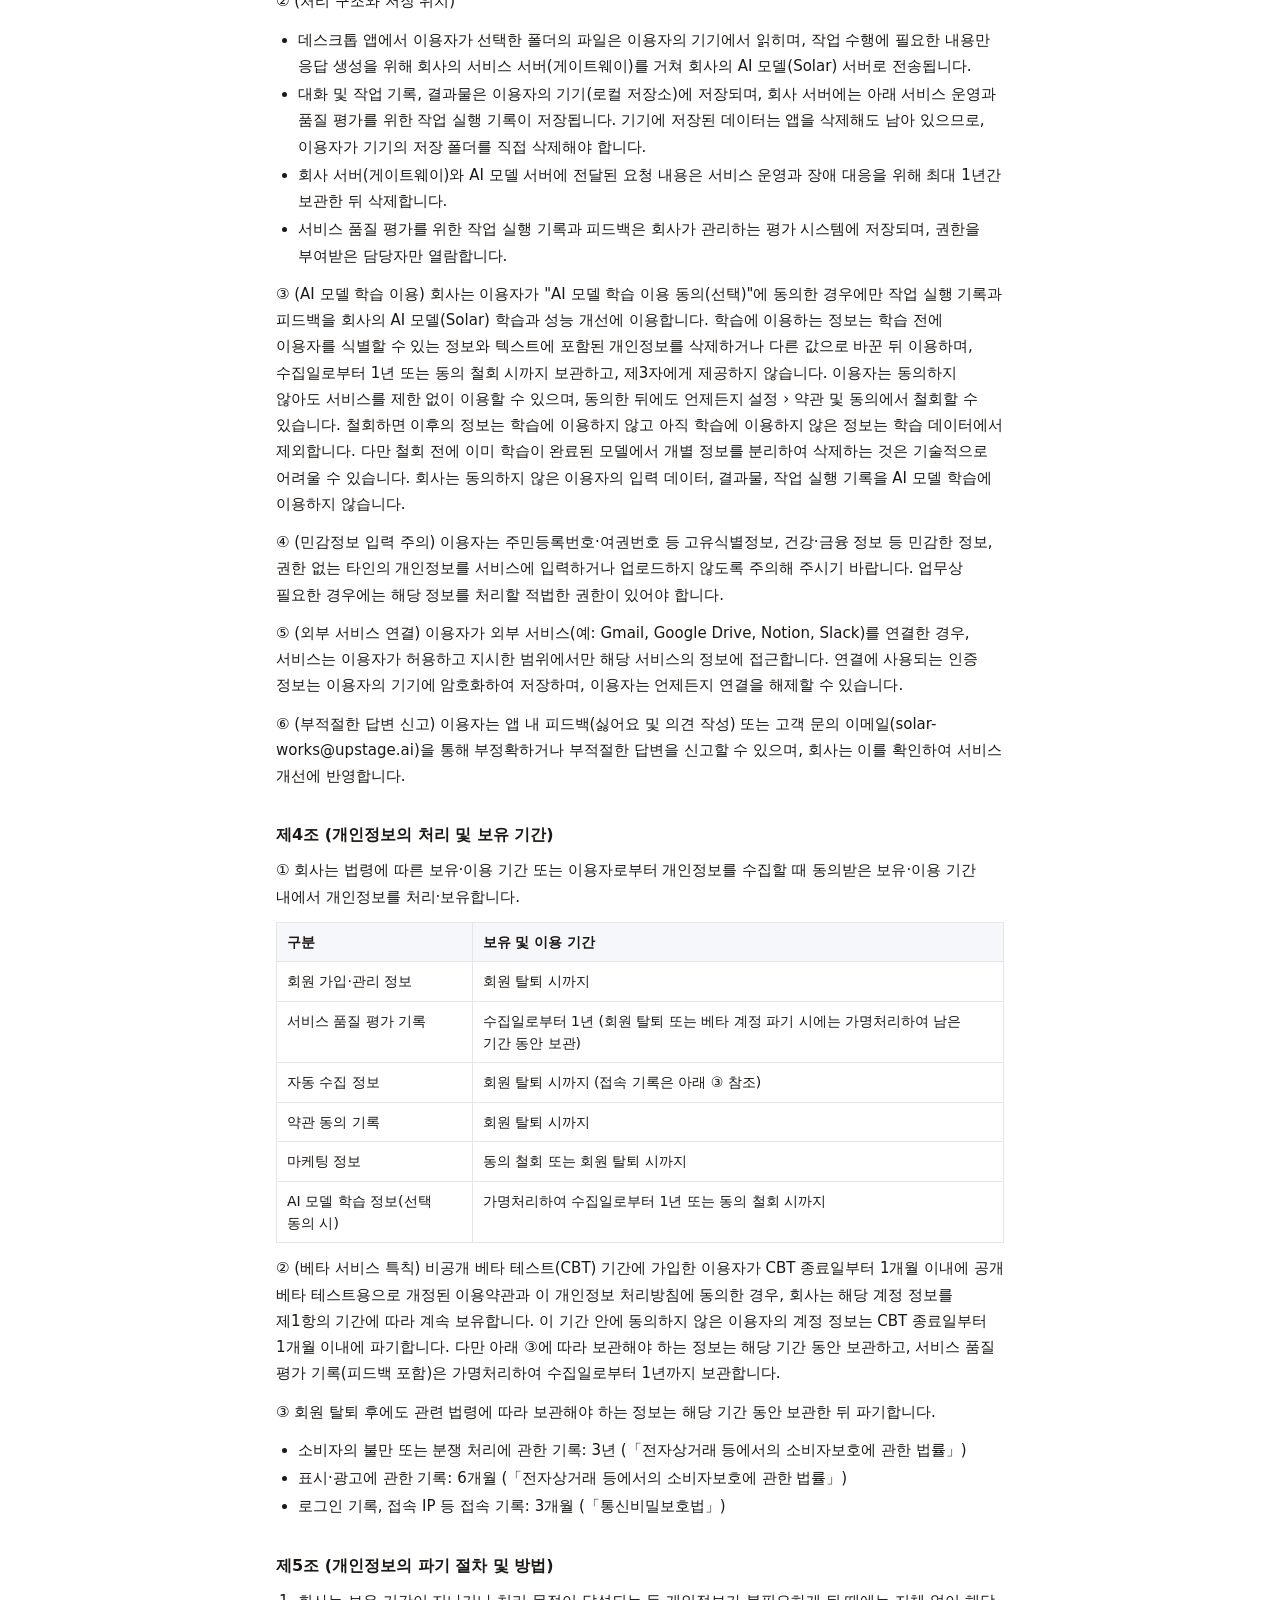
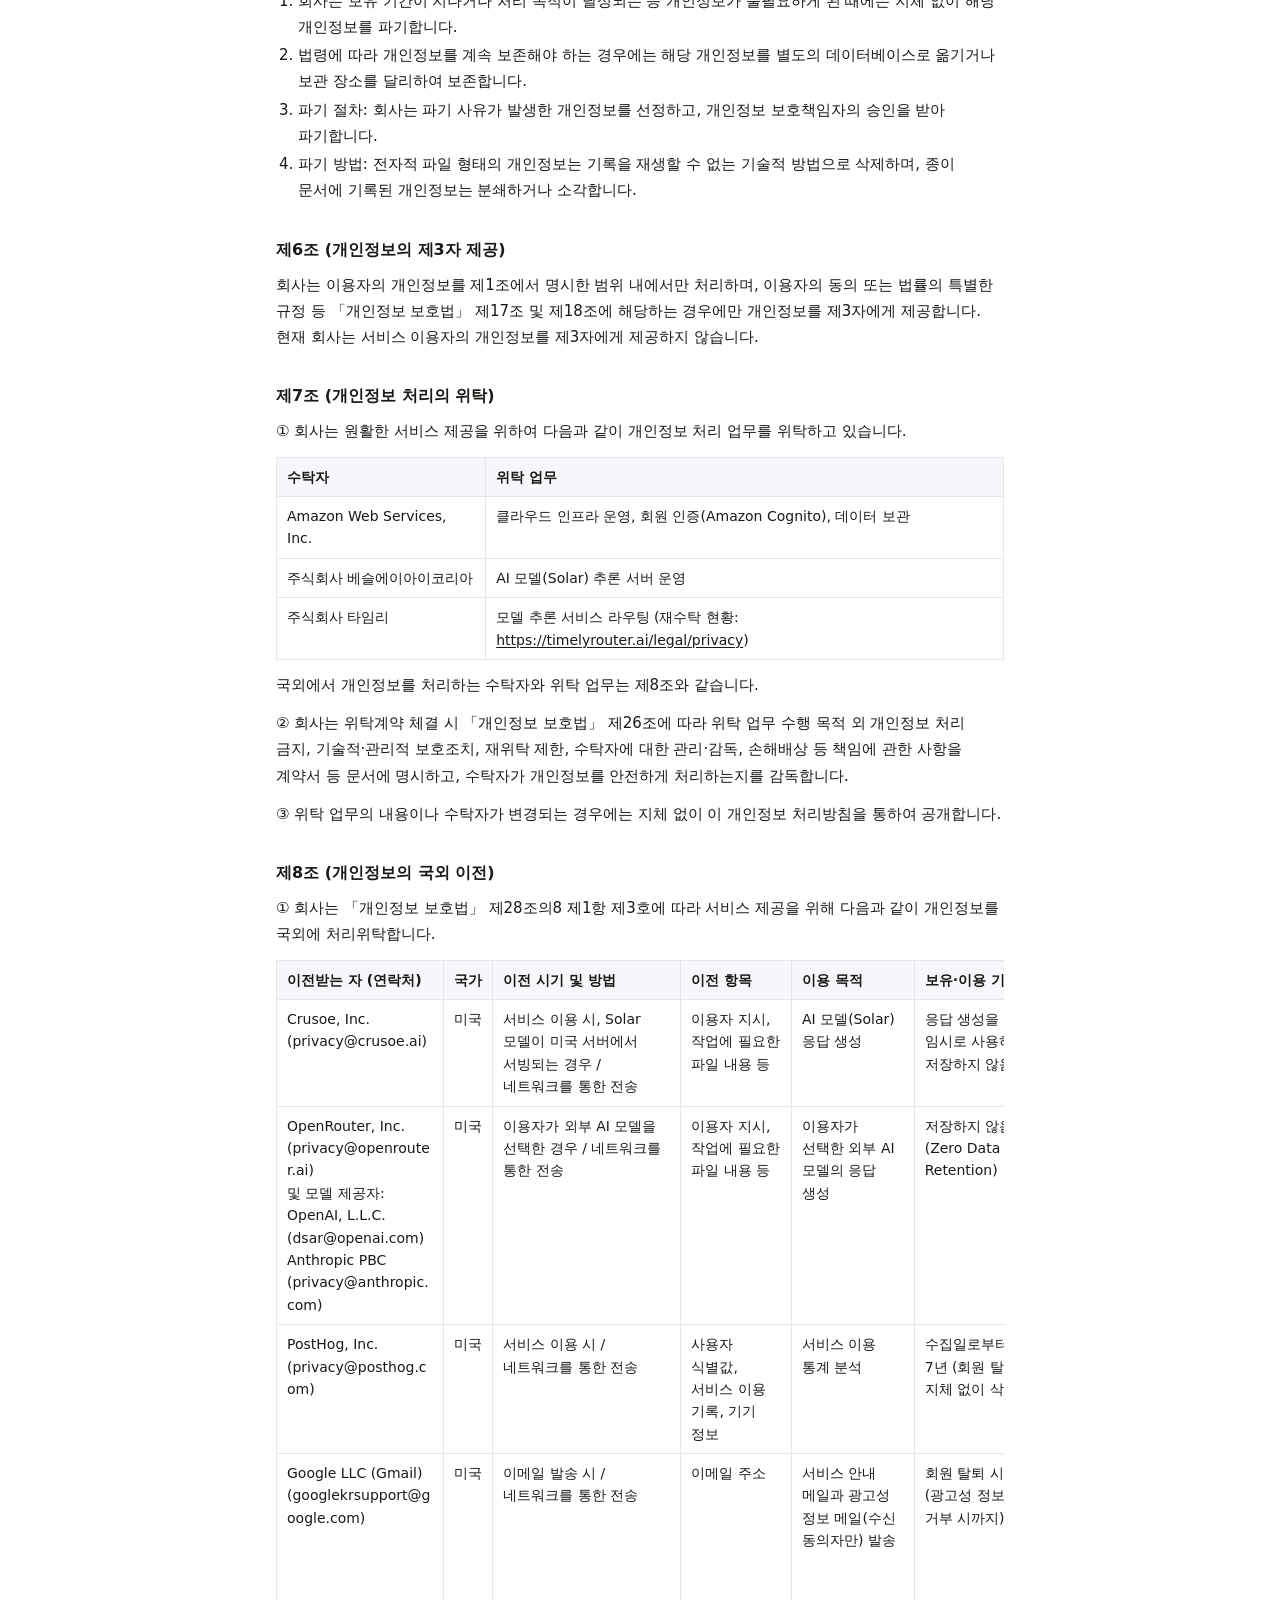
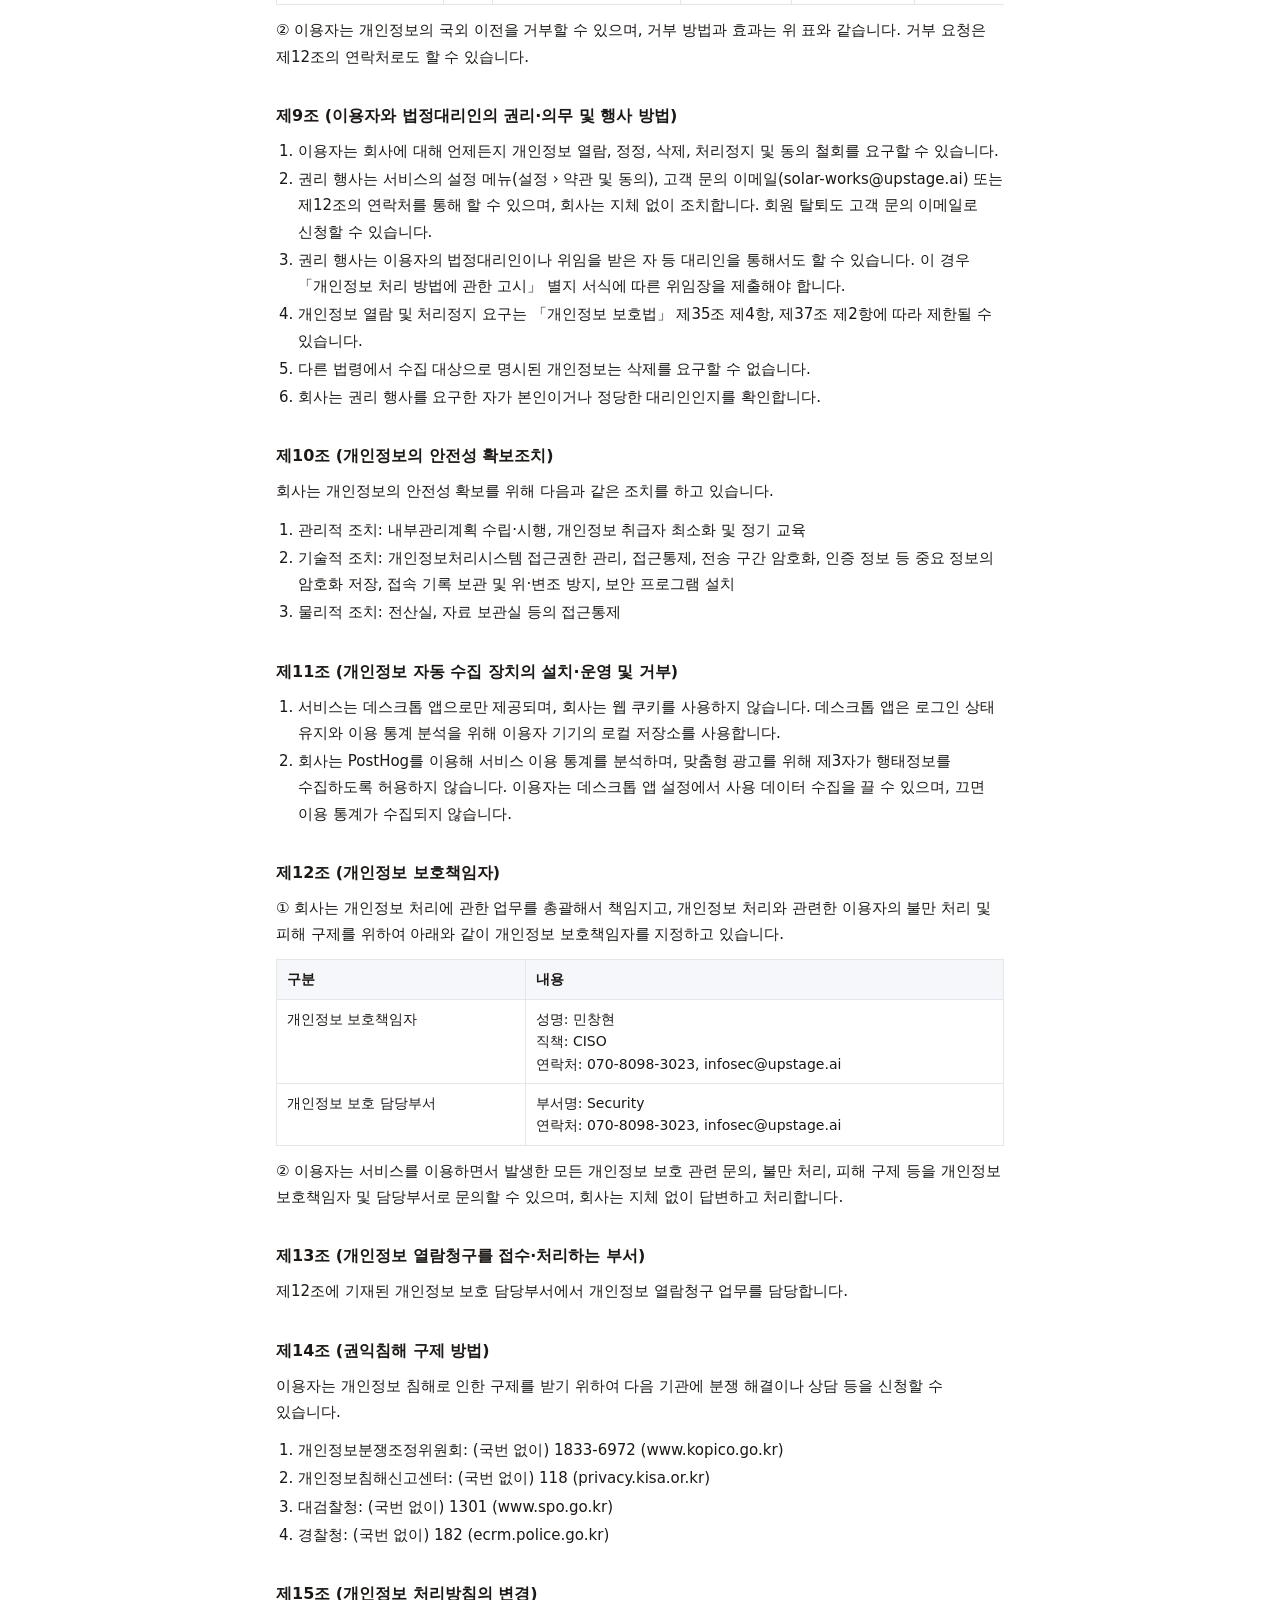
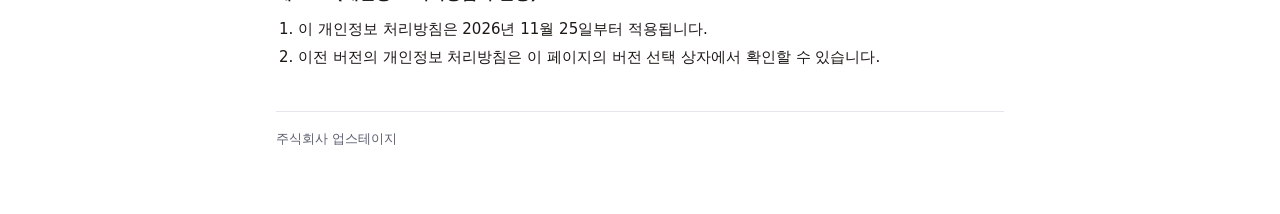
<file: docs/terms/privacy_policy/2026-11-25.html>
<!doctype html>
<html lang="ko">
<head>
<meta charset="utf-8">
<meta name="viewport" content="width=device-width, initial-scale=1">
<title>개인정보 처리방침 | Solar Works</title>
<style>
:root{color-scheme:light dark;--bg:#fff;--text:#1c1815;--muted:#5d6170;--line:#e4e6ec;--soft:#f6f7fa}
@media (prefers-color-scheme:dark){:root{--bg:#16161a;--text:#ececf1;--muted:#a3a6b4;--line:#2e2f36;--soft:#1f2026}}
*{box-sizing:border-box}
body{margin:0;background:var(--bg);color:var(--text);font-family:-apple-system,BlinkMacSystemFont,"Apple SD Gothic Neo","Malgun Gothic","Noto Sans KR",system-ui,sans-serif;font-size:15px;line-height:1.75;word-break:keep-all;overflow-wrap:anywhere;-webkit-font-smoothing:antialiased}
main{max-width:760px;margin:0 auto;padding:40px 16px 64px}
h1{font-size:24px;line-height:1.4;margin:0 0 6px}
.meta{display:flex;flex-wrap:wrap;align-items:center;justify-content:space-between;gap:8px 16px;color:var(--muted);font-size:13px;margin:0 0 28px;padding-bottom:20px;border-bottom:1px solid var(--line)}
.meta p{margin:0}
select{-webkit-appearance:none;appearance:none;font:inherit;color:var(--text);background-color:var(--bg);background-image:linear-gradient(45deg,transparent 50%,var(--muted) 50%),linear-gradient(135deg,var(--muted) 50%,transparent 50%);background-position:calc(100% - 17px) 55%,calc(100% - 12px) 55%;background-size:5px 5px;background-repeat:no-repeat;border:1px solid var(--line);border-radius:8px;padding:6px 34px 6px 12px;cursor:pointer}
h2{font-size:16px;margin:32px 0 8px}
p,ul,ol{margin:0 0 12px}
ul,ol{padding-left:22px}
li{margin:2px 0}
.table{overflow-x:auto;margin:0 0 12px}
table{width:100%;min-width:560px;border-collapse:collapse;font-size:14px;line-height:1.6}
th,td{border:1px solid var(--line);padding:8px 10px;text-align:left;vertical-align:top}
th{background:var(--soft);font-weight:600;white-space:nowrap}
.note{background:var(--soft);border-radius:8px;padding:12px 14px;font-size:14px}
a{color:inherit;text-underline-offset:2px}
.ko{list-style-type:hangul}
table.wide{min-width:960px}
footer{margin-top:40px;padding-top:16px;border-top:1px solid var(--line);color:var(--muted);font-size:13px}
</style>
</head>
<body>
<main>
<h1>Solar Works 개인정보 처리방침</h1>
<div class="meta"><p>버전 2026-11-25 · 시행일 2026년 11월 25일</p><select id="versions" aria-label="약관 버전" hidden></select></div>
<p>주식회사 업스테이지(이하 "회사")는 「개인정보 보호법」 제30조에 따라 Solar Works 서비스(이하 "서비스") 이용자의 개인정보를 보호하고, 이와 관련한 고충을 신속하고 원활하게 처리하기 위하여 다음과 같이 개인정보 처리방침을 수립·공개합니다.</p>

<h2>제1조 (개인정보의 처리 목적)</h2>
<p>회사는 다음의 목적을 위하여 개인정보를 처리합니다. 처리하고 있는 개인정보는 다음의 목적 이외의 용도로는 이용되지 않으며, 이용 목적이 변경되는 경우에는 「개인정보 보호법」 제18조에 따라 별도의 동의를 받는 등 필요한 조치를 이행합니다.</p>
<ol>
<li>회원 가입 및 관리: 회원 가입 의사 확인, 본인 식별·인증, 회원자격 유지·관리, 서비스 부정 이용 방지, 각종 고지·통지, 고충 처리</li>
<li>서비스 제공: AI 에이전트 작업 수행, 결과물 생성·저장·제공, 이전 작업 이어 하기, 이용자가 연결한 외부 서비스와의 연동</li>
<li>서비스 품질 평가 및 개선: 오류 원인 분석, 답변·작업 품질 평가(이용자 피드백 포함), 서비스 안정성 확보. 다만 이용자의 별도 동의 없이 AI 모델 학습에는 이용하지 않습니다.</li>
<li>마케팅 및 광고(선택 동의 시): 신규 기능·이벤트·프로모션 안내, 이용 행태 분석을 통한 맞춤형 혜택 제공, 설문 조사</li>
<li>법령상 의무 이행 및 분쟁 대응: 약관·개인정보 처리 동의 사실의 증명, 관련 법령에 따른 기록 보관</li>
<li>AI 모델 학습(선택 동의 시): 회사의 AI 모델(Solar) 학습 및 성능 개선</li>
</ol>

<h2>제2조 (처리하는 개인정보 항목)</h2>
<p>① 회사는 다음의 개인정보 항목을 처리합니다.</p>
<div class="table"><table>
<thead><tr><th>구분</th><th>처리 항목</th><th>필수/선택</th></tr></thead>
<tbody>
<tr><td>회원 가입·관리</td><td>이메일 주소(Google 계정 또는 Upstage Console 계정 로그인 시 제공)</td><td>필수</td></tr>
<tr><td>서비스 이용</td><td>이용자가 입력하거나 업로드한 데이터, 대화 및 작업 기록, 생성된 결과물, 연결한 외부 서비스의 인증 정보</td><td>필수</td></tr>
<tr><td>서비스 품질 평가</td><td>작업 실행 기록(이용자 지시, 도구 호출 내역, 모델 응답, 처리 시간·오류. 이미지 등 첨부 파일은 제외), 좋아요·싫어요 등 이용자 피드백과 의견</td><td>필수</td></tr>
<tr><td>자동 수집</td><td>IP 주소, 기기 정보(User-Agent, 운영체제, 앱 버전), 로그인·접속 일시, 서비스 이용 기록(사용량 포함), 오류 기록</td><td>필수</td></tr>
<tr><td>약관 동의 기록</td><td>동의한 문서와 버전, 동의·철회 일시, IP 주소, User-Agent</td><td>필수</td></tr>
<tr><td>마케팅</td><td>이메일 주소, 서비스 이용 기록(가입일, 이용 기능, 이용 빈도)</td><td>선택</td></tr>
<tr><td>AI 모델 학습</td><td>작업 실행 기록(이용자 지시, 도구 호출 내역, 모델 응답, 처리 시간·오류. 이미지 등 첨부 파일은 제외), 좋아요·싫어요 등 이용자 피드백과 의견</td><td>선택</td></tr>
</tbody>
</table></div>
<p>② 회사는 다음의 방법으로 개인정보를 수집합니다.</p>
<ul>
<li>회원 가입 및 서비스 이용 과정에서 이용자가 직접 입력하거나 업로드하는 방식</li>
<li>Google 계정 또는 Upstage Console 계정으로 로그인할 때 해당 계정 정보를 이용자의 동의를 받아 제공받는 방식</li>
<li>서비스 이용 과정에서 자동으로 생성·수집되는 방식</li>
</ul>
<p>③ 회사는 만 14세 미만 아동의 회원 가입을 받지 않으며, 만 14세 미만 아동의 개인정보를 수집하지 않습니다.</p>

<h2>제3조 (생성형 AI 서비스의 개인정보 처리에 관한 사항)</h2>
<p>① (서비스의 성격) 서비스는 이용자가 요청한 문서 읽기·작성, 자료 조사, 데이터 분석 등의 업무를 AI 에이전트가 수행하는 서비스이며, 만 14세 이상 개인 이용자를 대상으로 합니다.</p>
<p>② (처리 구조와 저장 위치)</p>
<ul>
<li>데스크톱 앱에서 이용자가 선택한 폴더의 파일은 이용자의 기기에서 읽히며, 작업 수행에 필요한 내용만 응답 생성을 위해 회사의 서비스 서버(게이트웨이)를 거쳐 회사의 AI 모델(Solar) 서버로 전송됩니다.</li>
<li>대화 및 작업 기록, 결과물은 이용자의 기기(로컬 저장소)에 저장되며, 회사 서버에는 아래 서비스 운영과 품질 평가를 위한 작업 실행 기록이 저장됩니다. 기기에 저장된 데이터는 앱을 삭제해도 남아 있으므로, 이용자가 기기의 저장 폴더를 직접 삭제해야 합니다.</li>
<li>회사 서버(게이트웨이)와 AI 모델 서버에 전달된 요청 내용은 서비스 운영과 장애 대응을 위해 최대 1년간 보관한 뒤 삭제합니다.</li>
<li>서비스 품질 평가를 위한 작업 실행 기록과 피드백은 회사가 관리하는 평가 시스템에 저장되며, 권한을 부여받은 담당자만 열람합니다.</li>
</ul>
<p>③ (AI 모델 학습 이용) 회사는 이용자가 "AI 모델 학습 이용 동의(선택)"에 동의한 경우에만 작업 실행 기록과 피드백을 회사의 AI 모델(Solar) 학습과 성능 개선에 이용합니다. 학습에 이용하는 정보는 학습 전에 이용자를 식별할 수 있는 정보와 텍스트에 포함된 개인정보를 삭제하거나 다른 값으로 바꾼 뒤 이용하며, 수집일로부터 1년 또는 동의 철회 시까지 보관하고, 제3자에게 제공하지 않습니다. 이용자는 동의하지 않아도 서비스를 제한 없이 이용할 수 있으며, 동의한 뒤에도 언제든지 설정 › 약관 및 동의에서 철회할 수 있습니다. 철회하면 이후의 정보는 학습에 이용하지 않고 아직 학습에 이용하지 않은 정보는 학습 데이터에서 제외합니다. 다만 철회 전에 이미 학습이 완료된 모델에서 개별 정보를 분리하여 삭제하는 것은 기술적으로 어려울 수 있습니다. 회사는 동의하지 않은 이용자의 입력 데이터, 결과물, 작업 실행 기록을 AI 모델 학습에 이용하지 않습니다.</p>
<p>④ (민감정보 입력 주의) 이용자는 주민등록번호·여권번호 등 고유식별정보, 건강·금융 정보 등 민감한 정보, 권한 없는 타인의 개인정보를 서비스에 입력하거나 업로드하지 않도록 주의해 주시기 바랍니다. 업무상 필요한 경우에는 해당 정보를 처리할 적법한 권한이 있어야 합니다.</p>
<p>⑤ (외부 서비스 연결) 이용자가 외부 서비스(예: Gmail, Google Drive, Notion, Slack)를 연결한 경우, 서비스는 이용자가 허용하고 지시한 범위에서만 해당 서비스의 정보에 접근합니다. 연결에 사용되는 인증 정보는 이용자의 기기에 암호화하여 저장하며, 이용자는 언제든지 연결을 해제할 수 있습니다.</p>
<p>⑥ (부적절한 답변 신고) 이용자는 앱 내 피드백(싫어요 및 의견 작성) 또는 고객 문의 이메일(solar-works@upstage.ai)을 통해 부정확하거나 부적절한 답변을 신고할 수 있으며, 회사는 이를 확인하여 서비스 개선에 반영합니다.</p>

<h2>제4조 (개인정보의 처리 및 보유 기간)</h2>
<p>① 회사는 법령에 따른 보유·이용 기간 또는 이용자로부터 개인정보를 수집할 때 동의받은 보유·이용 기간 내에서 개인정보를 처리·보유합니다.</p>
<div class="table"><table>
<thead><tr><th>구분</th><th>보유 및 이용 기간</th></tr></thead>
<tbody>
<tr><td>회원 가입·관리 정보</td><td>회원 탈퇴 시까지</td></tr>
<tr><td>서비스 품질 평가 기록</td><td>수집일로부터 1년 (회원 탈퇴 또는 베타 계정 파기 시에는 가명처리하여 남은 기간 동안 보관)</td></tr>
<tr><td>자동 수집 정보</td><td>회원 탈퇴 시까지 (접속 기록은 아래 ③ 참조)</td></tr>
<tr><td>약관 동의 기록</td><td>회원 탈퇴 시까지</td></tr>
<tr><td>마케팅 정보</td><td>동의 철회 또는 회원 탈퇴 시까지</td></tr>
<tr><td>AI 모델 학습 정보(선택 동의 시)</td><td>가명처리하여 수집일로부터 1년 또는 동의 철회 시까지</td></tr>
</tbody>
</table></div>
<p>② (베타 서비스 특칙) 비공개 베타 테스트(CBT) 기간에 가입한 이용자가 CBT 종료일부터 1개월 이내에 공개 베타 테스트용으로 개정된 이용약관과 이 개인정보 처리방침에 동의한 경우, 회사는 해당 계정 정보를 제1항의 기간에 따라 계속 보유합니다. 이 기간 안에 동의하지 않은 이용자의 계정 정보는 CBT 종료일부터 1개월 이내에 파기합니다. 다만 아래 ③에 따라 보관해야 하는 정보는 해당 기간 동안 보관하고, 서비스 품질 평가 기록(피드백 포함)은 가명처리하여 수집일로부터 1년까지 보관합니다.</p>
<p>③ 회원 탈퇴 후에도 관련 법령에 따라 보관해야 하는 정보는 해당 기간 동안 보관한 뒤 파기합니다.</p>
<ul>
<li>소비자의 불만 또는 분쟁 처리에 관한 기록: 3년 (「전자상거래 등에서의 소비자보호에 관한 법률」)</li>
<li>표시·광고에 관한 기록: 6개월 (「전자상거래 등에서의 소비자보호에 관한 법률」)</li>
<li>로그인 기록, 접속 IP 등 접속 기록: 3개월 (「통신비밀보호법」)</li>
</ul>

<h2>제5조 (개인정보의 파기 절차 및 방법)</h2>
<ol>
<li>회사는 보유 기간이 지나거나 처리 목적이 달성되는 등 개인정보가 불필요하게 된 때에는 지체 없이 해당 개인정보를 파기합니다.</li>
<li>법령에 따라 개인정보를 계속 보존해야 하는 경우에는 해당 개인정보를 별도의 데이터베이스로 옮기거나 보관 장소를 달리하여 보존합니다.</li>
<li>파기 절차: 회사는 파기 사유가 발생한 개인정보를 선정하고, 개인정보 보호책임자의 승인을 받아 파기합니다.</li>
<li>파기 방법: 전자적 파일 형태의 개인정보는 기록을 재생할 수 없는 기술적 방법으로 삭제하며, 종이 문서에 기록된 개인정보는 분쇄하거나 소각합니다.</li>
</ol>

<h2>제6조 (개인정보의 제3자 제공)</h2>
<p>회사는 이용자의 개인정보를 제1조에서 명시한 범위 내에서만 처리하며, 이용자의 동의 또는 법률의 특별한 규정 등 「개인정보 보호법」 제17조 및 제18조에 해당하는 경우에만 개인정보를 제3자에게 제공합니다. 현재 회사는 서비스 이용자의 개인정보를 제3자에게 제공하지 않습니다.</p>

<h2>제7조 (개인정보 처리의 위탁)</h2>
<p>① 회사는 원활한 서비스 제공을 위하여 다음과 같이 개인정보 처리 업무를 위탁하고 있습니다.</p>
<div class="table"><table>
<thead><tr><th>수탁자</th><th>위탁 업무</th></tr></thead>
<tbody>
<tr><td>Amazon Web Services, Inc.</td><td>클라우드 인프라 운영, 회원 인증(Amazon Cognito), 데이터 보관</td></tr>
<tr><td>주식회사 베슬에이아이코리아</td><td>AI 모델(Solar) 추론 서버 운영</td></tr>
<tr><td>주식회사 타임리</td><td>모델 추론 서비스 라우팅 (재수탁 현황: <a href="https://timelyrouter.ai/legal/privacy">https://timelyrouter.ai/legal/privacy</a>)</td></tr>
</tbody>
</table></div>
<p>국외에서 개인정보를 처리하는 수탁자와 위탁 업무는 제8조와 같습니다.</p>
<p>② 회사는 위탁계약 체결 시 「개인정보 보호법」 제26조에 따라 위탁 업무 수행 목적 외 개인정보 처리 금지, 기술적·관리적 보호조치, 재위탁 제한, 수탁자에 대한 관리·감독, 손해배상 등 책임에 관한 사항을 계약서 등 문서에 명시하고, 수탁자가 개인정보를 안전하게 처리하는지를 감독합니다.</p>
<p>③ 위탁 업무의 내용이나 수탁자가 변경되는 경우에는 지체 없이 이 개인정보 처리방침을 통하여 공개합니다.</p>

<h2>제8조 (개인정보의 국외 이전)</h2>
<p>① 회사는 「개인정보 보호법」 제28조의8 제1항 제3호에 따라 서비스 제공을 위해 다음과 같이 개인정보를 국외에 처리위탁합니다.</p>
<div class="table"><table class="wide">
<thead><tr><th>이전받는 자 (연락처)</th><th>국가</th><th>이전 시기 및 방법</th><th>이전 항목</th><th>이용 목적</th><th>보유·이용 기간</th><th>거부 방법과 효과</th></tr></thead>
<tbody>
<tr><td>Crusoe, Inc.<br>(privacy@crusoe.ai)</td><td>미국</td><td>서비스 이용 시, Solar 모델이 미국 서버에서 서빙되는 경우 / 네트워크를 통한 전송</td><td>이용자 지시, 작업에 필요한 파일 내용 등</td><td>AI 모델(Solar) 응답 생성</td><td>응답 생성을 위해 임시로 사용하고 저장하지 않음</td><td>회원 탈퇴. 거부하면 서비스를 이용할 수 없음</td></tr>
<tr><td>OpenRouter, Inc.<br>(privacy@openrouter.ai)<br>및 모델 제공자:<br>OpenAI, L.L.C.<br>(dsar@openai.com)<br>Anthropic PBC<br>(privacy@anthropic.com)</td><td>미국</td><td>이용자가 외부 AI 모델을 선택한 경우 / 네트워크를 통한 전송</td><td>이용자 지시, 작업에 필요한 파일 내용 등</td><td>이용자가 선택한 외부 AI 모델의 응답 생성</td><td>저장하지 않음 (Zero Data Retention)</td><td>Solar 모델 선택. 거부해도 서비스 이용에 제한 없음</td></tr>
<tr><td>PostHog, Inc.<br>(privacy@posthog.com)</td><td>미국</td><td>서비스 이용 시 / 네트워크를 통한 전송</td><td>사용자 식별값, 서비스 이용 기록, 기기 정보</td><td>서비스 이용 통계 분석</td><td>수집일로부터 최대 7년 (회원 탈퇴 시 지체 없이 삭제)</td><td>앱 설정에서 사용 데이터 수집 끄기. 거부해도 서비스 이용에 제한 없음</td></tr>
<tr><td>Google LLC (Gmail)<br>(googlekrsupport@google.com)</td><td>미국</td><td>이메일 발송 시 / 네트워크를 통한 전송</td><td>이메일 주소</td><td>서비스 안내 메일과 광고성 정보 메일(수신 동의자만) 발송</td><td>회원 탈퇴 시까지 (광고성 정보는 수신 거부 시까지)</td><td>서비스 안내: 회원 탈퇴. 거부하면 서비스를 이용할 수 없음<br>광고: 수신 거부. 거부해도 서비스 이용에 제한 없음</td></tr>
</tbody>
</table></div>
<p>② 이용자는 개인정보의 국외 이전을 거부할 수 있으며, 거부 방법과 효과는 위 표와 같습니다. 거부 요청은 제12조의 연락처로도 할 수 있습니다.</p>

<h2>제9조 (이용자와 법정대리인의 권리·의무 및 행사 방법)</h2>
<ol>
<li>이용자는 회사에 대해 언제든지 개인정보 열람, 정정, 삭제, 처리정지 및 동의 철회를 요구할 수 있습니다.</li>
<li>권리 행사는 서비스의 설정 메뉴(설정 › 약관 및 동의), 고객 문의 이메일(solar-works@upstage.ai) 또는 제12조의 연락처를 통해 할 수 있으며, 회사는 지체 없이 조치합니다. 회원 탈퇴도 고객 문의 이메일로 신청할 수 있습니다.</li>
<li>권리 행사는 이용자의 법정대리인이나 위임을 받은 자 등 대리인을 통해서도 할 수 있습니다. 이 경우 「개인정보 처리 방법에 관한 고시」 별지 서식에 따른 위임장을 제출해야 합니다.</li>
<li>개인정보 열람 및 처리정지 요구는 「개인정보 보호법」 제35조 제4항, 제37조 제2항에 따라 제한될 수 있습니다.</li>
<li>다른 법령에서 수집 대상으로 명시된 개인정보는 삭제를 요구할 수 없습니다.</li>
<li>회사는 권리 행사를 요구한 자가 본인이거나 정당한 대리인인지를 확인합니다.</li>
</ol>

<h2>제10조 (개인정보의 안전성 확보조치)</h2>
<p>회사는 개인정보의 안전성 확보를 위해 다음과 같은 조치를 하고 있습니다.</p>
<ol>
<li>관리적 조치: 내부관리계획 수립·시행, 개인정보 취급자 최소화 및 정기 교육</li>
<li>기술적 조치: 개인정보처리시스템 접근권한 관리, 접근통제, 전송 구간 암호화, 인증 정보 등 중요 정보의 암호화 저장, 접속 기록 보관 및 위·변조 방지, 보안 프로그램 설치</li>
<li>물리적 조치: 전산실, 자료 보관실 등의 접근통제</li>
</ol>

<h2>제11조 (개인정보 자동 수집 장치의 설치·운영 및 거부)</h2>
<ol>
<li>서비스는 데스크톱 앱으로만 제공되며, 회사는 웹 쿠키를 사용하지 않습니다. 데스크톱 앱은 로그인 상태 유지와 이용 통계 분석을 위해 이용자 기기의 로컬 저장소를 사용합니다.</li>
<li>회사는 PostHog를 이용해 서비스 이용 통계를 분석하며, 맞춤형 광고를 위해 제3자가 행태정보를 수집하도록 허용하지 않습니다. 이용자는 데스크톱 앱 설정에서 사용 데이터 수집을 끌 수 있으며, 끄면 이용 통계가 수집되지 않습니다.</li>
</ol>

<h2>제12조 (개인정보 보호책임자)</h2>
<p>① 회사는 개인정보 처리에 관한 업무를 총괄해서 책임지고, 개인정보 처리와 관련한 이용자의 불만 처리 및 피해 구제를 위하여 아래와 같이 개인정보 보호책임자를 지정하고 있습니다.</p>
<div class="table"><table>
<thead><tr><th>구분</th><th>내용</th></tr></thead>
<tbody>
<tr><td>개인정보 보호책임자</td><td>성명: 민창현<br>직책: CISO<br>연락처: 070-8098-3023, infosec@upstage.ai</td></tr>
<tr><td>개인정보 보호 담당부서</td><td>부서명: Security<br>연락처: 070-8098-3023, infosec@upstage.ai</td></tr>
</tbody>
</table></div>
<p>② 이용자는 서비스를 이용하면서 발생한 모든 개인정보 보호 관련 문의, 불만 처리, 피해 구제 등을 개인정보 보호책임자 및 담당부서로 문의할 수 있으며, 회사는 지체 없이 답변하고 처리합니다.</p>

<h2>제13조 (개인정보 열람청구를 접수·처리하는 부서)</h2>
<p>제12조에 기재된 개인정보 보호 담당부서에서 개인정보 열람청구 업무를 담당합니다.</p>

<h2>제14조 (권익침해 구제 방법)</h2>
<p>이용자는 개인정보 침해로 인한 구제를 받기 위하여 다음 기관에 분쟁 해결이나 상담 등을 신청할 수 있습니다.</p>
<ol>
<li>개인정보분쟁조정위원회: (국번 없이) 1833-6972 (www.kopico.go.kr)</li>
<li>개인정보침해신고센터: (국번 없이) 118 (privacy.kisa.or.kr)</li>
<li>대검찰청: (국번 없이) 1301 (www.spo.go.kr)</li>
<li>경찰청: (국번 없이) 182 (ecrm.police.go.kr)</li>
</ol>

<h2>제15조 (개인정보 처리방침의 변경)</h2>
<ol>
<li>이 개인정보 처리방침은 2026년 11월 25일부터 적용됩니다.</li>
<li>이전 버전의 개인정보 처리방침은 이 페이지의 버전 선택 상자에서 확인할 수 있습니다.</li>
</ol>
<footer>주식회사 업스테이지</footer>
</main>
<script>
// Fills the version picker from versions.json, so this file never changes when a new version is added.
(function () {
  var picker = document.getElementById("versions");
  var here = location.pathname.split("/").pop().replace(/\.html$/, "");
  fetch("versions.json").then(function (r) { return r.json(); }).then(function (list) {
    if (list.length < 2) return;
    list.forEach(function (v) { picker.add(new Option(v + " 시행", v, false, v === here)); });
    picker.hidden = false;
    picker.onchange = function () { location.href = picker.value + ".html"; };
  }).catch(function () {});
})();
</script>
</body>
</html>
</file>
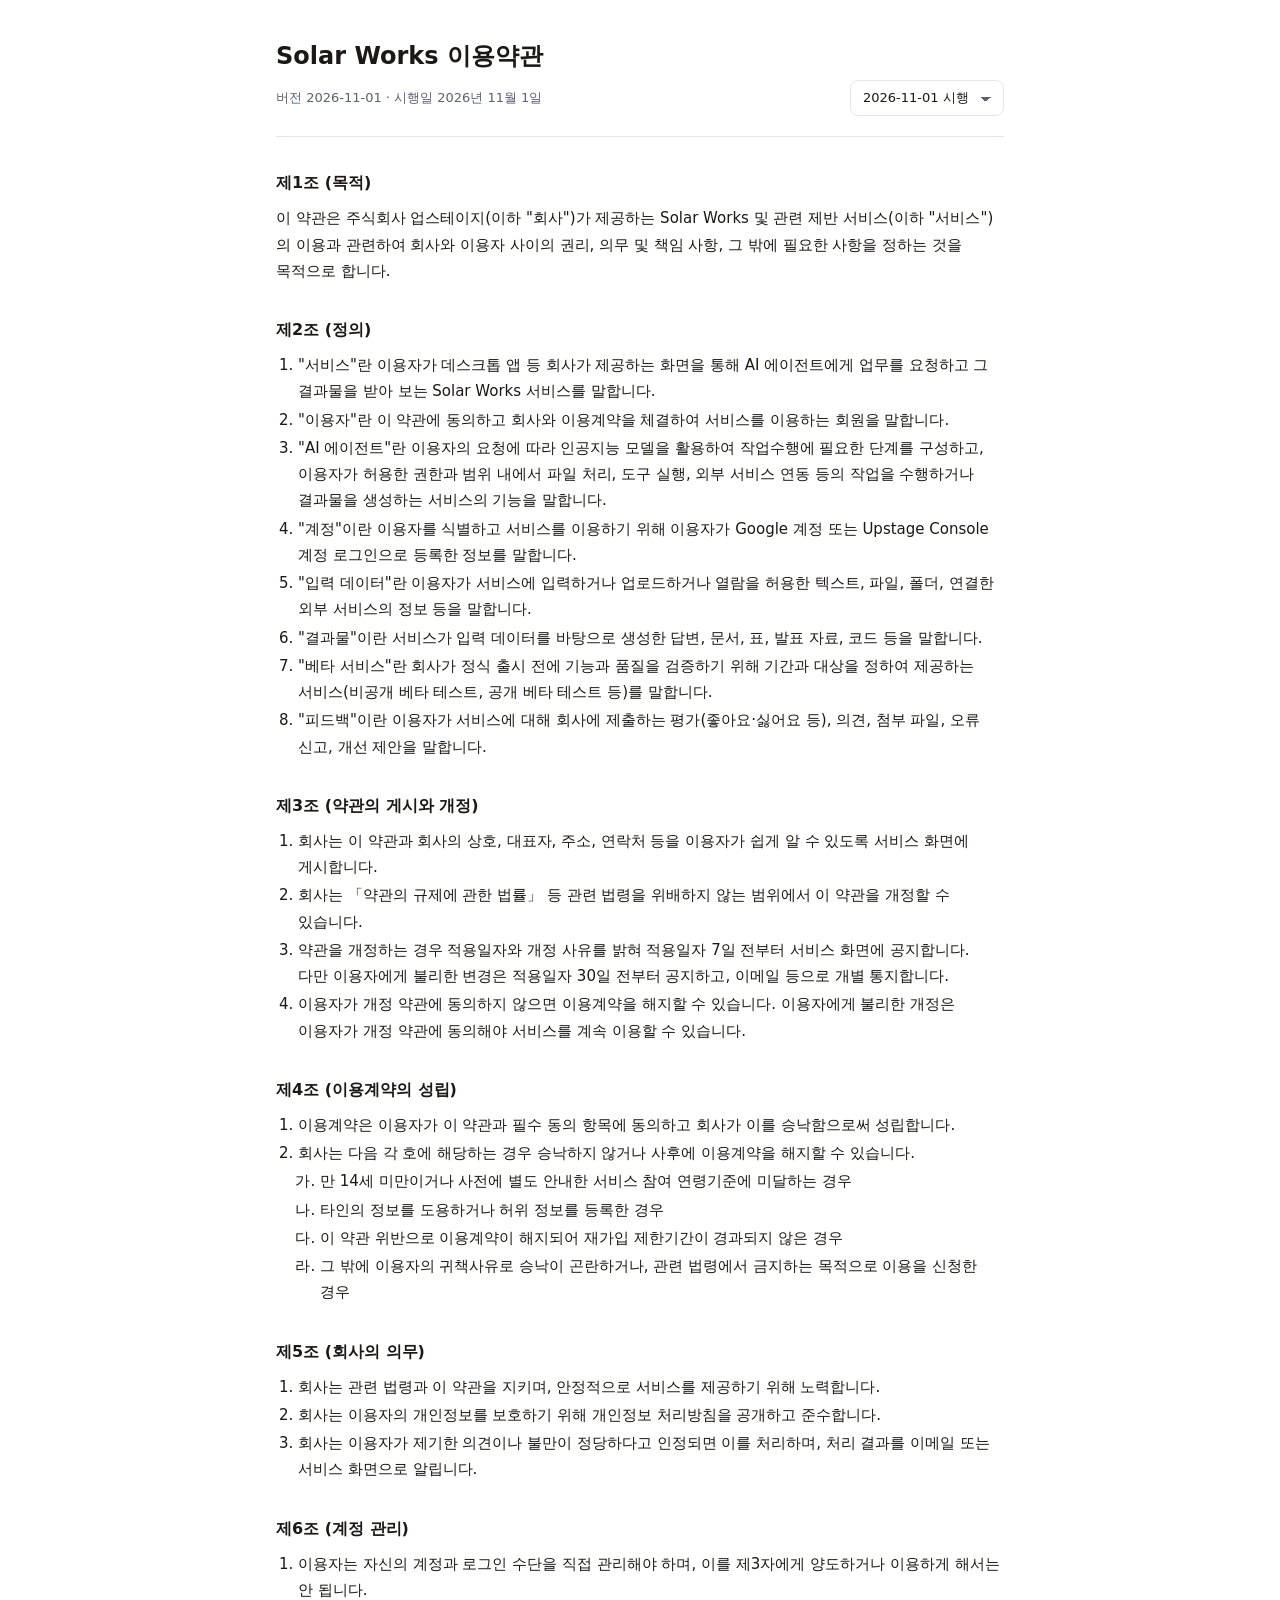
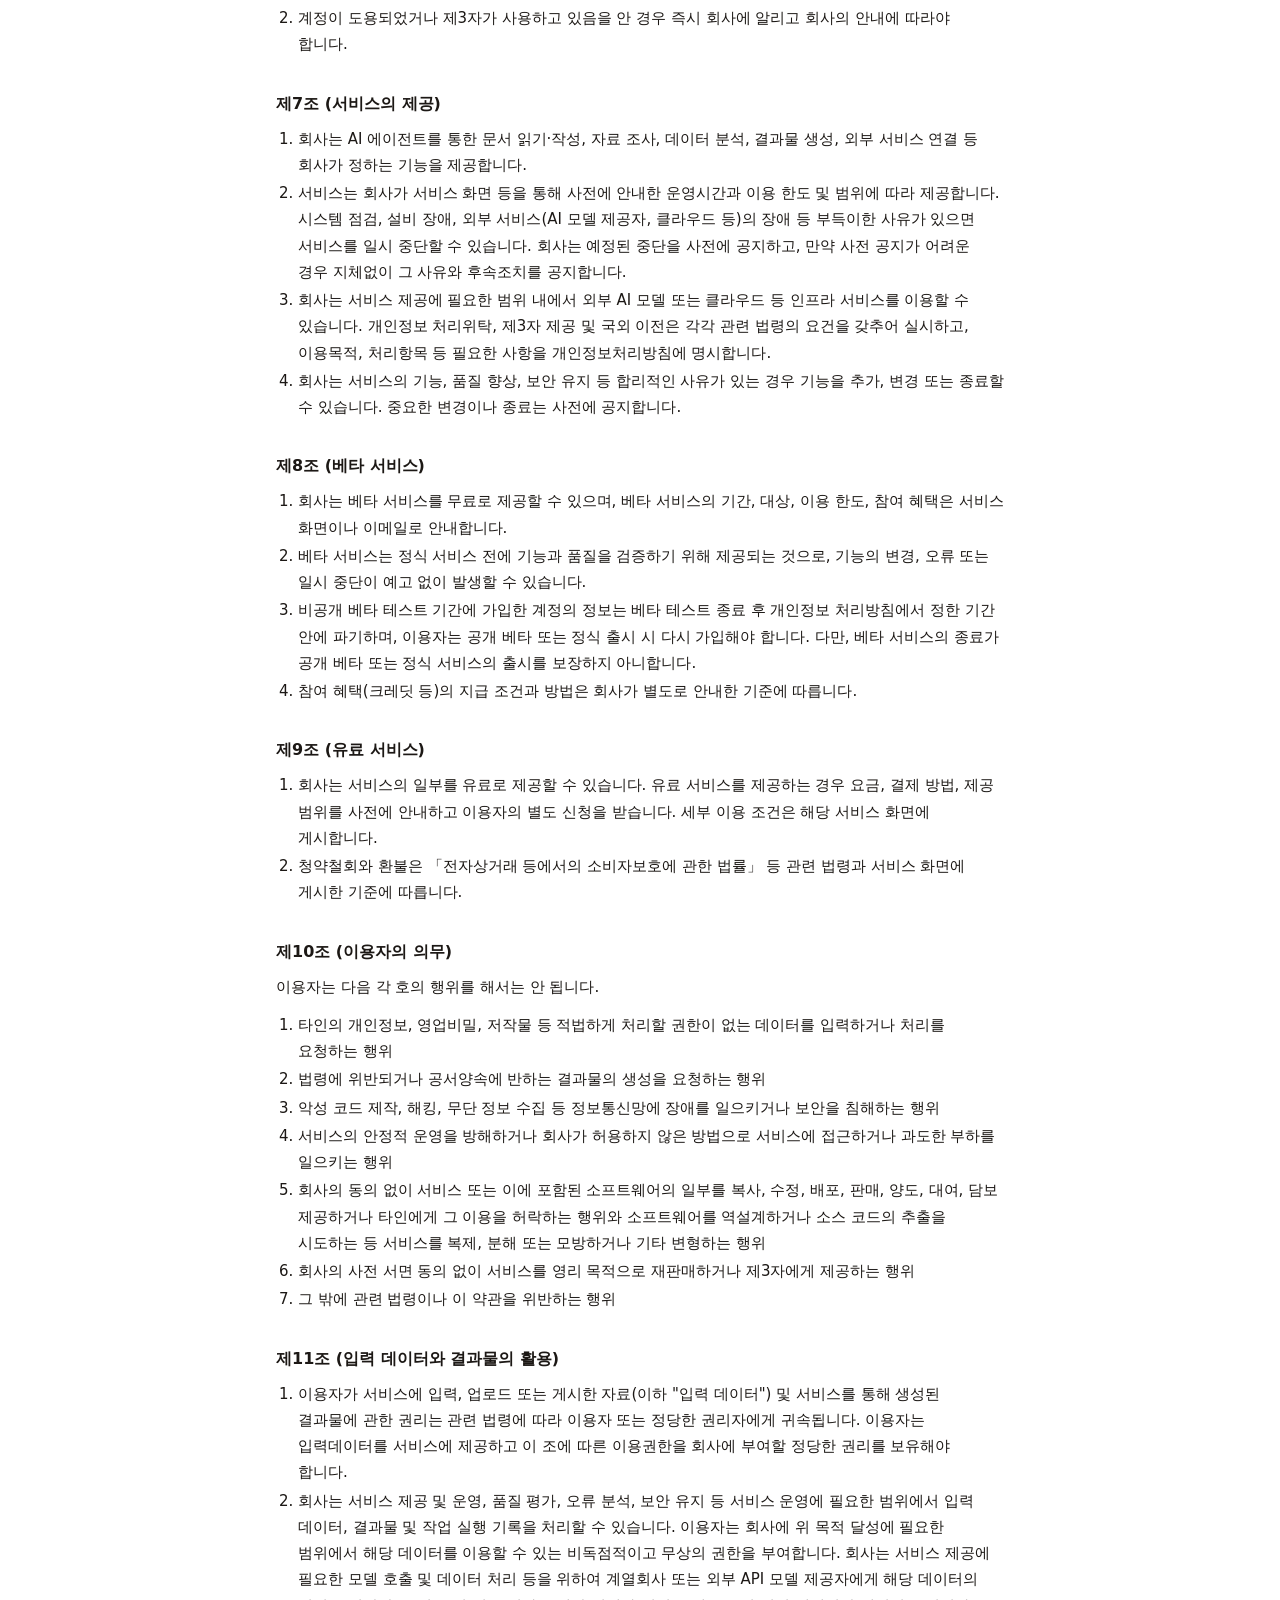
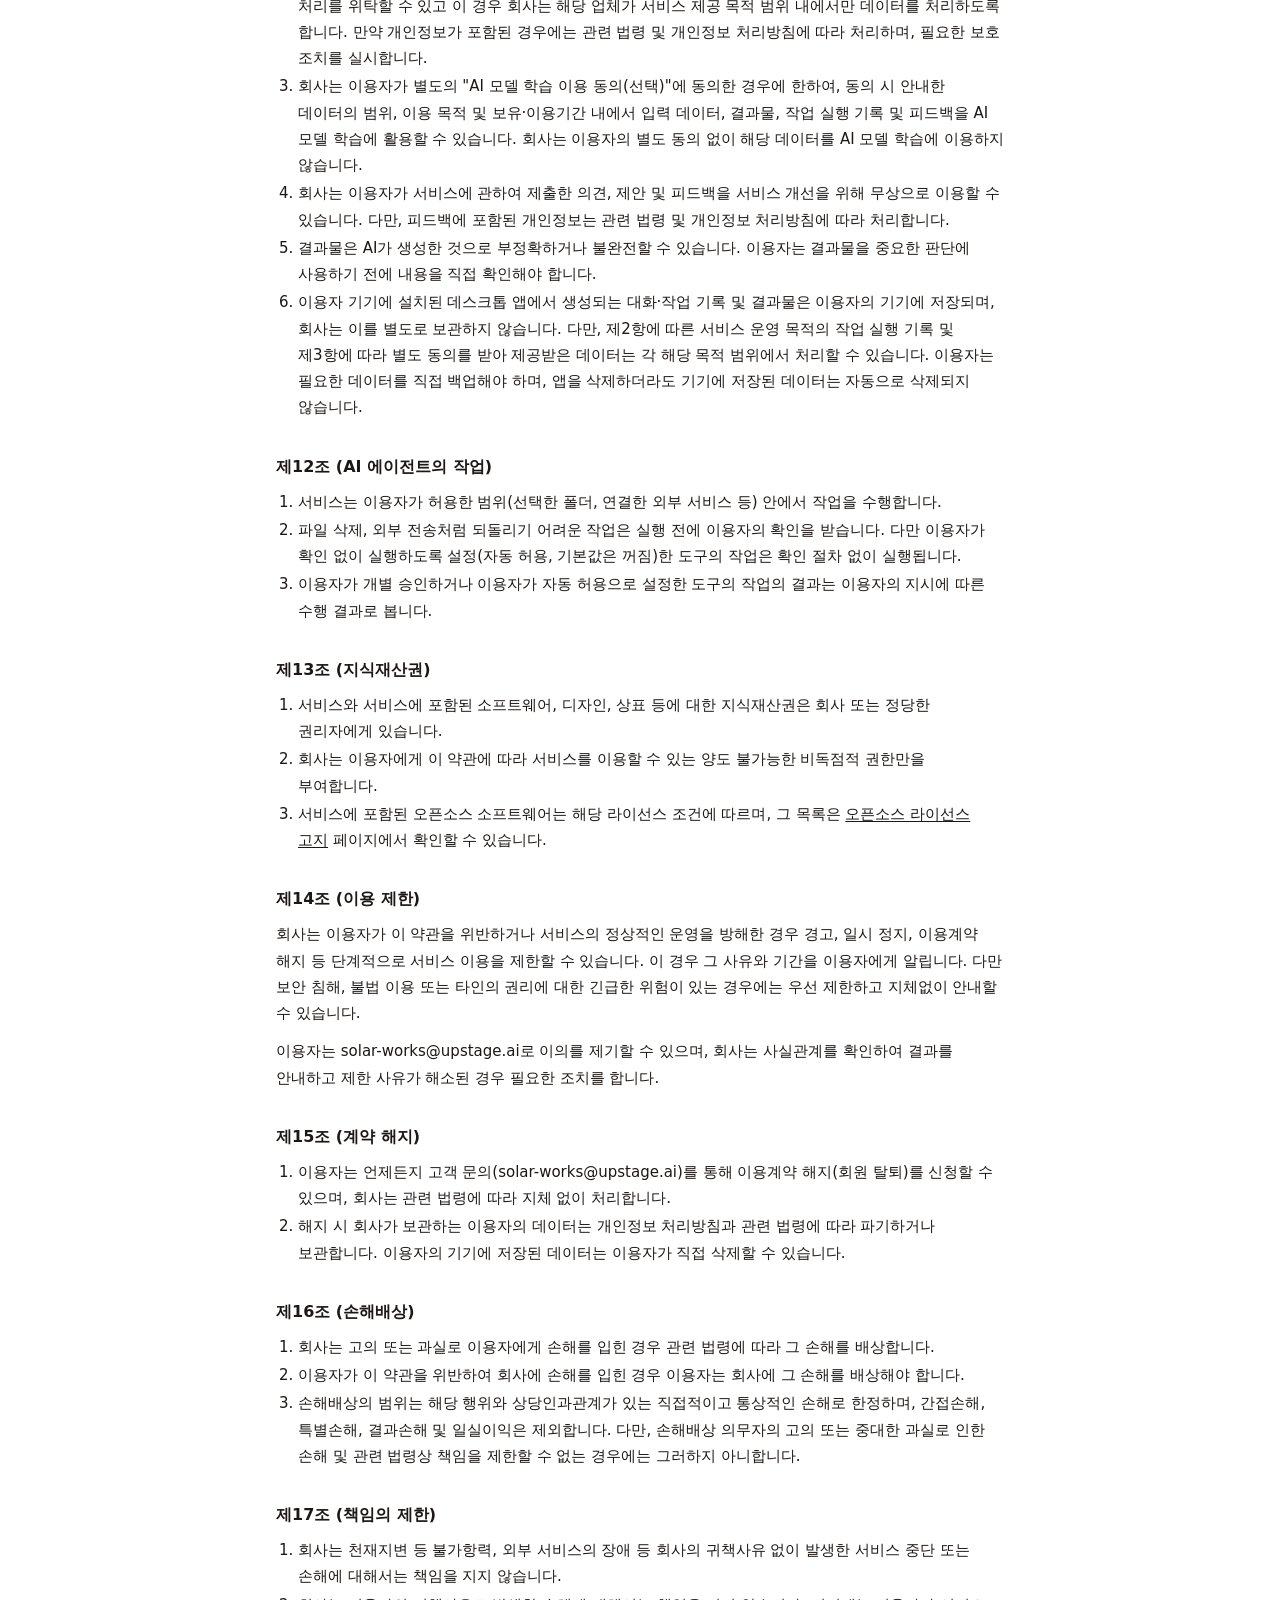
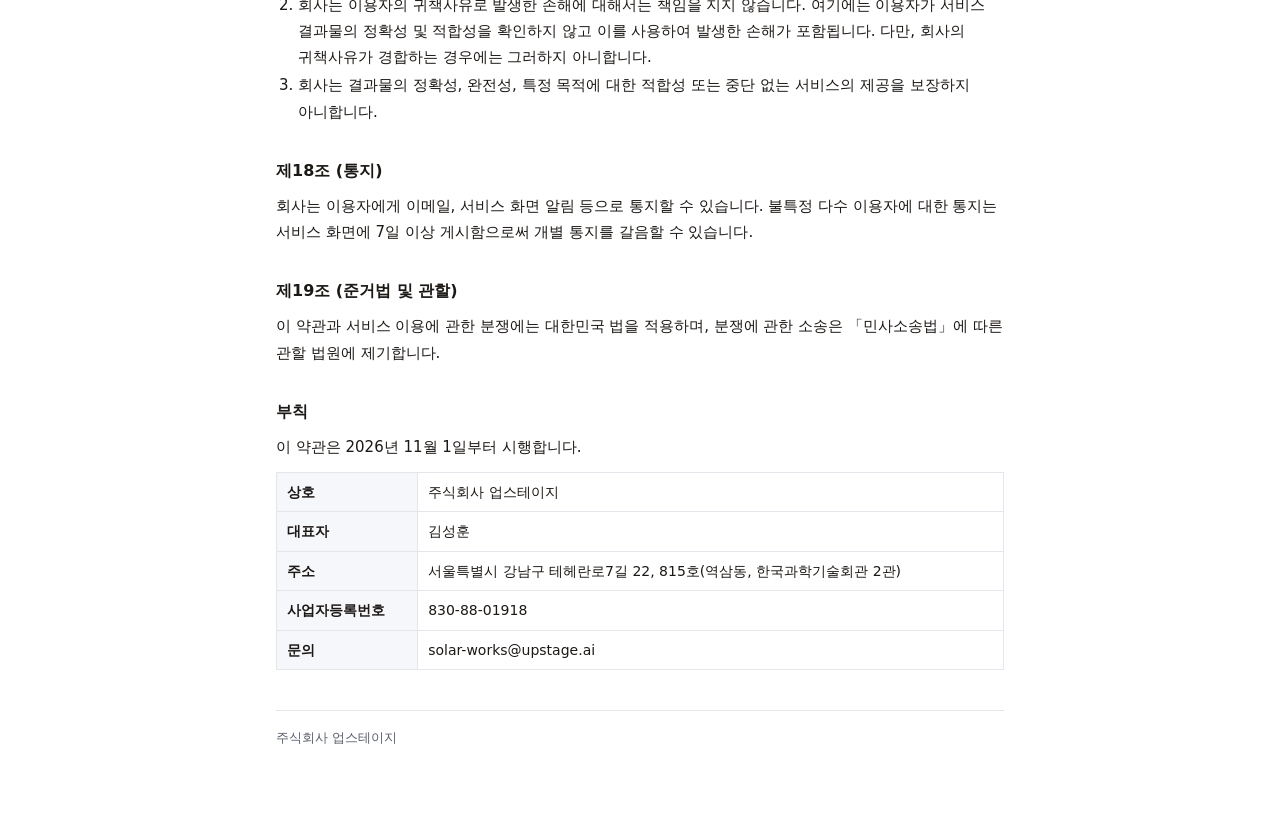
<file: docs/terms/terms_of_service/2026-11-01.html>
<!doctype html>
<html lang="ko">
<head>
<meta charset="utf-8">
<meta name="viewport" content="width=device-width, initial-scale=1">
<title>이용약관 | Solar Works</title>
<style>
:root{color-scheme:light dark;--bg:#fff;--text:#1c1815;--muted:#5d6170;--line:#e4e6ec;--soft:#f6f7fa}
@media (prefers-color-scheme:dark){:root{--bg:#16161a;--text:#ececf1;--muted:#a3a6b4;--line:#2e2f36;--soft:#1f2026}}
*{box-sizing:border-box}
body{margin:0;background:var(--bg);color:var(--text);font-family:-apple-system,BlinkMacSystemFont,"Apple SD Gothic Neo","Malgun Gothic","Noto Sans KR",system-ui,sans-serif;font-size:15px;line-height:1.75;word-break:keep-all;overflow-wrap:anywhere;-webkit-font-smoothing:antialiased}
main{max-width:760px;margin:0 auto;padding:40px 16px 64px}
h1{font-size:24px;line-height:1.4;margin:0 0 6px}
.meta{display:flex;flex-wrap:wrap;align-items:center;justify-content:space-between;gap:8px 16px;color:var(--muted);font-size:13px;margin:0 0 28px;padding-bottom:20px;border-bottom:1px solid var(--line)}
.meta p{margin:0}
select{-webkit-appearance:none;appearance:none;font:inherit;color:var(--text);background-color:var(--bg);background-image:linear-gradient(45deg,transparent 50%,var(--muted) 50%),linear-gradient(135deg,var(--muted) 50%,transparent 50%);background-position:calc(100% - 17px) 55%,calc(100% - 12px) 55%;background-size:5px 5px;background-repeat:no-repeat;border:1px solid var(--line);border-radius:8px;padding:6px 34px 6px 12px;cursor:pointer}
h2{font-size:16px;margin:32px 0 8px}
p,ul,ol{margin:0 0 12px}
ul,ol{padding-left:22px}
li{margin:2px 0}
.table{overflow-x:auto;margin:0 0 12px}
table{width:100%;min-width:560px;border-collapse:collapse;font-size:14px;line-height:1.6}
th,td{border:1px solid var(--line);padding:8px 10px;text-align:left;vertical-align:top}
th{background:var(--soft);font-weight:600;white-space:nowrap}
.note{background:var(--soft);border-radius:8px;padding:12px 14px;font-size:14px}
a{color:inherit;text-underline-offset:2px}
.ko{list-style-type:hangul}
table.wide{min-width:960px}
footer{margin-top:40px;padding-top:16px;border-top:1px solid var(--line);color:var(--muted);font-size:13px}
</style>
</head>
<body>
<main>
<h1>Solar Works 이용약관</h1>
<div class="meta"><p>버전 2026-11-01 · 시행일 2026년 11월 1일</p><select id="versions" aria-label="약관 버전" hidden></select></div>

<h2>제1조 (목적)</h2>
<p>이 약관은 주식회사 업스테이지(이하 "회사")가 제공하는 Solar Works 및 관련 제반 서비스(이하 "서비스")의 이용과 관련하여 회사와 이용자 사이의 권리, 의무 및 책임 사항, 그 밖에 필요한 사항을 정하는 것을 목적으로 합니다.</p>

<h2>제2조 (정의)</h2>
<ol>
<li>"서비스"란 이용자가 데스크톱 앱 등 회사가 제공하는 화면을 통해 AI 에이전트에게 업무를 요청하고 그 결과물을 받아 보는 Solar Works 서비스를 말합니다.</li>
<li>"이용자"란 이 약관에 동의하고 회사와 이용계약을 체결하여 서비스를 이용하는 회원을 말합니다.</li>
<li>"AI 에이전트"란 이용자의 요청에 따라 인공지능 모델을 활용하여 작업수행에 필요한 단계를 구성하고, 이용자가 허용한 권한과 범위 내에서 파일 처리, 도구 실행, 외부 서비스 연동 등의 작업을 수행하거나 결과물을 생성하는 서비스의 기능을 말합니다.</li>
<li>"계정"이란 이용자를 식별하고 서비스를 이용하기 위해 이용자가 Google 계정 또는 Upstage Console 계정 로그인으로 등록한 정보를 말합니다.</li>
<li>"입력 데이터"란 이용자가 서비스에 입력하거나 업로드하거나 열람을 허용한 텍스트, 파일, 폴더, 연결한 외부 서비스의 정보 등을 말합니다.</li>
<li>"결과물"이란 서비스가 입력 데이터를 바탕으로 생성한 답변, 문서, 표, 발표 자료, 코드 등을 말합니다.</li>
<li>"베타 서비스"란 회사가 정식 출시 전에 기능과 품질을 검증하기 위해 기간과 대상을 정하여 제공하는 서비스(비공개 베타 테스트, 공개 베타 테스트 등)를 말합니다.</li>
<li>"피드백"이란 이용자가 서비스에 대해 회사에 제출하는 평가(좋아요·싫어요 등), 의견, 첨부 파일, 오류 신고, 개선 제안을 말합니다.</li>
</ol>

<h2>제3조 (약관의 게시와 개정)</h2>
<ol>
<li>회사는 이 약관과 회사의 상호, 대표자, 주소, 연락처 등을 이용자가 쉽게 알 수 있도록 서비스 화면에 게시합니다.</li>
<li>회사는 「약관의 규제에 관한 법률」 등 관련 법령을 위배하지 않는 범위에서 이 약관을 개정할 수 있습니다.</li>
<li>약관을 개정하는 경우 적용일자와 개정 사유를 밝혀 적용일자 7일 전부터 서비스 화면에 공지합니다. 다만 이용자에게 불리한 변경은 적용일자 30일 전부터 공지하고, 이메일 등으로 개별 통지합니다.</li>
<li>이용자가 개정 약관에 동의하지 않으면 이용계약을 해지할 수 있습니다. 이용자에게 불리한 개정은 이용자가 개정 약관에 동의해야 서비스를 계속 이용할 수 있습니다.</li>
</ol>

<h2>제4조 (이용계약의 성립)</h2>
<ol>
<li>이용계약은 이용자가 이 약관과 필수 동의 항목에 동의하고 회사가 이를 승낙함으로써 성립합니다.</li>
<li>회사는 다음 각 호에 해당하는 경우 승낙하지 않거나 사후에 이용계약을 해지할 수 있습니다.
<ol class="ko">
<li>만 14세 미만이거나 사전에 별도 안내한 서비스 참여 연령기준에 미달하는 경우</li>
<li>타인의 정보를 도용하거나 허위 정보를 등록한 경우</li>
<li>이 약관 위반으로 이용계약이 해지되어 재가입 제한기간이 경과되지 않은 경우</li>
<li>그 밖에 이용자의 귀책사유로 승낙이 곤란하거나, 관련 법령에서 금지하는 목적으로 이용을 신청한 경우</li>
</ol>
</li>
</ol>

<h2>제5조 (회사의 의무)</h2>
<ol>
<li>회사는 관련 법령과 이 약관을 지키며, 안정적으로 서비스를 제공하기 위해 노력합니다.</li>
<li>회사는 이용자의 개인정보를 보호하기 위해 개인정보 처리방침을 공개하고 준수합니다.</li>
<li>회사는 이용자가 제기한 의견이나 불만이 정당하다고 인정되면 이를 처리하며, 처리 결과를 이메일 또는 서비스 화면으로 알립니다.</li>
</ol>

<h2>제6조 (계정 관리)</h2>
<ol>
<li>이용자는 자신의 계정과 로그인 수단을 직접 관리해야 하며, 이를 제3자에게 양도하거나 이용하게 해서는 안 됩니다.</li>
<li>계정이 도용되었거나 제3자가 사용하고 있음을 안 경우 즉시 회사에 알리고 회사의 안내에 따라야 합니다.</li>
</ol>

<h2>제7조 (서비스의 제공)</h2>
<ol>
<li>회사는 AI 에이전트를 통한 문서 읽기·작성, 자료 조사, 데이터 분석, 결과물 생성, 외부 서비스 연결 등 회사가 정하는 기능을 제공합니다.</li>
<li>서비스는 회사가 서비스 화면 등을 통해 사전에 안내한 운영시간과 이용 한도 및 범위에 따라 제공합니다. 시스템 점검, 설비 장애, 외부 서비스(AI 모델 제공자, 클라우드 등)의 장애 등 부득이한 사유가 있으면 서비스를 일시 중단할 수 있습니다. 회사는 예정된 중단을 사전에 공지하고, 만약 사전 공지가 어려운 경우 지체없이 그 사유와 후속조치를 공지합니다.</li>
<li>회사는 서비스 제공에 필요한 범위 내에서 외부 AI 모델 또는 클라우드 등 인프라 서비스를 이용할 수 있습니다. 개인정보 처리위탁, 제3자 제공 및 국외 이전은 각각 관련 법령의 요건을 갖추어 실시하고, 이용목적, 처리항목 등 필요한 사항을 개인정보처리방침에 명시합니다.</li>
<li>회사는 서비스의 기능, 품질 향상, 보안 유지 등 합리적인 사유가 있는 경우 기능을 추가, 변경 또는 종료할 수 있습니다. 중요한 변경이나 종료는 사전에 공지합니다.</li>
</ol>

<h2>제8조 (베타 서비스)</h2>
<ol>
<li>회사는 베타 서비스를 무료로 제공할 수 있으며, 베타 서비스의 기간, 대상, 이용 한도, 참여 혜택은 서비스 화면이나 이메일로 안내합니다.</li>
<li>베타 서비스는 정식 서비스 전에 기능과 품질을 검증하기 위해 제공되는 것으로, 기능의 변경, 오류 또는 일시 중단이 예고 없이 발생할 수 있습니다.</li>
<li>비공개 베타 테스트 기간에 가입한 계정의 정보는 베타 테스트 종료 후 개인정보 처리방침에서 정한 기간 안에 파기하며, 이용자는 공개 베타 또는 정식 출시 시 다시 가입해야 합니다. 다만, 베타 서비스의 종료가 공개 베타 또는 정식 서비스의 출시를 보장하지 아니합니다.</li>
<li>참여 혜택(크레딧 등)의 지급 조건과 방법은 회사가 별도로 안내한 기준에 따릅니다.</li>
</ol>

<h2>제9조 (유료 서비스)</h2>
<ol>
<li>회사는 서비스의 일부를 유료로 제공할 수 있습니다. 유료 서비스를 제공하는 경우 요금, 결제 방법, 제공 범위를 사전에 안내하고 이용자의 별도 신청을 받습니다. 세부 이용 조건은 해당 서비스 화면에 게시합니다.</li>
<li>청약철회와 환불은 「전자상거래 등에서의 소비자보호에 관한 법률」 등 관련 법령과 서비스 화면에 게시한 기준에 따릅니다.</li>
</ol>

<h2>제10조 (이용자의 의무)</h2>
<p>이용자는 다음 각 호의 행위를 해서는 안 됩니다.</p>
<ol>
<li>타인의 개인정보, 영업비밀, 저작물 등 적법하게 처리할 권한이 없는 데이터를 입력하거나 처리를 요청하는 행위</li>
<li>법령에 위반되거나 공서양속에 반하는 결과물의 생성을 요청하는 행위</li>
<li>악성 코드 제작, 해킹, 무단 정보 수집 등 정보통신망에 장애를 일으키거나 보안을 침해하는 행위</li>
<li>서비스의 안정적 운영을 방해하거나 회사가 허용하지 않은 방법으로 서비스에 접근하거나 과도한 부하를 일으키는 행위</li>
<li>회사의 동의 없이 서비스 또는 이에 포함된 소프트웨어의 일부를 복사, 수정, 배포, 판매, 양도, 대여, 담보 제공하거나 타인에게 그 이용을 허락하는 행위와 소프트웨어를 역설계하거나 소스 코드의 추출을 시도하는 등 서비스를 복제, 분해 또는 모방하거나 기타 변형하는 행위</li>
<li>회사의 사전 서면 동의 없이 서비스를 영리 목적으로 재판매하거나 제3자에게 제공하는 행위</li>
<li>그 밖에 관련 법령이나 이 약관을 위반하는 행위</li>
</ol>

<h2>제11조 (입력 데이터와 결과물의 활용)</h2>
<ol>
<li>이용자가 서비스에 입력, 업로드 또는 게시한 자료(이하 "입력 데이터") 및 서비스를 통해 생성된 결과물에 관한 권리는 관련 법령에 따라 이용자 또는 정당한 권리자에게 귀속됩니다. 이용자는 입력데이터를 서비스에 제공하고 이 조에 따른 이용권한을 회사에 부여할 정당한 권리를 보유해야 합니다.</li>
<li>회사는 서비스 제공 및 운영, 품질 평가, 오류 분석, 보안 유지 등 서비스 운영에 필요한 범위에서 입력 데이터, 결과물 및 작업 실행 기록을 처리할 수 있습니다. 이용자는 회사에 위 목적 달성에 필요한 범위에서 해당 데이터를 이용할 수 있는 비독점적이고 무상의 권한을 부여합니다. 회사는 서비스 제공에 필요한 모델 호출 및 데이터 처리 등을 위하여 계열회사 또는 외부 API 모델 제공자에게 해당 데이터의 처리를 위탁할 수 있고 이 경우 회사는 해당 업체가 서비스 제공 목적 범위 내에서만 데이터를 처리하도록 합니다. 만약 개인정보가 포함된 경우에는 관련 법령 및 개인정보 처리방침에 따라 처리하며, 필요한 보호 조치를 실시합니다.</li>
<li>회사는 이용자가 별도의 "AI 모델 학습 이용 동의(선택)"에 동의한 경우에 한하여, 동의 시 안내한 데이터의 범위, 이용 목적 및 보유·이용기간 내에서 입력 데이터, 결과물, 작업 실행 기록 및 피드백을 AI 모델 학습에 활용할 수 있습니다. 회사는 이용자의 별도 동의 없이 해당 데이터를 AI 모델 학습에 이용하지 않습니다.</li>
<li>회사는 이용자가 서비스에 관하여 제출한 의견, 제안 및 피드백을 서비스 개선을 위해 무상으로 이용할 수 있습니다. 다만, 피드백에 포함된 개인정보는 관련 법령 및 개인정보 처리방침에 따라 처리합니다.</li>
<li>결과물은 AI가 생성한 것으로 부정확하거나 불완전할 수 있습니다. 이용자는 결과물을 중요한 판단에 사용하기 전에 내용을 직접 확인해야 합니다.</li>
<li>이용자 기기에 설치된 데스크톱 앱에서 생성되는 대화·작업 기록 및 결과물은 이용자의 기기에 저장되며, 회사는 이를 별도로 보관하지 않습니다. 다만, 제2항에 따른 서비스 운영 목적의 작업 실행 기록 및 제3항에 따라 별도 동의를 받아 제공받은 데이터는 각 해당 목적 범위에서 처리할 수 있습니다. 이용자는 필요한 데이터를 직접 백업해야 하며, 앱을 삭제하더라도 기기에 저장된 데이터는 자동으로 삭제되지 않습니다.</li>
</ol>

<h2>제12조 (AI 에이전트의 작업)</h2>
<ol>
<li>서비스는 이용자가 허용한 범위(선택한 폴더, 연결한 외부 서비스 등) 안에서 작업을 수행합니다.</li>
<li>파일 삭제, 외부 전송처럼 되돌리기 어려운 작업은 실행 전에 이용자의 확인을 받습니다. 다만 이용자가 확인 없이 실행하도록 설정(자동 허용, 기본값은 꺼짐)한 도구의 작업은 확인 절차 없이 실행됩니다.</li>
<li>이용자가 개별 승인하거나 이용자가 자동 허용으로 설정한 도구의 작업의 결과는 이용자의 지시에 따른 수행 결과로 봅니다.</li>
</ol>

<h2>제13조 (지식재산권)</h2>
<ol>
<li>서비스와 서비스에 포함된 소프트웨어, 디자인, 상표 등에 대한 지식재산권은 회사 또는 정당한 권리자에게 있습니다.</li>
<li>회사는 이용자에게 이 약관에 따라 서비스를 이용할 수 있는 양도 불가능한 비독점적 권한만을 부여합니다.</li>
<li>서비스에 포함된 오픈소스 소프트웨어는 해당 라이선스 조건에 따르며, 그 목록은 <a href="../open_source_licenses.html">오픈소스 라이선스 고지</a> 페이지에서 확인할 수 있습니다.</li>
</ol>

<h2>제14조 (이용 제한)</h2>
<p>회사는 이용자가 이 약관을 위반하거나 서비스의 정상적인 운영을 방해한 경우 경고, 일시 정지, 이용계약 해지 등 단계적으로 서비스 이용을 제한할 수 있습니다. 이 경우 그 사유와 기간을 이용자에게 알립니다. 다만 보안 침해, 불법 이용 또는 타인의 권리에 대한 긴급한 위험이 있는 경우에는 우선 제한하고 지체없이 안내할 수 있습니다.</p>
<p>이용자는 solar-works@upstage.ai로 이의를 제기할 수 있으며, 회사는 사실관계를 확인하여 결과를 안내하고 제한 사유가 해소된 경우 필요한 조치를 합니다.</p>

<h2>제15조 (계약 해지)</h2>
<ol>
<li>이용자는 언제든지 고객 문의(solar-works@upstage.ai)를 통해 이용계약 해지(회원 탈퇴)를 신청할 수 있으며, 회사는 관련 법령에 따라 지체 없이 처리합니다.</li>
<li>해지 시 회사가 보관하는 이용자의 데이터는 개인정보 처리방침과 관련 법령에 따라 파기하거나 보관합니다. 이용자의 기기에 저장된 데이터는 이용자가 직접 삭제할 수 있습니다.</li>
</ol>

<h2>제16조 (손해배상)</h2>
<ol>
<li>회사는 고의 또는 과실로 이용자에게 손해를 입힌 경우 관련 법령에 따라 그 손해를 배상합니다.</li>
<li>이용자가 이 약관을 위반하여 회사에 손해를 입힌 경우 이용자는 회사에 그 손해를 배상해야 합니다.</li>
<li>손해배상의 범위는 해당 행위와 상당인과관계가 있는 직접적이고 통상적인 손해로 한정하며, 간접손해, 특별손해, 결과손해 및 일실이익은 제외합니다. 다만, 손해배상 의무자의 고의 또는 중대한 과실로 인한 손해 및 관련 법령상 책임을 제한할 수 없는 경우에는 그러하지 아니합니다.</li>
</ol>

<h2>제17조 (책임의 제한)</h2>
<ol>
<li>회사는 천재지변 등 불가항력, 외부 서비스의 장애 등 회사의 귀책사유 없이 발생한 서비스 중단 또는 손해에 대해서는 책임을 지지 않습니다.</li>
<li>회사는 이용자의 귀책사유로 발생한 손해에 대해서는 책임을 지지 않습니다. 여기에는 이용자가 서비스 결과물의 정확성 및 적합성을 확인하지 않고 이를 사용하여 발생한 손해가 포함됩니다. 다만, 회사의 귀책사유가 경합하는 경우에는 그러하지 아니합니다.</li>
<li>회사는 결과물의 정확성, 완전성, 특정 목적에 대한 적합성 또는 중단 없는 서비스의 제공을 보장하지 아니합니다.</li>
</ol>

<h2>제18조 (통지)</h2>
<p>회사는 이용자에게 이메일, 서비스 화면 알림 등으로 통지할 수 있습니다. 불특정 다수 이용자에 대한 통지는 서비스 화면에 7일 이상 게시함으로써 개별 통지를 갈음할 수 있습니다.</p>

<h2>제19조 (준거법 및 관할)</h2>
<p>이 약관과 서비스 이용에 관한 분쟁에는 대한민국 법을 적용하며, 분쟁에 관한 소송은 「민사소송법」에 따른 관할 법원에 제기합니다.</p>

<h2>부칙</h2>
<p>이 약관은 2026년 11월 1일부터 시행합니다.</p>

<div class="table"><table>
<tbody>
<tr><th>상호</th><td>주식회사 업스테이지</td></tr>
<tr><th>대표자</th><td>김성훈</td></tr>
<tr><th>주소</th><td>서울특별시 강남구 테헤란로7길 22, 815호(역삼동, 한국과학기술회관 2관)</td></tr>
<tr><th>사업자등록번호</th><td>830-88-01918</td></tr>
<tr><th>문의</th><td>solar-works@upstage.ai</td></tr>
</tbody>
</table></div>
<footer>주식회사 업스테이지</footer>
</main>
<script>
// Fills the version picker from versions.json, so this file never changes when a new version is added.
(function () {
  var picker = document.getElementById("versions");
  var here = location.pathname.split("/").pop().replace(/\.html$/, "");
  fetch("versions.json").then(function (r) { return r.json(); }).then(function (list) {
    if (list.length < 2) return;
    list.forEach(function (v) { picker.add(new Option(v + " 시행", v, false, v === here)); });
    picker.hidden = false;
    picker.onchange = function () { location.href = picker.value + ".html"; };
  }).catch(function () {});
})();
</script>
</body>
</html>
</file>
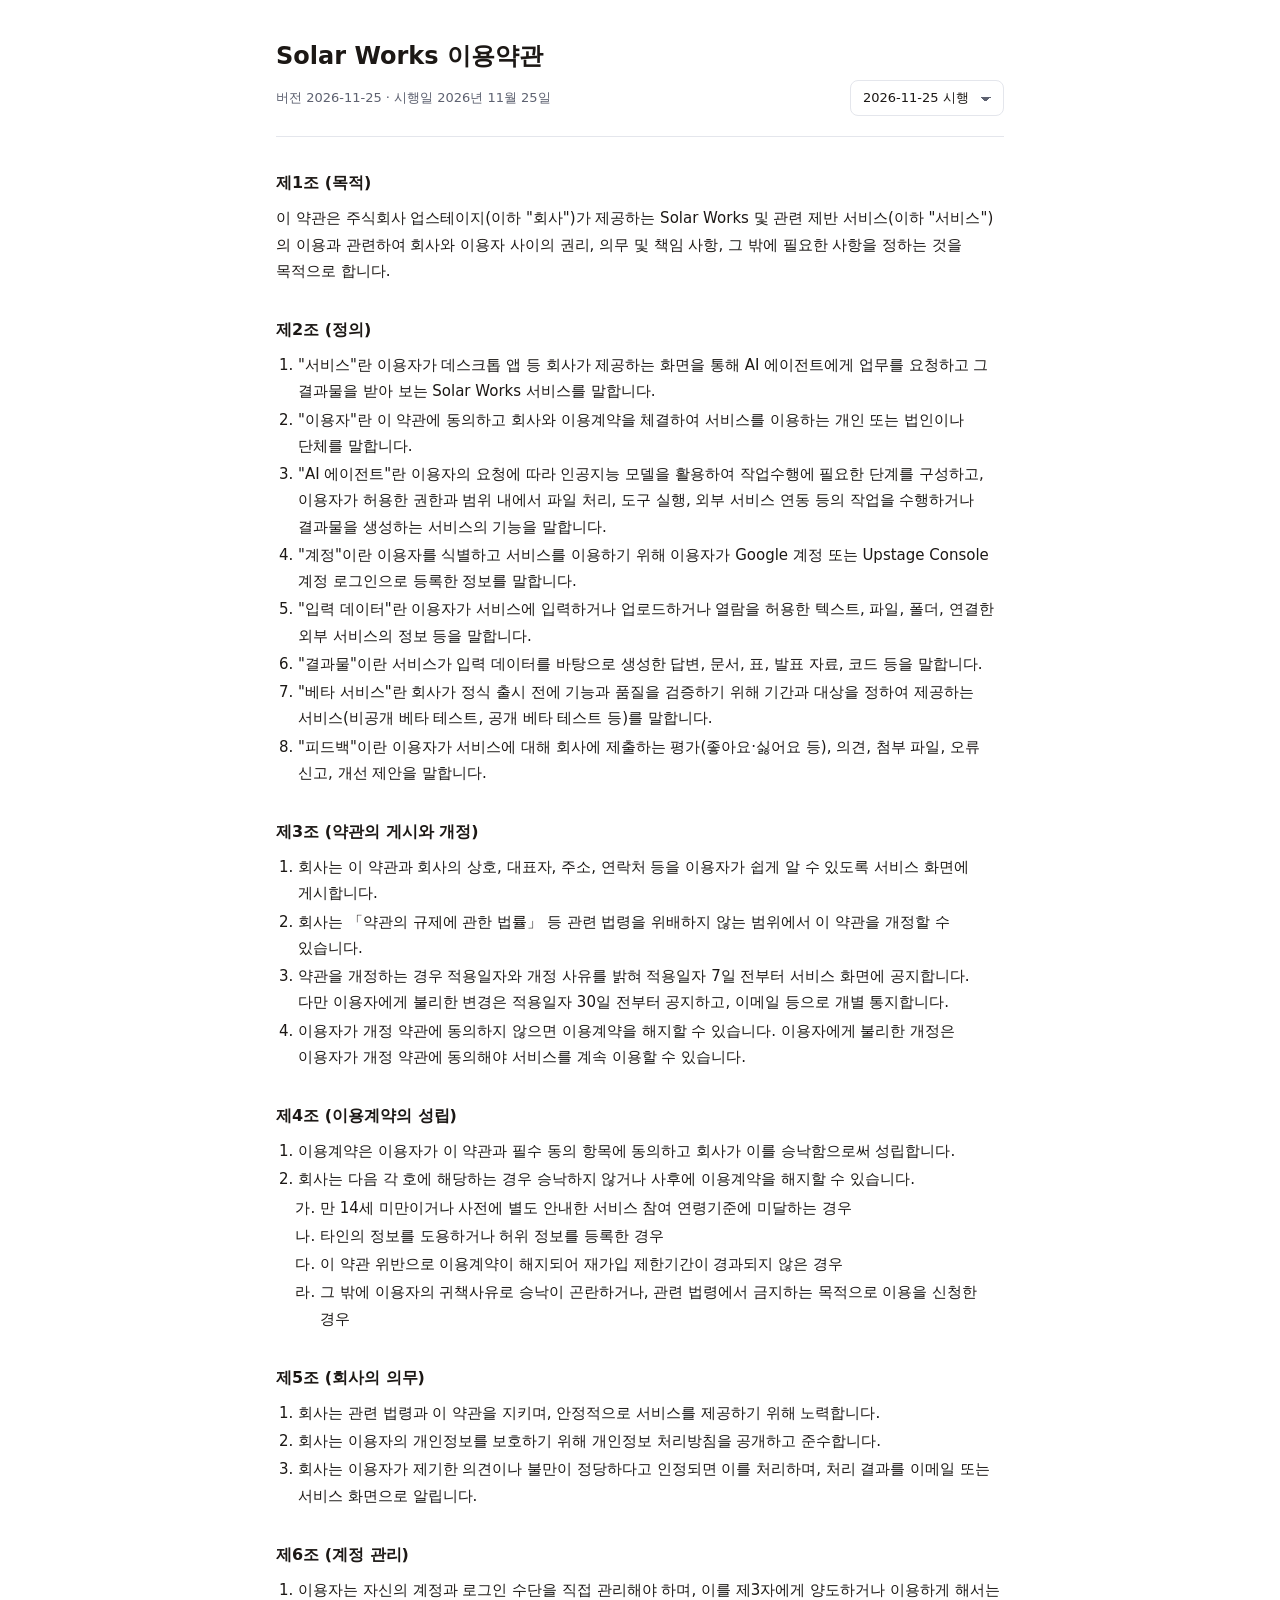
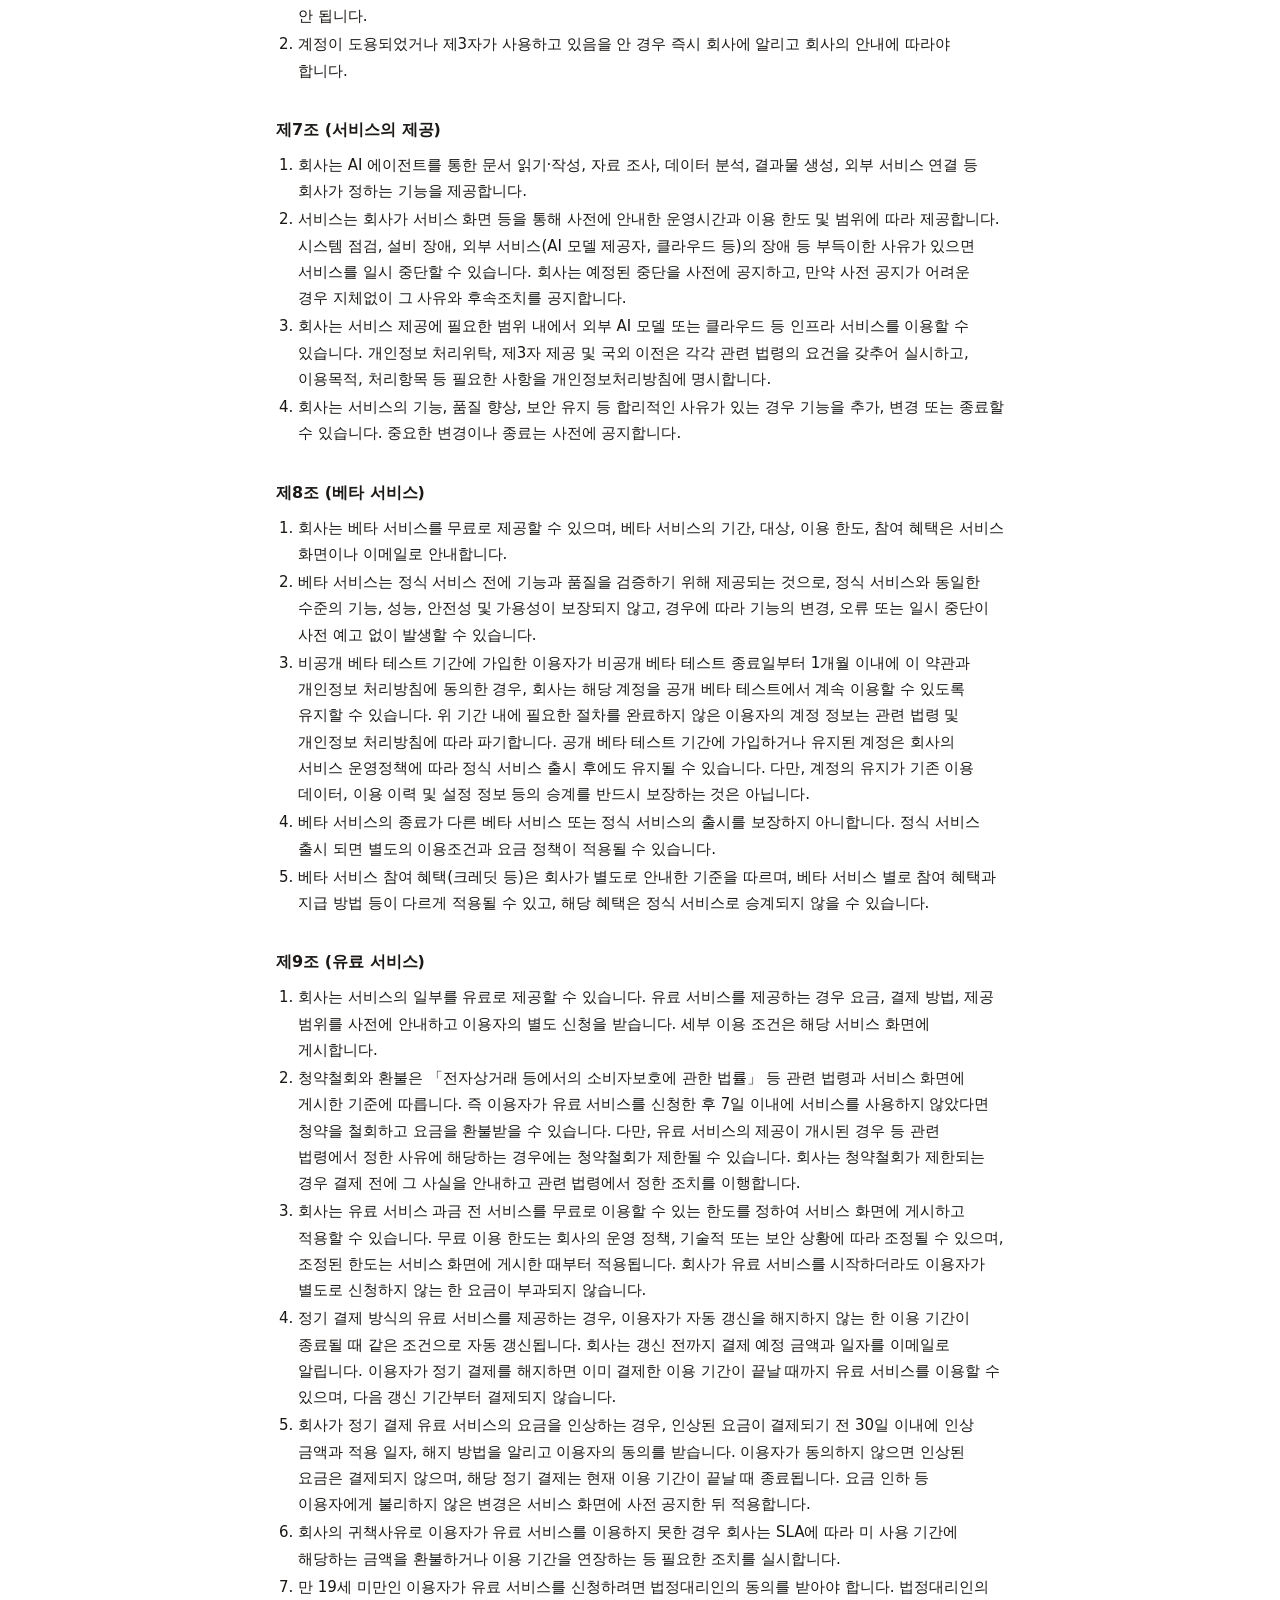
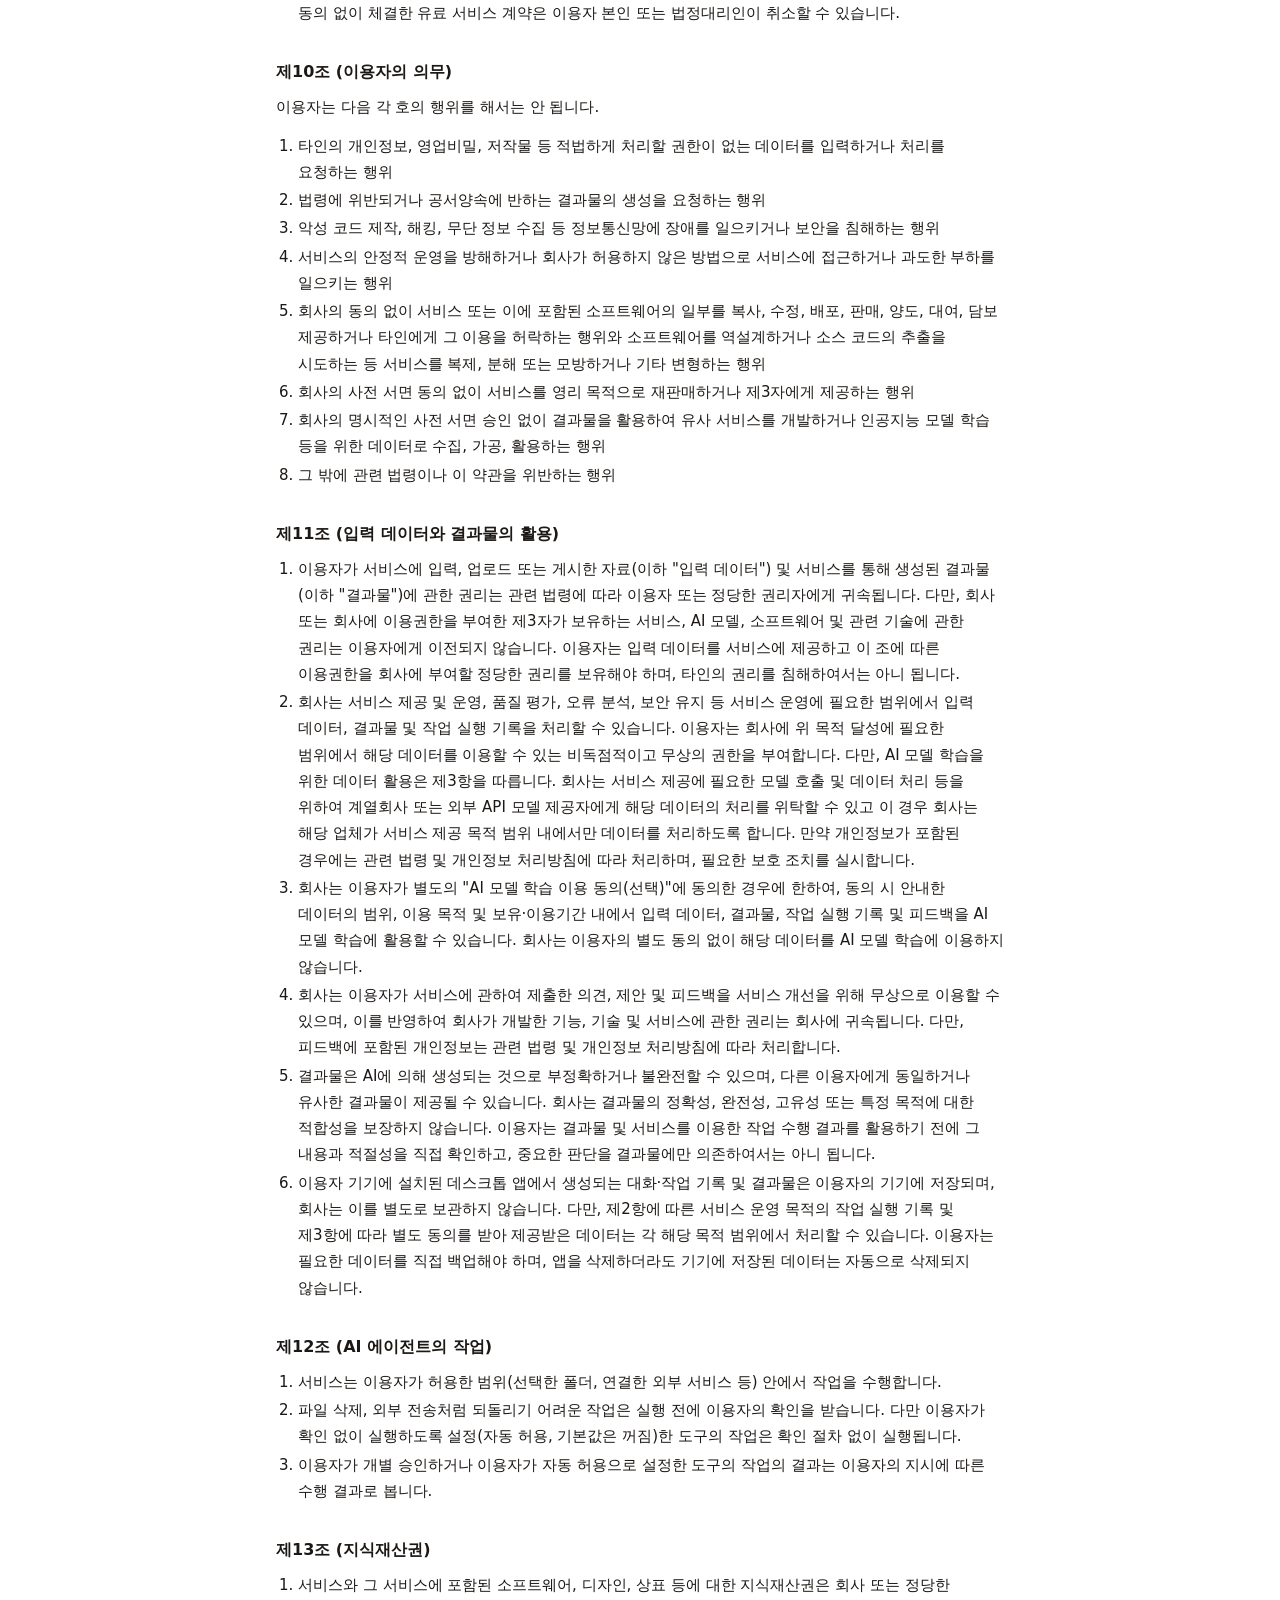
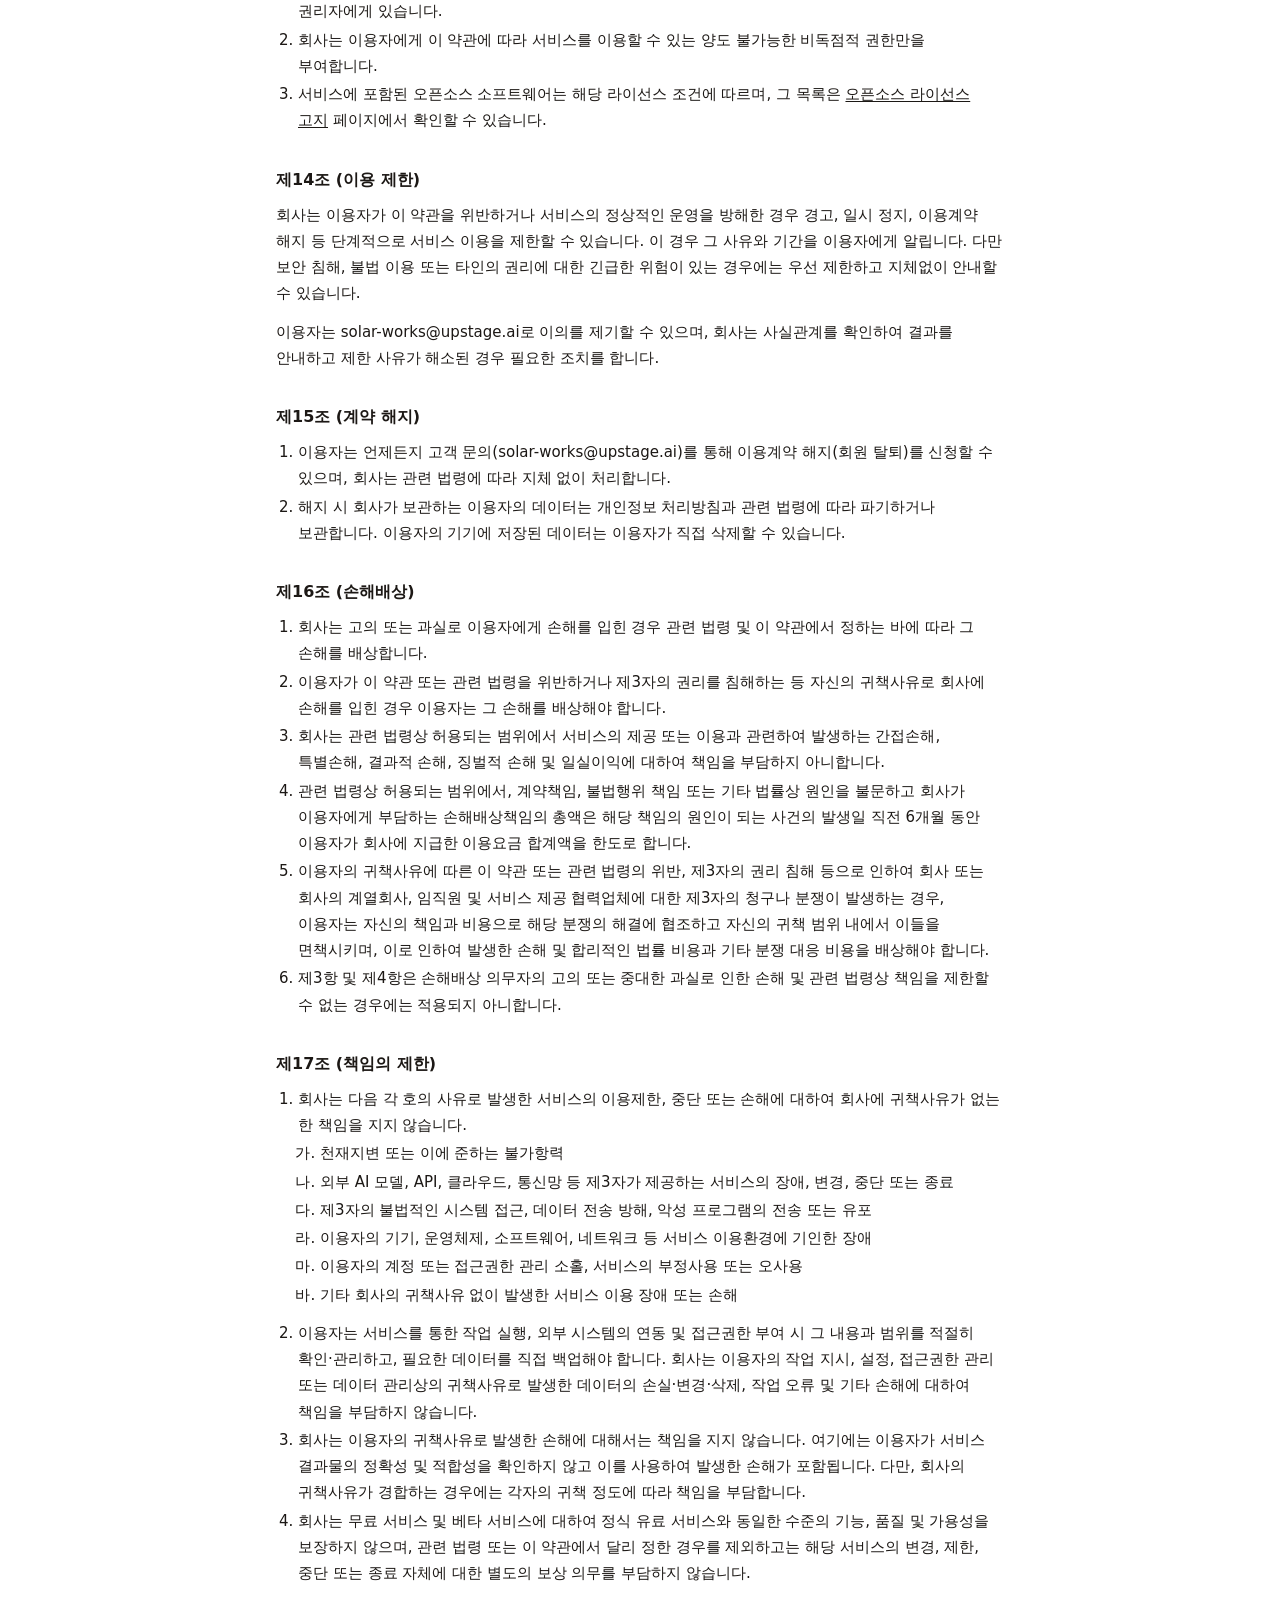
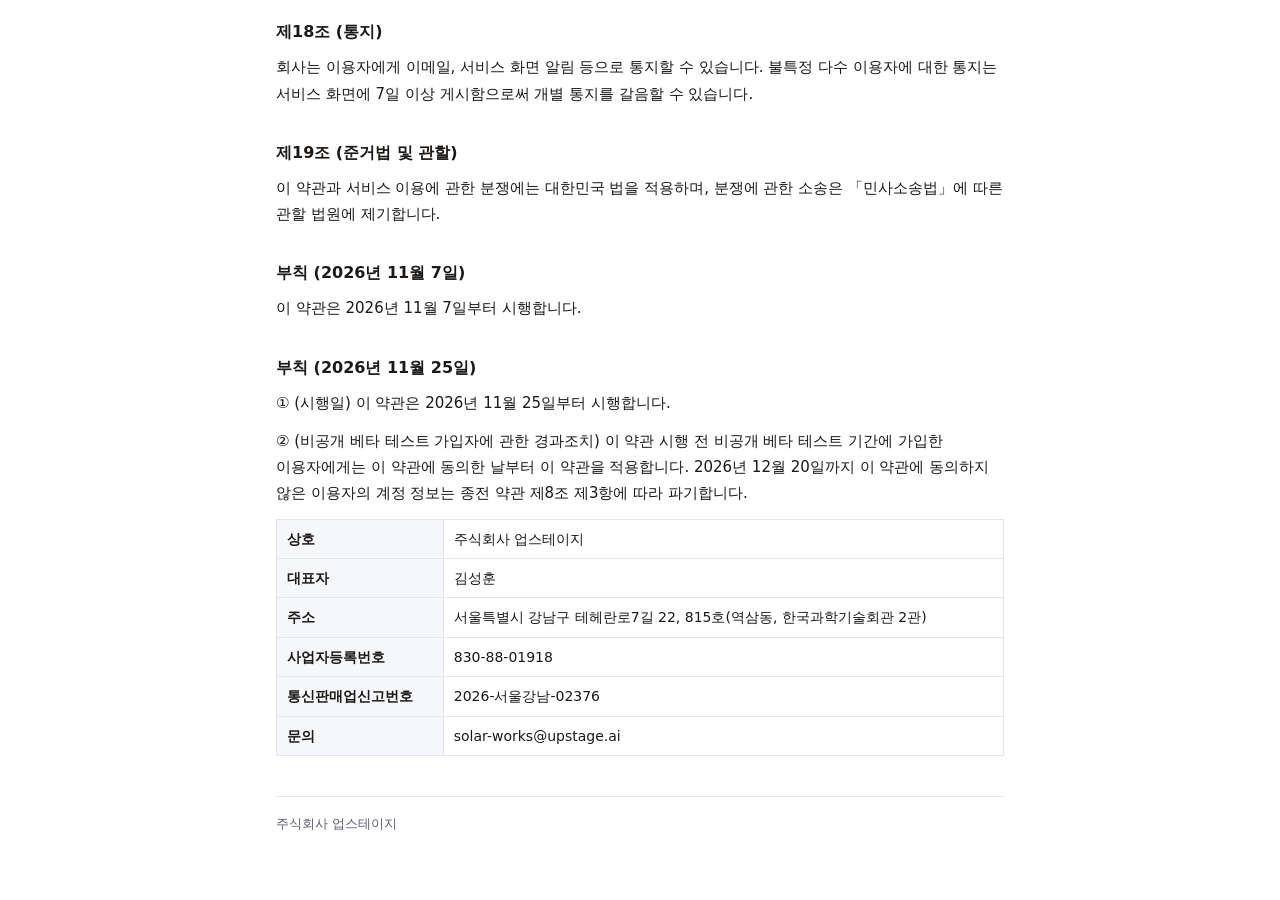
<file: docs/terms/terms_of_service/2026-11-25.html>
<!doctype html>
<html lang="ko">
<head>
<meta charset="utf-8">
<meta name="viewport" content="width=device-width, initial-scale=1">
<title>이용약관 | Solar Works</title>
<style>
:root{color-scheme:light dark;--bg:#fff;--text:#1c1815;--muted:#5d6170;--line:#e4e6ec;--soft:#f6f7fa}
@media (prefers-color-scheme:dark){:root{--bg:#16161a;--text:#ececf1;--muted:#a3a6b4;--line:#2e2f36;--soft:#1f2026}}
*{box-sizing:border-box}
body{margin:0;background:var(--bg);color:var(--text);font-family:-apple-system,BlinkMacSystemFont,"Apple SD Gothic Neo","Malgun Gothic","Noto Sans KR",system-ui,sans-serif;font-size:15px;line-height:1.75;word-break:keep-all;overflow-wrap:anywhere;-webkit-font-smoothing:antialiased}
main{max-width:760px;margin:0 auto;padding:40px 16px 64px}
h1{font-size:24px;line-height:1.4;margin:0 0 6px}
.meta{display:flex;flex-wrap:wrap;align-items:center;justify-content:space-between;gap:8px 16px;color:var(--muted);font-size:13px;margin:0 0 28px;padding-bottom:20px;border-bottom:1px solid var(--line)}
.meta p{margin:0}
select{-webkit-appearance:none;appearance:none;font:inherit;color:var(--text);background-color:var(--bg);background-image:linear-gradient(45deg,transparent 50%,var(--muted) 50%),linear-gradient(135deg,var(--muted) 50%,transparent 50%);background-position:calc(100% - 17px) 55%,calc(100% - 12px) 55%;background-size:5px 5px;background-repeat:no-repeat;border:1px solid var(--line);border-radius:8px;padding:6px 34px 6px 12px;cursor:pointer}
h2{font-size:16px;margin:32px 0 8px}
p,ul,ol{margin:0 0 12px}
ul,ol{padding-left:22px}
li{margin:2px 0}
.table{overflow-x:auto;margin:0 0 12px}
table{width:100%;min-width:560px;border-collapse:collapse;font-size:14px;line-height:1.6}
th,td{border:1px solid var(--line);padding:8px 10px;text-align:left;vertical-align:top}
th{background:var(--soft);font-weight:600;white-space:nowrap}
.note{background:var(--soft);border-radius:8px;padding:12px 14px;font-size:14px}
a{color:inherit;text-underline-offset:2px}
.ko{list-style-type:hangul}
table.wide{min-width:960px}
footer{margin-top:40px;padding-top:16px;border-top:1px solid var(--line);color:var(--muted);font-size:13px}
</style>
</head>
<body>
<main>
<h1>Solar Works 이용약관</h1>
<div class="meta"><p>버전 2026-11-25 · 시행일 2026년 11월 25일</p><select id="versions" aria-label="약관 버전" hidden></select></div>

<h2>제1조 (목적)</h2>
<p>이 약관은 주식회사 업스테이지(이하 "회사")가 제공하는 Solar Works 및 관련 제반 서비스(이하 "서비스")의 이용과 관련하여 회사와 이용자 사이의 권리, 의무 및 책임 사항, 그 밖에 필요한 사항을 정하는 것을 목적으로 합니다.</p>

<h2>제2조 (정의)</h2>
<ol>
<li>"서비스"란 이용자가 데스크톱 앱 등 회사가 제공하는 화면을 통해 AI 에이전트에게 업무를 요청하고 그 결과물을 받아 보는 Solar Works 서비스를 말합니다.</li>
<li>"이용자"란 이 약관에 동의하고 회사와 이용계약을 체결하여 서비스를 이용하는 개인 또는 법인이나 단체를 말합니다.</li>
<li>"AI 에이전트"란 이용자의 요청에 따라 인공지능 모델을 활용하여 작업수행에 필요한 단계를 구성하고, 이용자가 허용한 권한과 범위 내에서 파일 처리, 도구 실행, 외부 서비스 연동 등의 작업을 수행하거나 결과물을 생성하는 서비스의 기능을 말합니다.</li>
<li>"계정"이란 이용자를 식별하고 서비스를 이용하기 위해 이용자가 Google 계정 또는 Upstage Console 계정 로그인으로 등록한 정보를 말합니다.</li>
<li>"입력 데이터"란 이용자가 서비스에 입력하거나 업로드하거나 열람을 허용한 텍스트, 파일, 폴더, 연결한 외부 서비스의 정보 등을 말합니다.</li>
<li>"결과물"이란 서비스가 입력 데이터를 바탕으로 생성한 답변, 문서, 표, 발표 자료, 코드 등을 말합니다.</li>
<li>"베타 서비스"란 회사가 정식 출시 전에 기능과 품질을 검증하기 위해 기간과 대상을 정하여 제공하는 서비스(비공개 베타 테스트, 공개 베타 테스트 등)를 말합니다.</li>
<li>"피드백"이란 이용자가 서비스에 대해 회사에 제출하는 평가(좋아요·싫어요 등), 의견, 첨부 파일, 오류 신고, 개선 제안을 말합니다.</li>
</ol>

<h2>제3조 (약관의 게시와 개정)</h2>
<ol>
<li>회사는 이 약관과 회사의 상호, 대표자, 주소, 연락처 등을 이용자가 쉽게 알 수 있도록 서비스 화면에 게시합니다.</li>
<li>회사는 「약관의 규제에 관한 법률」 등 관련 법령을 위배하지 않는 범위에서 이 약관을 개정할 수 있습니다.</li>
<li>약관을 개정하는 경우 적용일자와 개정 사유를 밝혀 적용일자 7일 전부터 서비스 화면에 공지합니다. 다만 이용자에게 불리한 변경은 적용일자 30일 전부터 공지하고, 이메일 등으로 개별 통지합니다.</li>
<li>이용자가 개정 약관에 동의하지 않으면 이용계약을 해지할 수 있습니다. 이용자에게 불리한 개정은 이용자가 개정 약관에 동의해야 서비스를 계속 이용할 수 있습니다.</li>
</ol>

<h2>제4조 (이용계약의 성립)</h2>
<ol>
<li>이용계약은 이용자가 이 약관과 필수 동의 항목에 동의하고 회사가 이를 승낙함으로써 성립합니다.</li>
<li>회사는 다음 각 호에 해당하는 경우 승낙하지 않거나 사후에 이용계약을 해지할 수 있습니다.
<ol class="ko">
<li>만 14세 미만이거나 사전에 별도 안내한 서비스 참여 연령기준에 미달하는 경우</li>
<li>타인의 정보를 도용하거나 허위 정보를 등록한 경우</li>
<li>이 약관 위반으로 이용계약이 해지되어 재가입 제한기간이 경과되지 않은 경우</li>
<li>그 밖에 이용자의 귀책사유로 승낙이 곤란하거나, 관련 법령에서 금지하는 목적으로 이용을 신청한 경우</li>
</ol>
</li>
</ol>

<h2>제5조 (회사의 의무)</h2>
<ol>
<li>회사는 관련 법령과 이 약관을 지키며, 안정적으로 서비스를 제공하기 위해 노력합니다.</li>
<li>회사는 이용자의 개인정보를 보호하기 위해 개인정보 처리방침을 공개하고 준수합니다.</li>
<li>회사는 이용자가 제기한 의견이나 불만이 정당하다고 인정되면 이를 처리하며, 처리 결과를 이메일 또는 서비스 화면으로 알립니다.</li>
</ol>

<h2>제6조 (계정 관리)</h2>
<ol>
<li>이용자는 자신의 계정과 로그인 수단을 직접 관리해야 하며, 이를 제3자에게 양도하거나 이용하게 해서는 안 됩니다.</li>
<li>계정이 도용되었거나 제3자가 사용하고 있음을 안 경우 즉시 회사에 알리고 회사의 안내에 따라야 합니다.</li>
</ol>

<h2>제7조 (서비스의 제공)</h2>
<ol>
<li>회사는 AI 에이전트를 통한 문서 읽기·작성, 자료 조사, 데이터 분석, 결과물 생성, 외부 서비스 연결 등 회사가 정하는 기능을 제공합니다.</li>
<li>서비스는 회사가 서비스 화면 등을 통해 사전에 안내한 운영시간과 이용 한도 및 범위에 따라 제공합니다. 시스템 점검, 설비 장애, 외부 서비스(AI 모델 제공자, 클라우드 등)의 장애 등 부득이한 사유가 있으면 서비스를 일시 중단할 수 있습니다. 회사는 예정된 중단을 사전에 공지하고, 만약 사전 공지가 어려운 경우 지체없이 그 사유와 후속조치를 공지합니다.</li>
<li>회사는 서비스 제공에 필요한 범위 내에서 외부 AI 모델 또는 클라우드 등 인프라 서비스를 이용할 수 있습니다. 개인정보 처리위탁, 제3자 제공 및 국외 이전은 각각 관련 법령의 요건을 갖추어 실시하고, 이용목적, 처리항목 등 필요한 사항을 개인정보처리방침에 명시합니다.</li>
<li>회사는 서비스의 기능, 품질 향상, 보안 유지 등 합리적인 사유가 있는 경우 기능을 추가, 변경 또는 종료할 수 있습니다. 중요한 변경이나 종료는 사전에 공지합니다.</li>
</ol>

<h2>제8조 (베타 서비스)</h2>
<ol>
<li>회사는 베타 서비스를 무료로 제공할 수 있으며, 베타 서비스의 기간, 대상, 이용 한도, 참여 혜택은 서비스 화면이나 이메일로 안내합니다.</li>
<li>베타 서비스는 정식 서비스 전에 기능과 품질을 검증하기 위해 제공되는 것으로, 정식 서비스와 동일한 수준의 기능, 성능, 안전성 및 가용성이 보장되지 않고, 경우에 따라 기능의 변경, 오류 또는 일시 중단이 사전 예고 없이 발생할 수 있습니다.</li>
<li>비공개 베타 테스트 기간에 가입한 이용자가 비공개 베타 테스트 종료일부터 1개월 이내에 이 약관과 개인정보 처리방침에 동의한 경우, 회사는 해당 계정을 공개 베타 테스트에서 계속 이용할 수 있도록 유지할 수 있습니다. 위 기간 내에 필요한 절차를 완료하지 않은 이용자의 계정 정보는 관련 법령 및 개인정보 처리방침에 따라 파기합니다. 공개 베타 테스트 기간에 가입하거나 유지된 계정은 회사의 서비스 운영정책에 따라 정식 서비스 출시 후에도 유지될 수 있습니다. 다만, 계정의 유지가 기존 이용 데이터, 이용 이력 및 설정 정보 등의 승계를 반드시 보장하는 것은 아닙니다.</li>
<li>베타 서비스의 종료가 다른 베타 서비스 또는 정식 서비스의 출시를 보장하지 아니합니다. 정식 서비스 출시 되면 별도의 이용조건과 요금 정책이 적용될 수 있습니다.</li>
<li>베타 서비스 참여 혜택(크레딧 등)은 회사가 별도로 안내한 기준을 따르며, 베타 서비스 별로 참여 혜택과 지급 방법 등이 다르게 적용될 수 있고, 해당 혜택은 정식 서비스로 승계되지 않을 수 있습니다.</li>
</ol>

<h2>제9조 (유료 서비스)</h2>
<ol>
<li>회사는 서비스의 일부를 유료로 제공할 수 있습니다. 유료 서비스를 제공하는 경우 요금, 결제 방법, 제공 범위를 사전에 안내하고 이용자의 별도 신청을 받습니다. 세부 이용 조건은 해당 서비스 화면에 게시합니다.</li>
<li>청약철회와 환불은 「전자상거래 등에서의 소비자보호에 관한 법률」 등 관련 법령과 서비스 화면에 게시한 기준에 따릅니다. 즉 이용자가 유료 서비스를 신청한 후 7일 이내에 서비스를 사용하지 않았다면 청약을 철회하고 요금을 환불받을 수 있습니다. 다만, 유료 서비스의 제공이 개시된 경우 등 관련 법령에서 정한 사유에 해당하는 경우에는 청약철회가 제한될 수 있습니다. 회사는 청약철회가 제한되는 경우 결제 전에 그 사실을 안내하고 관련 법령에서 정한 조치를 이행합니다.</li>
<li>회사는 유료 서비스 과금 전 서비스를 무료로 이용할 수 있는 한도를 정하여 서비스 화면에 게시하고 적용할 수 있습니다. 무료 이용 한도는 회사의 운영 정책, 기술적 또는 보안 상황에 따라 조정될 수 있으며, 조정된 한도는 서비스 화면에 게시한 때부터 적용됩니다. 회사가 유료 서비스를 시작하더라도 이용자가 별도로 신청하지 않는 한 요금이 부과되지 않습니다.</li>
<li>정기 결제 방식의 유료 서비스를 제공하는 경우, 이용자가 자동 갱신을 해지하지 않는 한 이용 기간이 종료될 때 같은 조건으로 자동 갱신됩니다. 회사는 갱신 전까지 결제 예정 금액과 일자를 이메일로 알립니다. 이용자가 정기 결제를 해지하면 이미 결제한 이용 기간이 끝날 때까지 유료 서비스를 이용할 수 있으며, 다음 갱신 기간부터 결제되지 않습니다.</li>
<li>회사가 정기 결제 유료 서비스의 요금을 인상하는 경우, 인상된 요금이 결제되기 전 30일 이내에 인상 금액과 적용 일자, 해지 방법을 알리고 이용자의 동의를 받습니다. 이용자가 동의하지 않으면 인상된 요금은 결제되지 않으며, 해당 정기 결제는 현재 이용 기간이 끝날 때 종료됩니다. 요금 인하 등 이용자에게 불리하지 않은 변경은 서비스 화면에 사전 공지한 뒤 적용합니다.</li>
<li>회사의 귀책사유로 이용자가 유료 서비스를 이용하지 못한 경우 회사는 SLA에 따라 미 사용 기간에 해당하는 금액을 환불하거나 이용 기간을 연장하는 등 필요한 조치를 실시합니다.</li>
<li>만 19세 미만인 이용자가 유료 서비스를 신청하려면 법정대리인의 동의를 받아야 합니다. 법정대리인의 동의 없이 체결한 유료 서비스 계약은 이용자 본인 또는 법정대리인이 취소할 수 있습니다.</li>
</ol>

<h2>제10조 (이용자의 의무)</h2>
<p>이용자는 다음 각 호의 행위를 해서는 안 됩니다.</p>
<ol>
<li>타인의 개인정보, 영업비밀, 저작물 등 적법하게 처리할 권한이 없는 데이터를 입력하거나 처리를 요청하는 행위</li>
<li>법령에 위반되거나 공서양속에 반하는 결과물의 생성을 요청하는 행위</li>
<li>악성 코드 제작, 해킹, 무단 정보 수집 등 정보통신망에 장애를 일으키거나 보안을 침해하는 행위</li>
<li>서비스의 안정적 운영을 방해하거나 회사가 허용하지 않은 방법으로 서비스에 접근하거나 과도한 부하를 일으키는 행위</li>
<li>회사의 동의 없이 서비스 또는 이에 포함된 소프트웨어의 일부를 복사, 수정, 배포, 판매, 양도, 대여, 담보 제공하거나 타인에게 그 이용을 허락하는 행위와 소프트웨어를 역설계하거나 소스 코드의 추출을 시도하는 등 서비스를 복제, 분해 또는 모방하거나 기타 변형하는 행위</li>
<li>회사의 사전 서면 동의 없이 서비스를 영리 목적으로 재판매하거나 제3자에게 제공하는 행위</li>
<li>회사의 명시적인 사전 서면 승인 없이 결과물을 활용하여 유사 서비스를 개발하거나 인공지능 모델 학습 등을 위한 데이터로 수집, 가공, 활용하는 행위</li>
<li>그 밖에 관련 법령이나 이 약관을 위반하는 행위</li>
</ol>

<h2>제11조 (입력 데이터와 결과물의 활용)</h2>
<ol>
<li>이용자가 서비스에 입력, 업로드 또는 게시한 자료(이하 "입력 데이터") 및 서비스를 통해 생성된 결과물(이하 "결과물")에 관한 권리는 관련 법령에 따라 이용자 또는 정당한 권리자에게 귀속됩니다. 다만, 회사 또는 회사에 이용권한을 부여한 제3자가 보유하는 서비스, AI 모델, 소프트웨어 및 관련 기술에 관한 권리는 이용자에게 이전되지 않습니다. 이용자는 입력 데이터를 서비스에 제공하고 이 조에 따른 이용권한을 회사에 부여할 정당한 권리를 보유해야 하며, 타인의 권리를 침해하여서는 아니 됩니다.</li>
<li>회사는 서비스 제공 및 운영, 품질 평가, 오류 분석, 보안 유지 등 서비스 운영에 필요한 범위에서 입력 데이터, 결과물 및 작업 실행 기록을 처리할 수 있습니다. 이용자는 회사에 위 목적 달성에 필요한 범위에서 해당 데이터를 이용할 수 있는 비독점적이고 무상의 권한을 부여합니다. 다만, AI 모델 학습을 위한 데이터 활용은 제3항을 따릅니다. 회사는 서비스 제공에 필요한 모델 호출 및 데이터 처리 등을 위하여 계열회사 또는 외부 API 모델 제공자에게 해당 데이터의 처리를 위탁할 수 있고 이 경우 회사는 해당 업체가 서비스 제공 목적 범위 내에서만 데이터를 처리하도록 합니다. 만약 개인정보가 포함된 경우에는 관련 법령 및 개인정보 처리방침에 따라 처리하며, 필요한 보호 조치를 실시합니다.</li>
<li>회사는 이용자가 별도의 "AI 모델 학습 이용 동의(선택)"에 동의한 경우에 한하여, 동의 시 안내한 데이터의 범위, 이용 목적 및 보유·이용기간 내에서 입력 데이터, 결과물, 작업 실행 기록 및 피드백을 AI 모델 학습에 활용할 수 있습니다. 회사는 이용자의 별도 동의 없이 해당 데이터를 AI 모델 학습에 이용하지 않습니다.</li>
<li>회사는 이용자가 서비스에 관하여 제출한 의견, 제안 및 피드백을 서비스 개선을 위해 무상으로 이용할 수 있으며, 이를 반영하여 회사가 개발한 기능, 기술 및 서비스에 관한 권리는 회사에 귀속됩니다. 다만, 피드백에 포함된 개인정보는 관련 법령 및 개인정보 처리방침에 따라 처리합니다.</li>
<li>결과물은 AI에 의해 생성되는 것으로 부정확하거나 불완전할 수 있으며, 다른 이용자에게 동일하거나 유사한 결과물이 제공될 수 있습니다. 회사는 결과물의 정확성, 완전성, 고유성 또는 특정 목적에 대한 적합성을 보장하지 않습니다. 이용자는 결과물 및 서비스를 이용한 작업 수행 결과를 활용하기 전에 그 내용과 적절성을 직접 확인하고, 중요한 판단을 결과물에만 의존하여서는 아니 됩니다.</li>
<li>이용자 기기에 설치된 데스크톱 앱에서 생성되는 대화·작업 기록 및 결과물은 이용자의 기기에 저장되며, 회사는 이를 별도로 보관하지 않습니다. 다만, 제2항에 따른 서비스 운영 목적의 작업 실행 기록 및 제3항에 따라 별도 동의를 받아 제공받은 데이터는 각 해당 목적 범위에서 처리할 수 있습니다. 이용자는 필요한 데이터를 직접 백업해야 하며, 앱을 삭제하더라도 기기에 저장된 데이터는 자동으로 삭제되지 않습니다.</li>
</ol>

<h2>제12조 (AI 에이전트의 작업)</h2>
<ol>
<li>서비스는 이용자가 허용한 범위(선택한 폴더, 연결한 외부 서비스 등) 안에서 작업을 수행합니다.</li>
<li>파일 삭제, 외부 전송처럼 되돌리기 어려운 작업은 실행 전에 이용자의 확인을 받습니다. 다만 이용자가 확인 없이 실행하도록 설정(자동 허용, 기본값은 꺼짐)한 도구의 작업은 확인 절차 없이 실행됩니다.</li>
<li>이용자가 개별 승인하거나 이용자가 자동 허용으로 설정한 도구의 작업의 결과는 이용자의 지시에 따른 수행 결과로 봅니다.</li>
</ol>

<h2>제13조 (지식재산권)</h2>
<ol>
<li>서비스와 그 서비스에 포함된 소프트웨어, 디자인, 상표 등에 대한 지식재산권은 회사 또는 정당한 권리자에게 있습니다.</li>
<li>회사는 이용자에게 이 약관에 따라 서비스를 이용할 수 있는 양도 불가능한 비독점적 권한만을 부여합니다.</li>
<li>서비스에 포함된 오픈소스 소프트웨어는 해당 라이선스 조건에 따르며, 그 목록은 <a href="../open_source_licenses.html">오픈소스 라이선스 고지</a> 페이지에서 확인할 수 있습니다.</li>
</ol>

<h2>제14조 (이용 제한)</h2>
<p>회사는 이용자가 이 약관을 위반하거나 서비스의 정상적인 운영을 방해한 경우 경고, 일시 정지, 이용계약 해지 등 단계적으로 서비스 이용을 제한할 수 있습니다. 이 경우 그 사유와 기간을 이용자에게 알립니다. 다만 보안 침해, 불법 이용 또는 타인의 권리에 대한 긴급한 위험이 있는 경우에는 우선 제한하고 지체없이 안내할 수 있습니다.</p>
<p>이용자는 solar-works@upstage.ai로 이의를 제기할 수 있으며, 회사는 사실관계를 확인하여 결과를 안내하고 제한 사유가 해소된 경우 필요한 조치를 합니다.</p>

<h2>제15조 (계약 해지)</h2>
<ol>
<li>이용자는 언제든지 고객 문의(solar-works@upstage.ai)를 통해 이용계약 해지(회원 탈퇴)를 신청할 수 있으며, 회사는 관련 법령에 따라 지체 없이 처리합니다.</li>
<li>해지 시 회사가 보관하는 이용자의 데이터는 개인정보 처리방침과 관련 법령에 따라 파기하거나 보관합니다. 이용자의 기기에 저장된 데이터는 이용자가 직접 삭제할 수 있습니다.</li>
</ol>

<h2>제16조 (손해배상)</h2>
<ol>
<li>회사는 고의 또는 과실로 이용자에게 손해를 입힌 경우 관련 법령 및 이 약관에서 정하는 바에 따라 그 손해를 배상합니다.</li>
<li>이용자가 이 약관 또는 관련 법령을 위반하거나 제3자의 권리를 침해하는 등 자신의 귀책사유로 회사에 손해를 입힌 경우 이용자는 그 손해를 배상해야 합니다.</li>
<li>회사는 관련 법령상 허용되는 범위에서 서비스의 제공 또는 이용과 관련하여 발생하는 간접손해, 특별손해, 결과적 손해, 징벌적 손해 및 일실이익에 대하여 책임을 부담하지 아니합니다.</li>
<li>관련 법령상 허용되는 범위에서, 계약책임, 불법행위 책임 또는 기타 법률상 원인을 불문하고 회사가 이용자에게 부담하는 손해배상책임의 총액은 해당 책임의 원인이 되는 사건의 발생일 직전 6개월 동안 이용자가 회사에 지급한 이용요금 합계액을 한도로 합니다.</li>
<li>이용자의 귀책사유에 따른 이 약관 또는 관련 법령의 위반, 제3자의 권리 침해 등으로 인하여 회사 또는 회사의 계열회사, 임직원 및 서비스 제공 협력업체에 대한 제3자의 청구나 분쟁이 발생하는 경우, 이용자는 자신의 책임과 비용으로 해당 분쟁의 해결에 협조하고 자신의 귀책 범위 내에서 이들을 면책시키며, 이로 인하여 발생한 손해 및 합리적인 법률 비용과 기타 분쟁 대응 비용을 배상해야 합니다.</li>
<li>제3항 및 제4항은 손해배상 의무자의 고의 또는 중대한 과실로 인한 손해 및 관련 법령상 책임을 제한할 수 없는 경우에는 적용되지 아니합니다.</li>
</ol>

<h2>제17조 (책임의 제한)</h2>
<ol>
<li>회사는 다음 각 호의 사유로 발생한 서비스의 이용제한, 중단 또는 손해에 대하여 회사에 귀책사유가 없는 한 책임을 지지 않습니다.
<ol class="ko">
<li>천재지변 또는 이에 준하는 불가항력</li>
<li>외부 AI 모델, API, 클라우드, 통신망 등 제3자가 제공하는 서비스의 장애, 변경, 중단 또는 종료</li>
<li>제3자의 불법적인 시스템 접근, 데이터 전송 방해, 악성 프로그램의 전송 또는 유포</li>
<li>이용자의 기기, 운영체제, 소프트웨어, 네트워크 등 서비스 이용환경에 기인한 장애</li>
<li>이용자의 계정 또는 접근권한 관리 소홀, 서비스의 부정사용 또는 오사용</li>
<li>기타 회사의 귀책사유 없이 발생한 서비스 이용 장애 또는 손해</li>
</ol>
</li>
<li>이용자는 서비스를 통한 작업 실행, 외부 시스템의 연동 및 접근권한 부여 시 그 내용과 범위를 적절히 확인·관리하고, 필요한 데이터를 직접 백업해야 합니다. 회사는 이용자의 작업 지시, 설정, 접근권한 관리 또는 데이터 관리상의 귀책사유로 발생한 데이터의 손실·변경·삭제, 작업 오류 및 기타 손해에 대하여 책임을 부담하지 않습니다.</li>
<li>회사는 이용자의 귀책사유로 발생한 손해에 대해서는 책임을 지지 않습니다. 여기에는 이용자가 서비스 결과물의 정확성 및 적합성을 확인하지 않고 이를 사용하여 발생한 손해가 포함됩니다. 다만, 회사의 귀책사유가 경합하는 경우에는 각자의 귀책 정도에 따라 책임을 부담합니다.</li>
<li>회사는 무료 서비스 및 베타 서비스에 대하여 정식 유료 서비스와 동일한 수준의 기능, 품질 및 가용성을 보장하지 않으며, 관련 법령 또는 이 약관에서 달리 정한 경우를 제외하고는 해당 서비스의 변경, 제한, 중단 또는 종료 자체에 대한 별도의 보상 의무를 부담하지 않습니다.</li>
</ol>

<h2>제18조 (통지)</h2>
<p>회사는 이용자에게 이메일, 서비스 화면 알림 등으로 통지할 수 있습니다. 불특정 다수 이용자에 대한 통지는 서비스 화면에 7일 이상 게시함으로써 개별 통지를 갈음할 수 있습니다.</p>

<h2>제19조 (준거법 및 관할)</h2>
<p>이 약관과 서비스 이용에 관한 분쟁에는 대한민국 법을 적용하며, 분쟁에 관한 소송은 「민사소송법」에 따른 관할 법원에 제기합니다.</p>

<h2>부칙 (2026년 11월 7일)</h2>
<p>이 약관은 2026년 11월 7일부터 시행합니다.</p>

<h2>부칙 (2026년 11월 25일)</h2>
<p>① (시행일) 이 약관은 2026년 11월 25일부터 시행합니다.</p>
<p>② (비공개 베타 테스트 가입자에 관한 경과조치) 이 약관 시행 전 비공개 베타 테스트 기간에 가입한 이용자에게는 이 약관에 동의한 날부터 이 약관을 적용합니다. 2026년 12월 20일까지 이 약관에 동의하지 않은 이용자의 계정 정보는 종전 약관 제8조 제3항에 따라 파기합니다.</p>

<div class="table"><table>
<tbody>
<tr><th>상호</th><td>주식회사 업스테이지</td></tr>
<tr><th>대표자</th><td>김성훈</td></tr>
<tr><th>주소</th><td>서울특별시 강남구 테헤란로7길 22, 815호(역삼동, 한국과학기술회관 2관)</td></tr>
<tr><th>사업자등록번호</th><td>830-88-01918</td></tr>
<tr><th>통신판매업신고번호</th><td>2026-서울강남-02376</td></tr>
<tr><th>문의</th><td>solar-works@upstage.ai</td></tr>
</tbody>
</table></div>
<footer>주식회사 업스테이지</footer>
</main>
<script>
// Fills the version picker from versions.json, so this file never changes when a new version is added.
(function () {
  var picker = document.getElementById("versions");
  var here = location.pathname.split("/").pop().replace(/\.html$/, "");
  fetch("versions.json").then(function (r) { return r.json(); }).then(function (list) {
    if (list.length < 2) return;
    list.forEach(function (v) { picker.add(new Option(v + " 시행", v, false, v === here)); });
    picker.hidden = false;
    picker.onchange = function () { location.href = picker.value + ".html"; };
  }).catch(function () {});
})();
</script>
</body>
</html>
</file>
<file: docs/assets/site.css>
:root {
  --bg: #ffffff;
  --bg-2: #f6f7fa;
  --card: #ffffff;
  --line: #e4e6ec;
  --text: #0b0b12;
  --muted: #5d6170;
  --brand: #5b4cf0;
  --brand-hover: #4a3bdc;
  --brand-soft: #eeedff;
  --radius: 14px;
}
* { box-sizing: border-box; }
html { scroll-behavior: smooth; }
body {
  margin: 0;
  background: var(--bg);
  color: var(--text);
  font-family: Inter, "Noto Sans KR", system-ui, -apple-system, sans-serif;
  line-height: 1.6;
  word-break: keep-all;
  -webkit-font-smoothing: antialiased;
  overflow-x: hidden;
}
a { color: inherit; text-decoration: none; }
.wrap { max-width: 1120px; margin: 0 auto; padding: 0 16px; }

/* nav */
nav { position: sticky; top: 0; z-index: 10; backdrop-filter: blur(14px); background: rgba(255,255,255,.85); border-bottom: 1px solid var(--line); }
nav .wrap { display: flex; align-items: center; justify-content: space-between; height: 64px; }
.brand { display: flex; align-items: center; gap: 10px; font-weight: 700; font-size: 18px; letter-spacing: -.01em; }
.brand img { width: 26px; height: 26px; }
.nav-links { display: flex; gap: 24px; align-items: center; font-size: 14px; color: var(--muted); }
.nav-links a:hover { color: var(--text); }
.nav-cta { padding: 8px 16px; border-radius: 8px; background: var(--brand); color: #fff !important; font-weight: 600; }
.nav-cta:hover { background: var(--brand-hover); }
@media (max-width: 640px) { .nav-links .hide-sm { display: none; } }

/* hero */
.hero { padding: 96px 0 88px; text-align: center; background: var(--bg-2); border-bottom: 1px solid var(--line); }
.pill { display: inline-flex; align-items: center; gap: 8px; padding: 5px 12px; border-radius: 999px; font-size: 13px; color: var(--muted); background: #fff; border: 1px solid var(--line); }
.pill b { color: var(--brand); font-weight: 600; }
h1 { font-size: clamp(38px, 6.4vw, 68px); line-height: 1.12; letter-spacing: -.035em; margin: 24px 0 20px; font-weight: 700; }
h1 .g { color: var(--brand); }
.lead { font-size: clamp(16px, 2.1vw, 19px); color: var(--muted); max-width: 640px; margin: 0 auto; }
.cta { margin-top: 36px; display: flex; flex-direction: column; align-items: center; gap: 12px; }
.btn-primary {
  display: inline-flex; align-items: center; gap: 10px; padding: 14px 26px; border-radius: 10px;
  background: var(--brand); color: #fff; font-weight: 600; font-size: 17px; transition: background .15s ease;
}
.btn-primary:hover { background: var(--brand-hover); }
.btn-primary svg { width: 20px; height: 20px; }
.cta-meta { font-size: 13px; color: var(--muted); }
.cta-meta a { text-decoration: underline; text-underline-offset: 3px; }

/* hero visual */
.window {
  margin: 64px auto 0; max-width: 920px; border-radius: 14px; border: 1px solid var(--line);
  background: #fff; text-align: left; overflow: hidden;
  box-shadow: 0 24px 60px -24px rgba(17,17,40,.18);
}
.win-bar { display: flex; gap: 7px; padding: 13px 16px; border-bottom: 1px solid var(--line); background: #fafbfc; }
.win-bar i { width: 11px; height: 11px; border-radius: 50%; background: #dfe1e7; }
.win-body { display: grid; grid-template-columns: 200px 1fr; min-height: 300px; }
.win-side { border-right: 1px solid var(--line); padding: 16px 12px; font-size: 13px; color: var(--muted); display: flex; flex-direction: column; gap: 6px; background: #fafbfc; }
.win-side span { padding: 7px 10px; border-radius: 8px; white-space: nowrap; overflow: hidden; text-overflow: ellipsis; }
.win-side span.on { background: var(--brand-soft); color: var(--text); font-weight: 500; }
.win-main { padding: 22px; display: flex; flex-direction: column; gap: 14px; font-size: 14px; }
.msg-user { align-self: flex-end; background: #f1f2f6; padding: 10px 14px; border-radius: 12px 12px 4px 12px; max-width: 80%; }
.msg-ai { color: #2b2e3a; max-width: 92%; }
.tool { display: inline-flex; gap: 8px; align-items: center; font-size: 12.5px; color: var(--muted); border: 1px solid var(--line); border-radius: 8px; padding: 6px 10px; margin: 2px 6px 2px 0; }
.tool::before { content: ""; width: 7px; height: 7px; border-radius: 50%; background: #22b573; }
.artifact { display: flex; align-items: center; gap: 12px; border: 1px solid var(--line); background: #fff; border-radius: 12px; padding: 12px 14px; max-width: 360px; }
.artifact .ic { width: 34px; height: 34px; border-radius: 8px; background: var(--brand-soft) url(logo.svg) center / 18px no-repeat; flex: none; }
.artifact small { display: block; color: var(--muted); font-size: 12px; }
@media (max-width: 720px) { .win-body { grid-template-columns: 1fr; } .win-side { display: none; } }

/* sections */
section { padding: 96px 0; }
.eyebrow { color: var(--muted); font-weight: 500; font-size: 15px; }
h2 { font-size: clamp(30px, 4.2vw, 44px); letter-spacing: -.03em; line-height: 1.18; margin: 8px 0 14px; font-weight: 700; }
.sub { color: var(--muted); max-width: 620px; font-size: 17px; margin: 0; }
.center { text-align: center; } .center .sub { margin: 0 auto; }

.grid { display: grid; grid-template-columns: repeat(3, 1fr); gap: 16px; margin-top: 56px; }
@media (max-width: 900px) { .grid { grid-template-columns: repeat(2, 1fr); } }
@media (max-width: 600px) { .grid { grid-template-columns: 1fr; } }
.card { background: var(--card); border: 1px solid var(--line); border-radius: var(--radius); padding: 28px; transition: border-color .2s, box-shadow .2s; }
.card:hover { border-color: #cfd2db; box-shadow: 0 8px 24px -12px rgba(17,17,40,.12); }
.card .ico { width: 42px; height: 42px; border-radius: 10px; display: grid; place-items: center; background: var(--brand-soft); color: var(--brand); margin-bottom: 18px; }
.card .ico svg { width: 21px; height: 21px; }
.card h3 { margin: 0 0 8px; font-size: 18px; font-weight: 600; letter-spacing: -.01em; }
.card p { margin: 0; color: var(--muted); font-size: 15px; }

.band { background: var(--bg-2); border-top: 1px solid var(--line); border-bottom: 1px solid var(--line); }
.steps { display: grid; grid-template-columns: repeat(3, 1fr); gap: 16px; margin-top: 48px; counter-reset: s; }
@media (max-width: 800px) { .steps { grid-template-columns: 1fr; } }
.step { position: relative; background: #fff; border: 1px solid var(--line); border-radius: var(--radius); padding: 28px; }
.step::before { counter-increment: s; content: "STEP " counter(s); display: inline-block; margin-bottom: 14px; font-size: 12px; font-weight: 600; color: var(--brand); background: var(--brand-soft); padding: 3px 10px; border-radius: 999px; }
.step h3 { margin: 0 0 8px; font-size: 18px; font-weight: 600; }
.step p { margin: 0; color: var(--muted); font-size: 15px; }

.chips { display: flex; flex-wrap: wrap; gap: 10px; justify-content: center; margin-top: 40px; }
.chip { padding: 8px 16px; border-radius: 999px; border: 1px solid var(--line); background: #fff; font-size: 14px; color: #2b2e3a; }

/* downloads */
.dl-grid { display: grid; grid-template-columns: repeat(3, 1fr); gap: 16px; margin-top: 48px; }
@media (max-width: 860px) { .dl-grid { grid-template-columns: 1fr; } }
.dl { background: var(--card); border: 1px solid var(--line); border-radius: var(--radius); padding: 28px; display: flex; flex-direction: column; gap: 14px; }
.dl.me { border-color: var(--brand); box-shadow: 0 0 0 1px var(--brand) inset; }
.dl-head { display: flex; align-items: center; gap: 12px; }
.dl-head svg { width: 28px; height: 28px; }
.dl-head h3 { margin: 0; font-size: 20px; font-weight: 600; }
.dl-head .tag { margin-left: auto; font-size: 12px; font-weight: 500; padding: 2px 10px; border-radius: 999px; background: var(--brand-soft); color: var(--brand); display: none; }
.dl.me .tag { display: inline-block; }
.dl .req { color: var(--muted); font-size: 14px; margin: 0; }
.dl-btns { display: flex; flex-direction: column; gap: 8px; margin-top: auto; }
.btn { display: flex; justify-content: space-between; align-items: center; padding: 12px 16px; border-radius: 10px; border: 1px solid var(--line); background: #fff; font-weight: 600; font-size: 15px; transition: background .15s, border-color .15s; }
.btn:hover { background: var(--bg-2); border-color: #cfd2db; }
.btn small { color: var(--muted); font-weight: 500; font-size: 12px; }
.dl.me .btn:first-child { background: var(--brand); color: #fff; border-color: transparent; }
.dl.me .btn:first-child:hover { background: var(--brand-hover); }
.dl.me .btn:first-child small { color: rgba(255,255,255,.8); }
.dl-foot { text-align: center; margin-top: 28px; color: var(--muted); font-size: 14px; }
.dl-foot a { color: var(--brand); }

code { font-family: ui-monospace, SFMono-Regular, Menlo, monospace; font-size: 13px; background: #f1f2f6; padding: 2px 6px; border-radius: 6px; color: #2b2e3a; word-break: break-all; }

footer { border-top: 1px solid var(--line); padding: 40px 0; color: var(--muted); font-size: 14px; background: var(--bg-2); }
footer .wrap { display: flex; flex-wrap: wrap; gap: 16px; justify-content: space-between; align-items: center; }
footer a:hover { color: var(--text); }
/* motion */
.win-main { min-height: 300px; transition: opacity .35s ease; }
.win-main.fade { opacity: 0; }
.win-side span { transition: background .3s, color .3s; }
.caret::after { content: ""; display: inline-block; width: 2px; height: 1em; margin-left: 2px; vertical-align: -2px; background: currentColor; animation: blink 1s steps(1) infinite; }
@keyframes blink { 50% { opacity: 0; } }
.tool.run::before { background: #f5a524; animation: pulse 1s ease-in-out infinite; }
@keyframes pulse { 50% { opacity: .25; } }
.pop { animation: pop .45s cubic-bezier(.2,.9,.3,1.3) both; }
@keyframes pop { from { opacity: 0; transform: translateY(8px) scale(.96); } }
.fadein { animation: fadein .4s ease both; }
@keyframes fadein { from { opacity: 0; transform: translateY(4px); } }

.reveal { opacity: 0; transform: translateY(18px); transition: opacity .6s ease, transform .6s ease; }
.reveal.in { opacity: 1; transform: none; }

.marquee { margin-top: 40px; overflow: hidden; -webkit-mask-image: linear-gradient(90deg, transparent, #000 8%, #000 92%, transparent); mask-image: linear-gradient(90deg, transparent, #000 8%, #000 92%, transparent); }
.marquee .chips { margin-top: 0; flex-wrap: nowrap; justify-content: flex-start; width: max-content; animation: marquee 40s linear infinite; }
.marquee:hover .chips { animation-play-state: paused; }
.marquee .chip { white-space: nowrap; }
@keyframes marquee { to { transform: translateX(-50%); } }

@media (prefers-reduced-motion: reduce) {
  .marquee { -webkit-mask-image: none; mask-image: none; }
  .marquee .chips { animation: none; flex-wrap: wrap; justify-content: center; width: auto; }
  .marquee .dup { display: none; }
}
/* platform content */
.eyebrow .num, .mono { font-family: ui-monospace, SFMono-Regular, Menlo, monospace; font-size: 12px; letter-spacing: .06em; color: var(--brand); }
.eyebrow .num { margin-right: 6px; }
.pillars { display: grid; grid-template-columns: repeat(4, 1fr); margin: 48px auto 0; max-width: 920px; background: #fff; border: 1px solid var(--line); border-radius: var(--radius); text-align: left; }
.pillars div { padding: 20px 22px; border-left: 1px solid var(--line); }
.pillars div:first-child { border-left: 0; }
.pillars b { display: block; font-size: 16px; }
.pillars span { color: var(--muted); font-size: 13px; }
@media (max-width: 760px) { .pillars { grid-template-columns: 1fr 1fr; } .pillars div:nth-child(3) { border-left: 0; } .pillars div:nth-child(n+3) { border-top: 1px solid var(--line); } }

.needs { display: grid; grid-template-columns: repeat(5, 1fr); gap: 12px; margin-top: 48px; }
@media (max-width: 1000px) { .needs { grid-template-columns: 1fr 1fr; } }
@media (max-width: 600px) { .needs { grid-template-columns: 1fr; } }
.need { background: #fff; border: 1px solid var(--line); border-radius: var(--radius); padding: 22px; display: flex; flex-direction: column; }
.need .num { font-family: ui-monospace, Menlo, monospace; font-size: 12px; color: var(--brand); }
.need h3 { font-size: 16px; line-height: 1.4; margin: 8px 0; font-weight: 600; }
.need .q { color: var(--muted); font-size: 13.5px; margin: 0 0 16px; }
.need .a { margin: auto 0 0; padding-top: 14px; border-top: 1px dashed var(--line); font-size: 13.5px; color: #2b2e3a; }

.scenes { display: grid; grid-template-columns: repeat(3, 1fr); gap: 16px; margin-top: 48px; }
@media (max-width: 960px) { .scenes { grid-template-columns: 1fr; } }
.scene { background: #fff; border: 1px solid var(--line); border-radius: var(--radius); padding: 28px; }
.scene-head { display: flex; justify-content: space-between; align-items: center; }
.live { font-size: 12px; font-weight: 500; color: #12805c; background: #e6f6ef; padding: 2px 10px; border-radius: 999px; }
.scene h3 { font-size: 20px; margin: 12px 0 10px; font-weight: 700; }
.scene .ctx { color: var(--muted); font-size: 14.5px; margin: 0; }
.scene .gain { margin: 16px 0; padding: 12px 14px; background: var(--brand-soft); border-radius: 10px; font-size: 14.5px; font-weight: 500; color: #2a2370; }
.scene ul { margin: 0; padding-left: 18px; color: #2b2e3a; font-size: 14px; }
.scene li { margin: 6px 0; }

.controls { display: grid; grid-template-columns: repeat(5, 1fr); gap: 12px; margin-top: 48px; }
@media (max-width: 1000px) { .controls { grid-template-columns: 1fr 1fr; } }
@media (max-width: 600px) { .controls { grid-template-columns: 1fr; } }
.ctl { background: #fff; border: 1px solid var(--line); border-radius: var(--radius); padding: 22px; }
.ctl h3 { margin: 6px 0 14px; font-size: 18px; }
.ctl dl { margin: 0; }
.ctl dt { font-weight: 600; font-size: 14px; margin-top: 12px; }
.ctl dd { margin: 2px 0 0; color: var(--muted); font-size: 13px; }

.grid-4 { grid-template-columns: repeat(4, 1fr); }
@media (max-width: 1000px) { .grid-4 { grid-template-columns: repeat(2, 1fr); } }
@media (max-width: 600px) { .grid-4 { grid-template-columns: 1fr; } }
.grid-4 .card { padding: 24px; }

.adopt { display: grid; grid-template-columns: repeat(3, 1fr); gap: 16px; margin-top: 40px; }
@media (max-width: 900px) { .adopt { grid-template-columns: 1fr; } }
.ad { background: #fff; border: 1px solid var(--line); border-radius: var(--radius); padding: 28px; display: flex; flex-direction: column; }
.ad.hl { border-color: var(--brand); box-shadow: 0 0 0 1px var(--brand) inset; }
.ad h3 { margin: 8px 0 12px; font-size: 20px; }
.ad ul { margin: 0 0 16px; padding-left: 18px; color: var(--muted); font-size: 14.5px; }
.ad li { margin: 6px 0; }
.ad-cta { margin-top: auto; color: var(--brand); font-weight: 600; }

.approve { display: flex; justify-content: space-between; align-items: center; gap: 12px; border: 1px solid #f3d9a4; background: #fff8ea; border-radius: 12px; padding: 10px 14px; font-size: 13px; max-width: 460px; }
.ap-btns { display: flex; gap: 6px; flex: none; }
.ap-btns i { font-style: normal; font-size: 12px; padding: 4px 10px; border-radius: 6px; border: 1px solid var(--line); background: #fff; }
.ap-btns i.ok { background: var(--brand); border-color: var(--brand); color: #fff; }
.ap-btns i.ok.pressed { background: #12805c; border-color: #12805c; }
.approve.done { border-color: #bfe6d3; background: #eefaf4; }
.page-note { color: var(--muted); font-size: 12.5px; }

/* audience switch & cross links */
.seg { display: inline-flex; padding: 3px; border: 1px solid var(--line); border-radius: 999px; background: var(--bg-2); margin-right: 4px; }
.seg a { padding: 5px 12px; border-radius: 999px; font-size: 13px; color: var(--muted); }
.seg a.on { background: #fff; color: var(--text); font-weight: 600; box-shadow: 0 1px 2px rgba(17,17,40,.08); }
.biz { display: grid; grid-template-columns: 1.2fr 1fr; gap: 32px; align-items: center; background: #fff; border: 1px solid var(--line); border-radius: 20px; padding: 40px; }
@media (max-width: 860px) { .biz { grid-template-columns: 1fr; padding: 28px; } }
.biz h2 { margin-top: 6px; }
.biz ul { list-style: none; margin: 0; padding: 0; display: grid; gap: 12px; }
.biz li { display: flex; gap: 12px; align-items: flex-start; font-size: 15px; color: #2b2e3a; }
.biz li::before { content: ""; flex: none; width: 20px; height: 20px; margin-top: 2px; border-radius: 6px; background: var(--brand-soft) url("data:image/svg+xml,%3Csvg xmlns='http://www.w3.org/2000/svg' viewBox='0 0 24 24' fill='none' stroke='%235b4cf0' stroke-width='3' stroke-linecap='round' stroke-linejoin='round'%3E%3Cpath d='m6 12 4 4 8-8'/%3E%3C/svg%3E") center / 13px no-repeat; }
.btn-ghost { display: inline-flex; align-items: center; gap: 8px; margin-top: 24px; padding: 12px 20px; border-radius: 10px; border: 1px solid var(--line); font-weight: 600; background: #fff; transition: border-color .15s, background .15s; }
.btn-ghost:hover { border-color: var(--brand); color: var(--brand); }
.cta-row { display: flex; gap: 10px; flex-wrap: wrap; justify-content: center; }
.cta-row .btn-ghost { margin-top: 0; padding: 14px 22px; font-size: 16px; }
</file>
